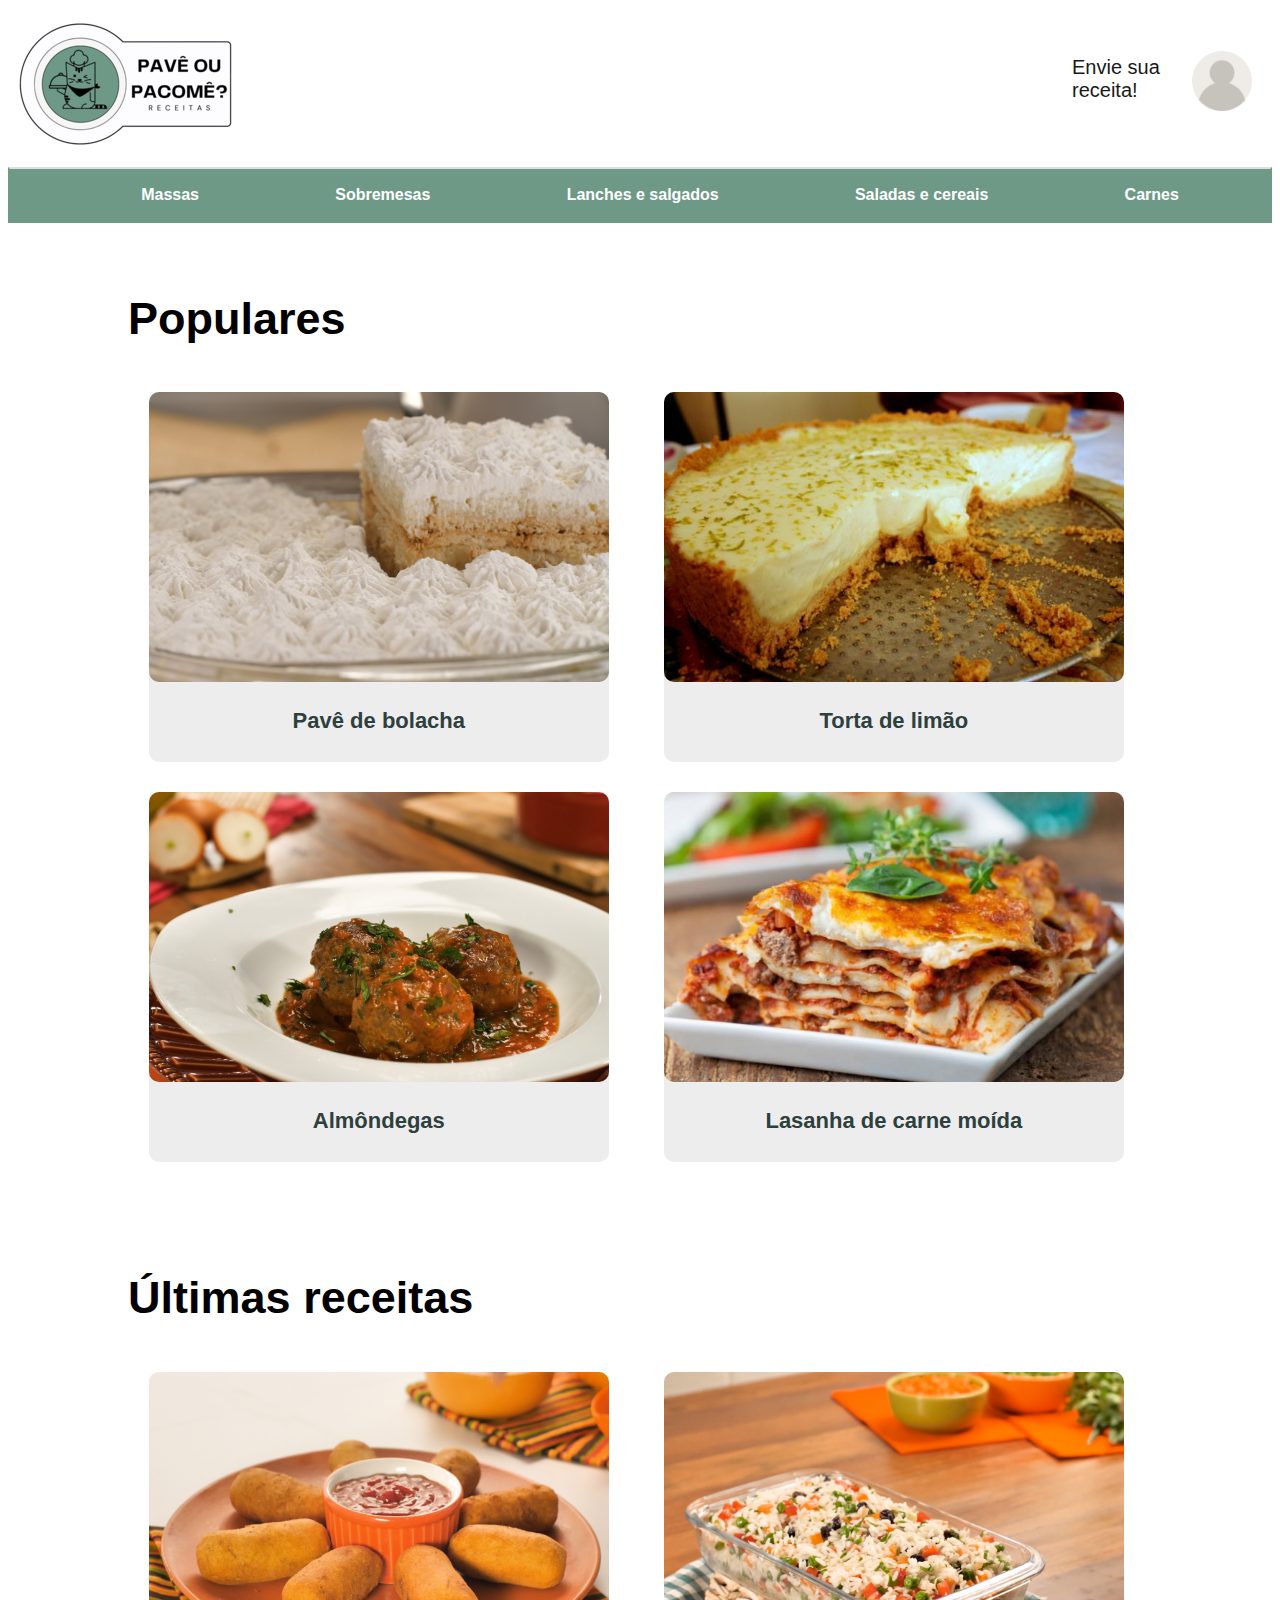
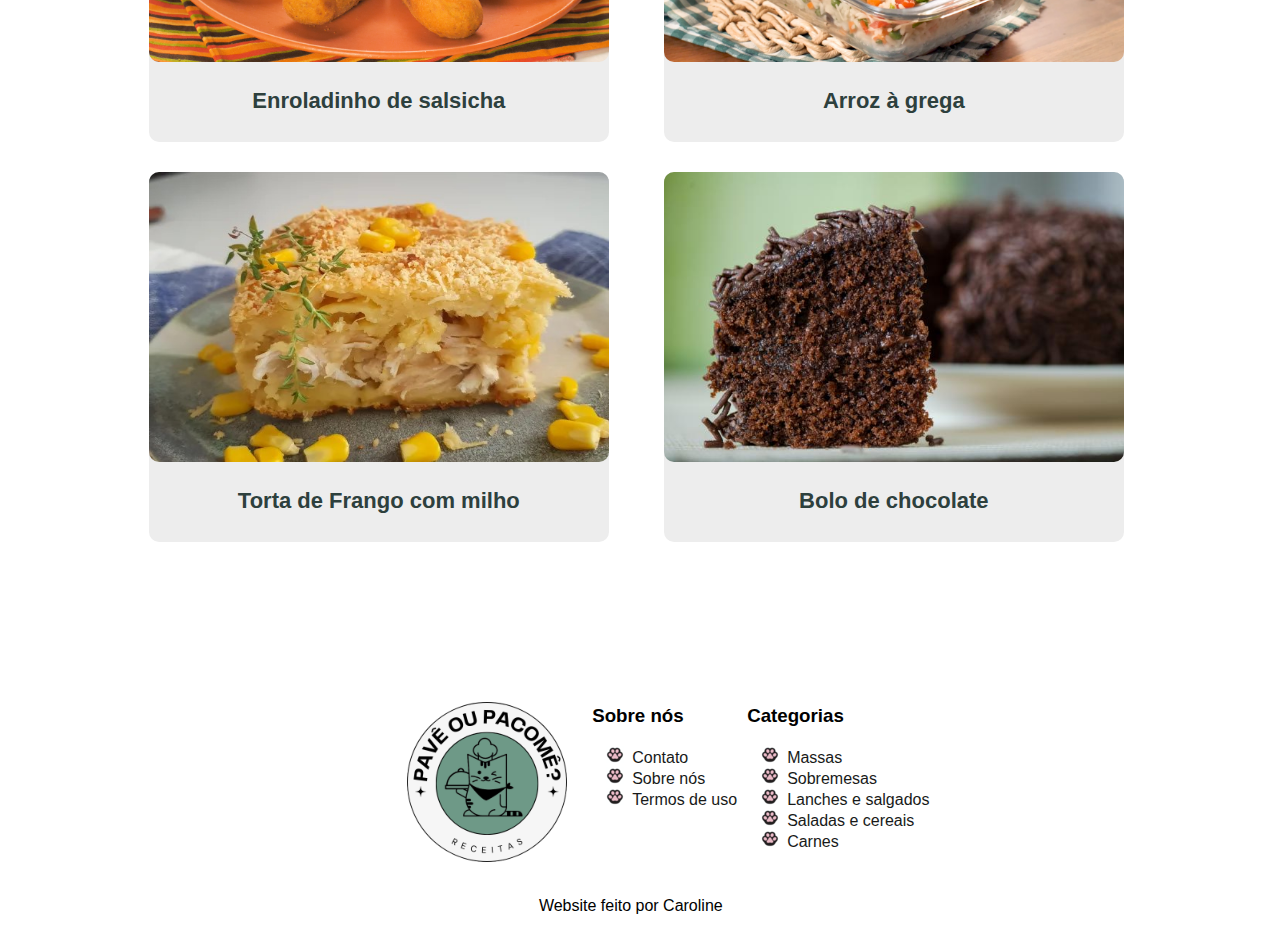
<file: index.html>
﻿<!DOCTYPE html>

<html lang="pt-br">
<head>
    <meta charset="utf-8" />
    <title>Pavê ou pacomê?</title>
	<link rel="stylesheet" href="css/principal.css">
</head>
<body>
   <header>
       <a href="index.html" ><img src="imagens/imgprinc.png" alt="Logo" id="menu"></a>
	   <p> <a href="login.html"><img src="imagens/conta.png" alt="Login" id="login"></a> </p>
	   <p id="envio"><a href="envio.html" >Envie sua receita!</a> </p>
       <nav class="clear">
	    <ul>
		  <li><a href="Massas/massas.html" class="n_links" >Massas</a> </li>
		  <li><a href="Sobremesas/sobremesas.html" class="n_links" >Sobremesas</a> </li>
		  <li><a href="lanesel/les.html" class="n_links" >Lanches e salgados</a> </li>
		  <li><a href="salecel/sec.html" class="n_links" >Saladas e cereais</a> </li>
		  <li><a href="Carnes/carnes.html" class="n_links" >Carnes</a></li>
		</ul>
	   </nav>
   </header>
   <main>
	   <h2>Populares</h2>
	   <section class="amostra">
		  <a href="Sobremesas/pave.html" class="a_cont" >
			<article> 
				<img src="imagens/pave.jpg" alt="Pavê" class="content" >	
				<p class="name" >Pavê de bolacha</p>
			</article>
		  </a>

		  <a href="Sobremesas/torta.html" class="a_cont" >
			<article> 
				<img src="imagens/limão.jpg" alt="Torta de limão" class="content" >	
				<p class="name" >Torta de limão</p>
			</article>
		  </a>

		  <a href="Carnes/almondegas.html" class="a_cont" >
			<article> 
				<img src="imagens/almondegas.jpg" alt="Almondegas" class="content" >
				<p class="name" >Almôndegas</p>
			</article>
		  </a>

		  <a href="Massas/lasanha.html" class="a_cont" >
			<article> 
				<img src="imagens/lasanha.jpg" alt="Lasanha" class="content" >	
				<p class="name" >Lasanha de carne moída</p>
			</article>
		  </a>
	   </section>
	   
	   <h2>Últimas receitas</h2>
	   <section class="amostra">
		  <a href="lanesel/enroladinho.html" class="a_cont" >
			<article> 
				<img src="imagens/enroladinho.jpg" alt="Enroladinho de salsicha" class="content" >			
				<p class="name" >Enroladinho de salsicha</p>
			</article>
		  </a>

		  <a href="salecel/arroz.html" class="a_cont" >
			<article> 
				<img src="imagens/arroz.jpg" alt="Arroz à grega" class="content" >		
				<p class="name" >Arroz à grega</p>
			</article>
		  </a>

		  <a href="Carnes/milho.html" class="a_cont" >
			<article> 
				<img src="imagens/torta.jpg" alt="Torta de Frango com milho" class="content" >	
				<p class="name" >Torta de Frango com milho</p>
			</article>
		  </a>

		  <a href="Sobremesas/bolo.html" class="a_cont" >
			<article> 
				<img src="imagens/bolo.jpg" alt="Bolo de chocolate" class="content" >	
				<p class="name" >Bolo de chocolate</p>
			</article>
		  </a>
	   </section>
   </main>
   
   <footer>
	   <section class="clear" >
       <img src="imagens/Logo.png" alt="Logo" id="rodape" >
	   </section>
	   
	   <section class="colunas" >
	      <h3>Sobre nós</h3>
		  <ul>
		    <li><a href="index.html">Contato</a></li>
			<li><a href="index.html">Sobre nós</a></li>
			<li><a href="index.html">Termos de uso</a></li>
		  <ul>
	   </section>
	   
	   <section class="colunas" >
	      <h3>Categorias</h3>
		  <ul>
			<li><a href="Massas/massas.html">Massas</a></li>
			<li><a href="Sobremesas/sobremesas.html">Sobremesas</a> </li>
			<li><a href="lanesel/les.html">Lanches e salgados</a></li>
			<li><a href="salecel/sec.html">Saladas e cereais</a> </li>
			<li><a href="Carnes/carnes.html">Carnes</a> </li>
		  <ul>
	   </section>
           <p id="creditos" >Website feito por Caroline</p>
   </footer>

</body>
</html>
</file>
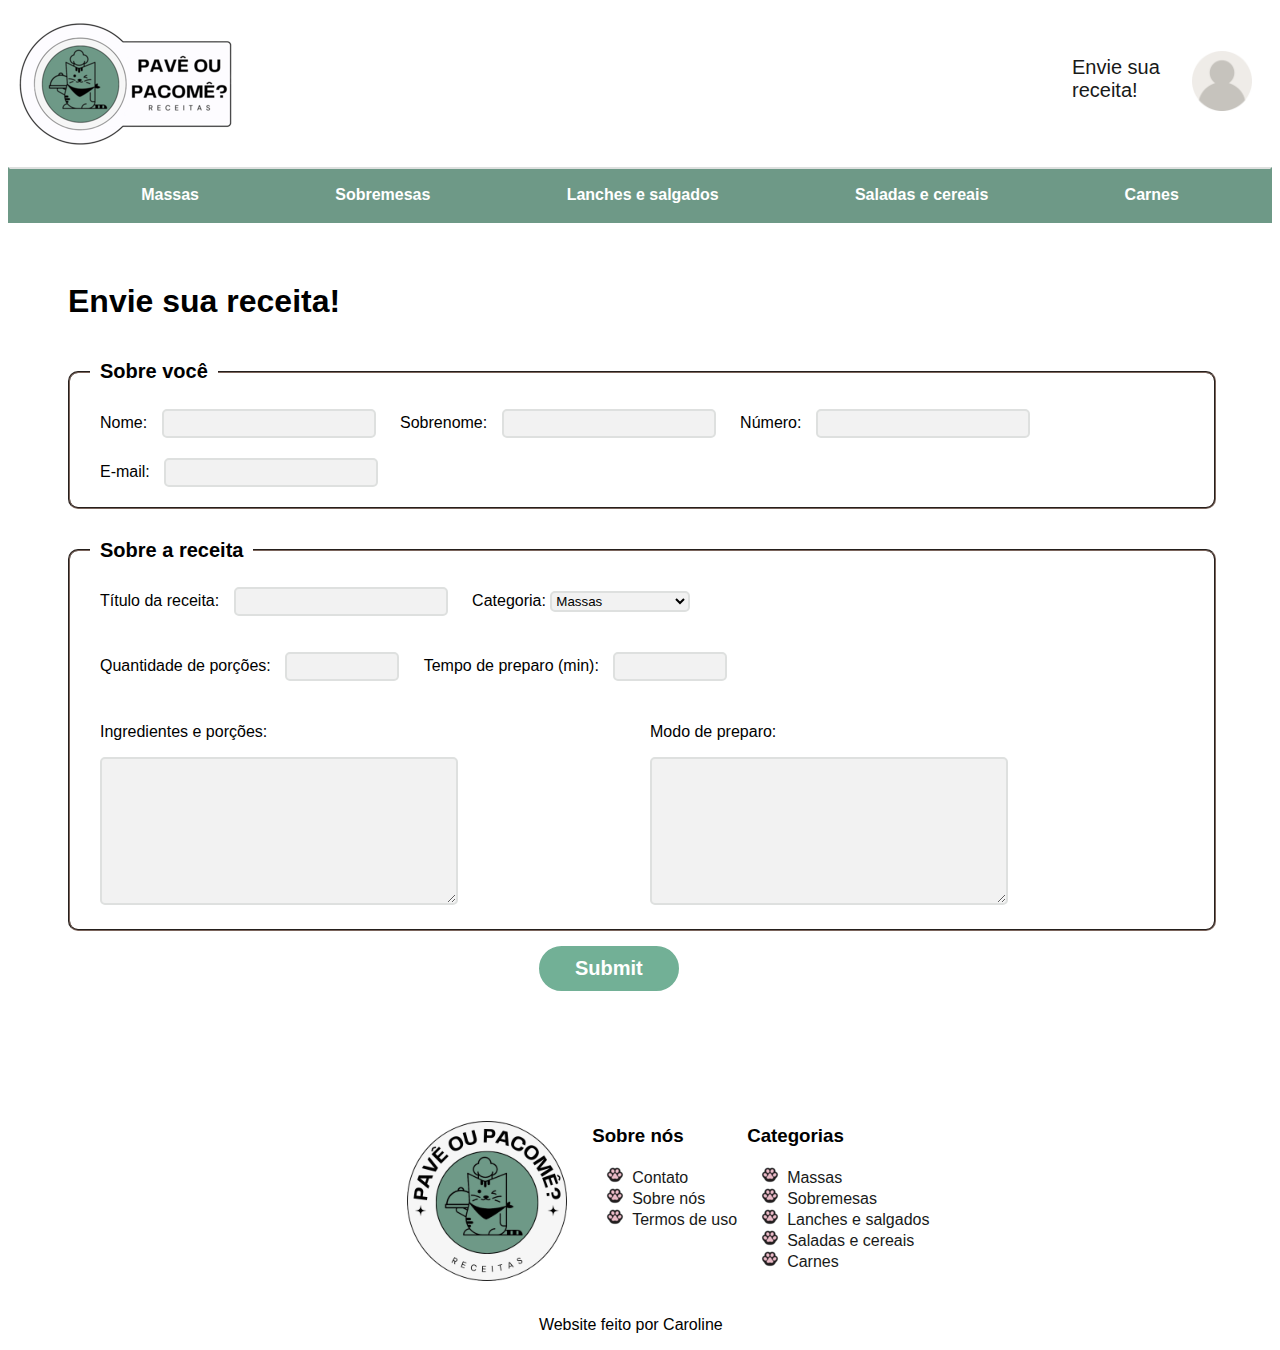
<file: envio.html>
<!DOCTYPE html>

<html lang="pt-br">
<head>
    <meta charset="utf-8" />
    <title>Pavê ou pacomê?</title>	
	<link rel="stylesheet" href="css/envios.css">
</head>
<body>
   <header>
       <a href="index.html" ><img src="imagens/imgprinc.png" alt="Logo" id="menu"></a>
	   <p> <a href="login.html"><img src="imagens/conta.png" alt="Login" id="login"></a> </p>
	   <p id="envio"><a href="envio.html" >Envie sua receita!</a> </p>
       <nav class="clear">
	    <ul>
		  <li><a href="Massas/massas.html" class="n_links" >Massas</a> </li>
		  <li><a href="Sobremesas/sobremesas.html" class="n_links" >Sobremesas</a> </li>
		  <li><a href="lanesel/les.html" class="n_links" >Lanches e salgados</a> </li>
		  <li><a href="salecel/sec.html" class="n_links" >Saladas e cereais</a> </li>
		  <li><a href="Carnes/carnes.html" class="n_links" >Carnes</a></li>
		</ul>
	   </nav>
   </header>
   
   <main>
    <h1>Envie sua receita!</h1>
    
	<form action="index.html">
	
	<fieldset>
	<legend>Sobre você</legend>
		<label for="nome">Nome:</label>
		<input type="text" name="nome" id="nome" maxlenght="20" required pattern="[aA-zZ\s]+$">
	
		<label for="sobrenome">Sobrenome:</label>
		<input type="text" name="sobrenome" id="sobrenome" maxlenght="50" required pattern="[aA-zZ\s]+$">
	
		<label for="numero">Número:</label>
		<input type="text" name="numero" id="numero" required pattern="[0-9]+$">
		<br>
		<label for="email">E-mail:</label>
		<input type="text" name="email" id="email" required pattern="[a-z0-9._%+-]+@[a-z0-9.-]+\.[a-z]{2,4}$" >
	</fieldset>
	
	<fieldset>
	<legend>Sobre a receita</legend>
		<label for="tit">Título da receita:</label>
		<input type="text" name="titulo" id="tit" required pattern="[aA-zZ\s]+$">
		
		<label for="">Categoria:</label>
		<select name="categoria" id="cat">
			<option>Massas</option>
			<option>Sobremesas</option>
			<option>Lanches e salgados</option>
			<option>Saladas e cereais</option>
			<option>Carnes</option>
		</select>

		<p>
		<label for="porc">Quantidade de porções:</label>
		<input type="text" name="porcoes" id="porc" class="numbers" required pattern="[0-9]+$">
	
		<label for="tempo">Tempo de preparo (min):</label>
		<input type="text" name="tempo" id="tempo" class="numbers" required pattern="[0-9]+$">
		</p>
		<div class="t_area" >
			<p>
			<label for="ip">Ingredientes e porções:</label>
			</p>
			<textarea name="ip" id="ip" required></textarea>
		</div>
		<div class="t_area" >
			<p>
			<label for="md">Modo de preparo:</label>
			</p>
			<textarea name="modo de preparo" id="md" required></textarea>
		</div>
	
	</fieldset>
	
	<input type="submit" id="submit" >
	</form>
   </main>
   
   
   <footer>
	   <section class="clear" >
       <img src="imagens/Logo.png" alt="Logo" id="rodape" >
	   </section>
	   
	   <section class="colunas" >
	      <h3>Sobre nós</h3>
		  <ul>
		    <li><a href="index.html">Contato</a></li>
			<li><a href="index.html">Sobre nós</a></li>
			<li><a href="index.html">Termos de uso</a></li>
		  <ul>
	   </section>
	   
	   <section class="colunas" >
	      <h3>Categorias</h3>
		  <ul>
			<li><a href="Massas/massas.html">Massas</a></li>
			<li><a href="Sobremesas/sobremesas.html">Sobremesas</a> </li>
			<li><a href="lanesel/les.html">Lanches e salgados</a></li>
			<li><a href="salecel/sec.html">Saladas e cereais</a> </li>
			<li><a href="Carnes/carnes.html">Carnes</a> </li>
		  <ul>
	   </section>
           <p id="creditos" >Website feito por Caroline</p>
   </footer>
   
</body>
</html>
</file>
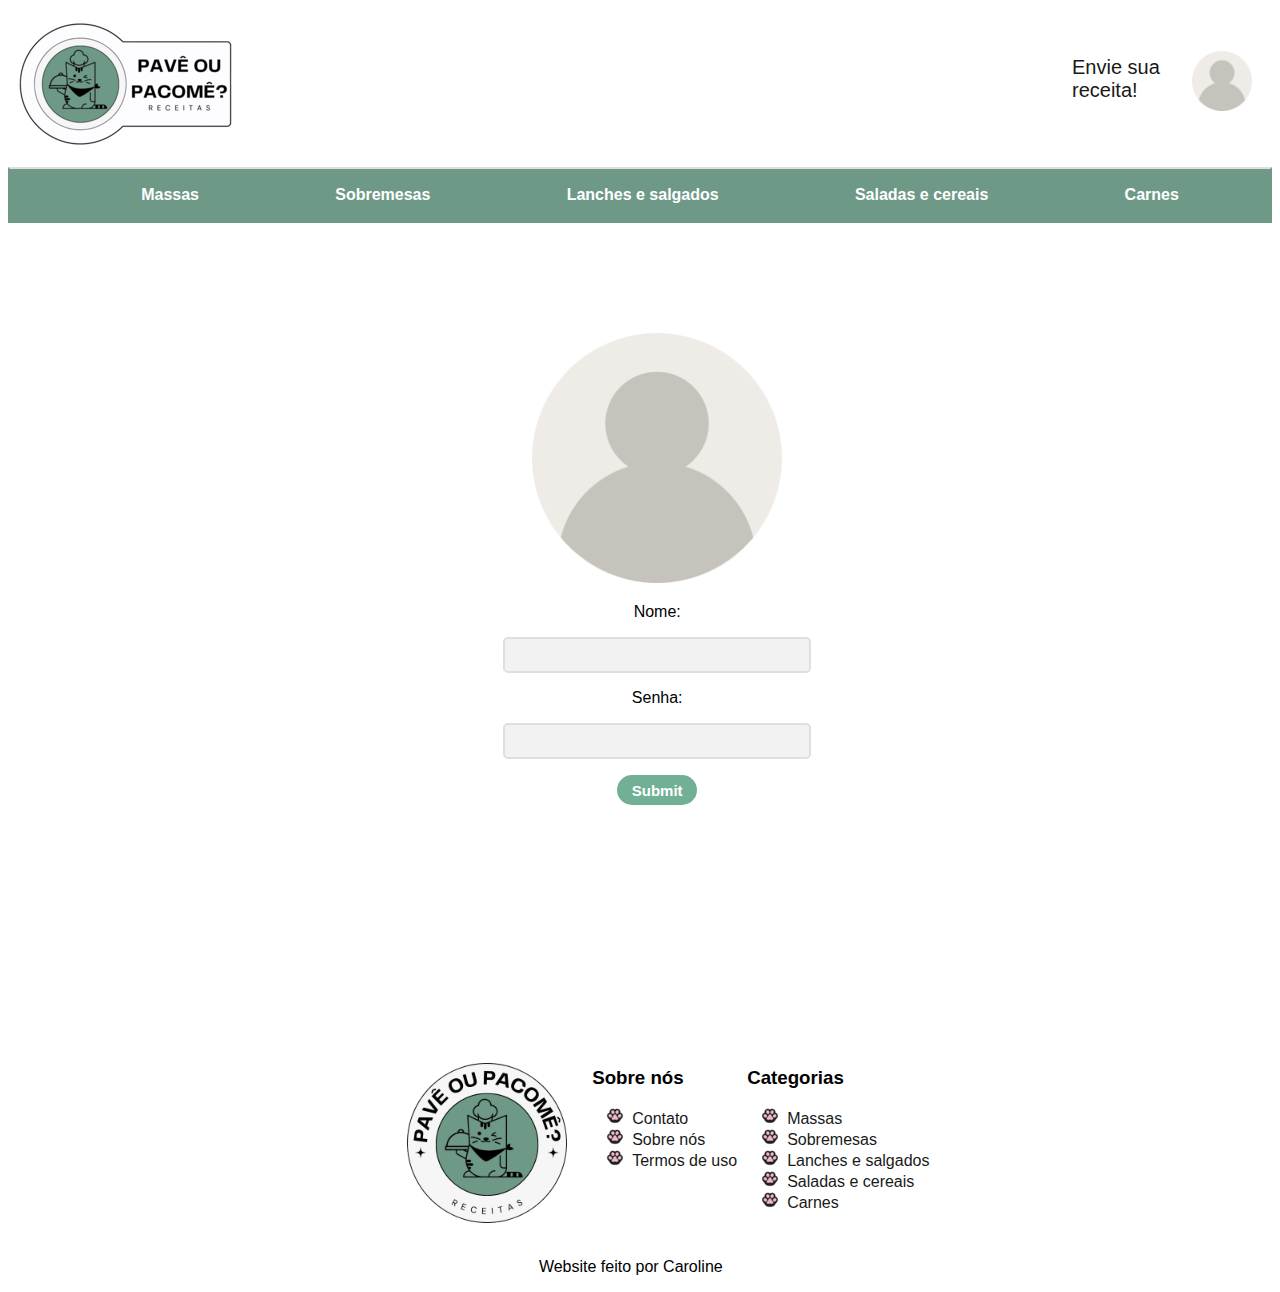
<file: login.html>
<!DOCTYPE html>

<html lang="pt-br">
<head>
    <meta charset="utf-8" />
    <title>Pavê ou pacomê?</title>	
	<link rel="stylesheet" href="css/login.css">
</head>
<body>
   <header>
       <a href="index.html" ><img src="imagens/imgprinc.png" alt="Logo" id="menu"></a>
	   <p> <a href="login.html"><img src="imagens/conta.png" alt="Login" id="login"></a> </p>
	   <p id="envio"><a href="envio.html" >Envie sua receita!</a> </p>
       <nav class="clear">
	    <ul>
		  <li><a href="Massas/massas.html" class="n_links" >Massas</a> </li>
		  <li><a href="Sobremesas/sobremesas.html" class="n_links" >Sobremesas</a> </li>
		  <li><a href="lanesel/les.html" class="n_links" >Lanches e salgados</a> </li>
		  <li><a href="salecel/sec.html" class="n_links" >Saladas e cereais</a> </li>
		  <li><a href="Carnes/carnes.html" class="n_links" >Carnes</a></li>
		</ul>
	   </nav>
   </header>
   
   <main>
   <section class="login" >
    <img src="imagens/conta.png" alt="conta" id="conta" >
    <form action="index.html">
	  <p><label for="nome">Nome:</label></p>
	  <input type="text" name="nome" id="nome" maxlenght="60" required pattern="[aA-zZ\s]+$">
	  
	  <p><label for="nome">Senha:</label></p>
	  <input type="password" name="nome" id="nome" maxlenght="60" required">
	  
	  <p><input type="submit" id="submit" ></p>
	</form>
   </section>
   </main>
   
   <footer>
	   <section class="clear" >
       <img src="imagens/Logo.png" alt="Logo" id="rodape" >
	   </section>
	   
	   <section class="colunas" >
	      <h3>Sobre nós</h3>
		  <ul>
		    <li><a href="index.html">Contato</a></li>
			<li><a href="index.html">Sobre nós</a></li>
			<li><a href="index.html">Termos de uso</a></li>
		  <ul>
	   </section>
	   
	   <section class="colunas" >
	      <h3>Categorias</h3>
		  <ul>
			<li><a href="Massas/massas.html">Massas</a></li>
			<li><a href="Sobremesas/sobremesas.html">Sobremesas</a> </li>
			<li><a href="lanesel/les.html">Lanches e salgados</a></li>
			<li><a href="salecel/sec.html">Saladas e cereais</a> </li>
			<li><a href="Carnes/carnes.html">Carnes</a> </li>
		  <ul>
	   </section>
           <p id="creditos" >Website feito por Caroline</p>
   </footer>
   
</body>
</html>
</file>
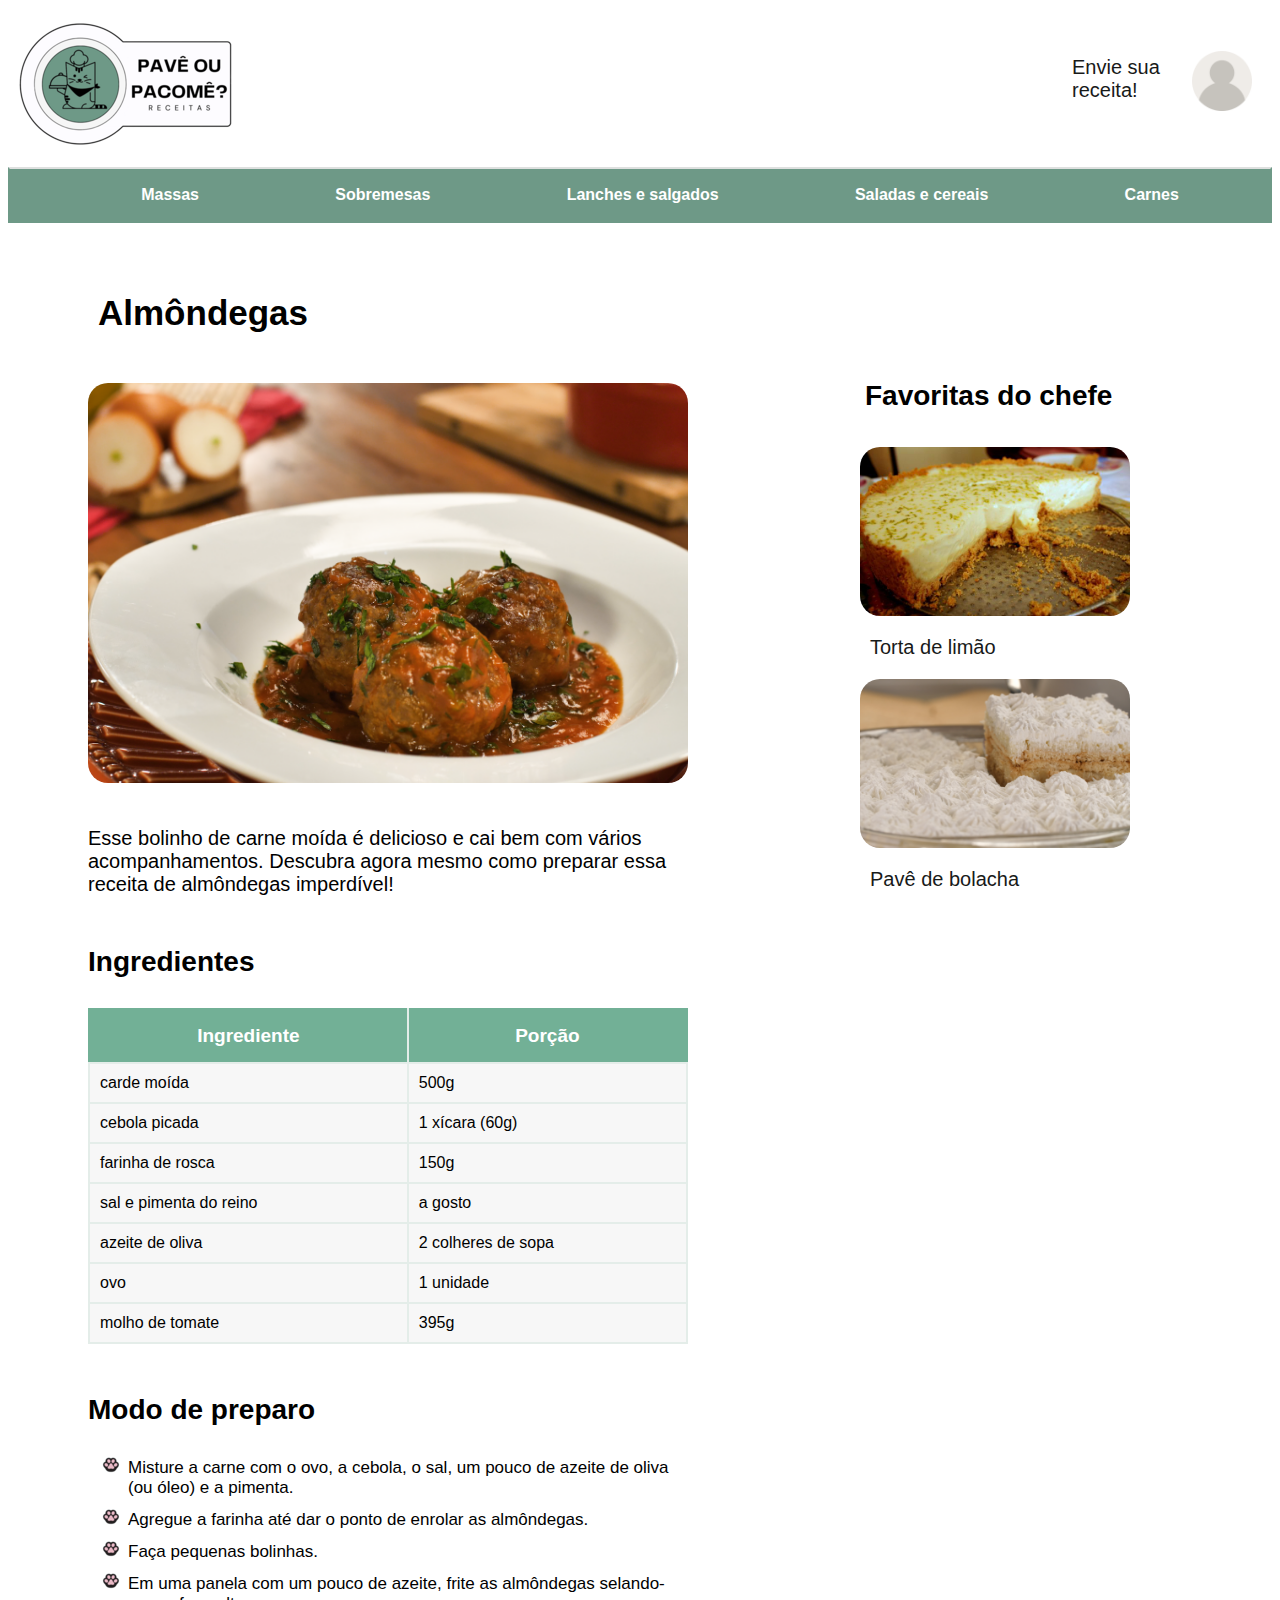
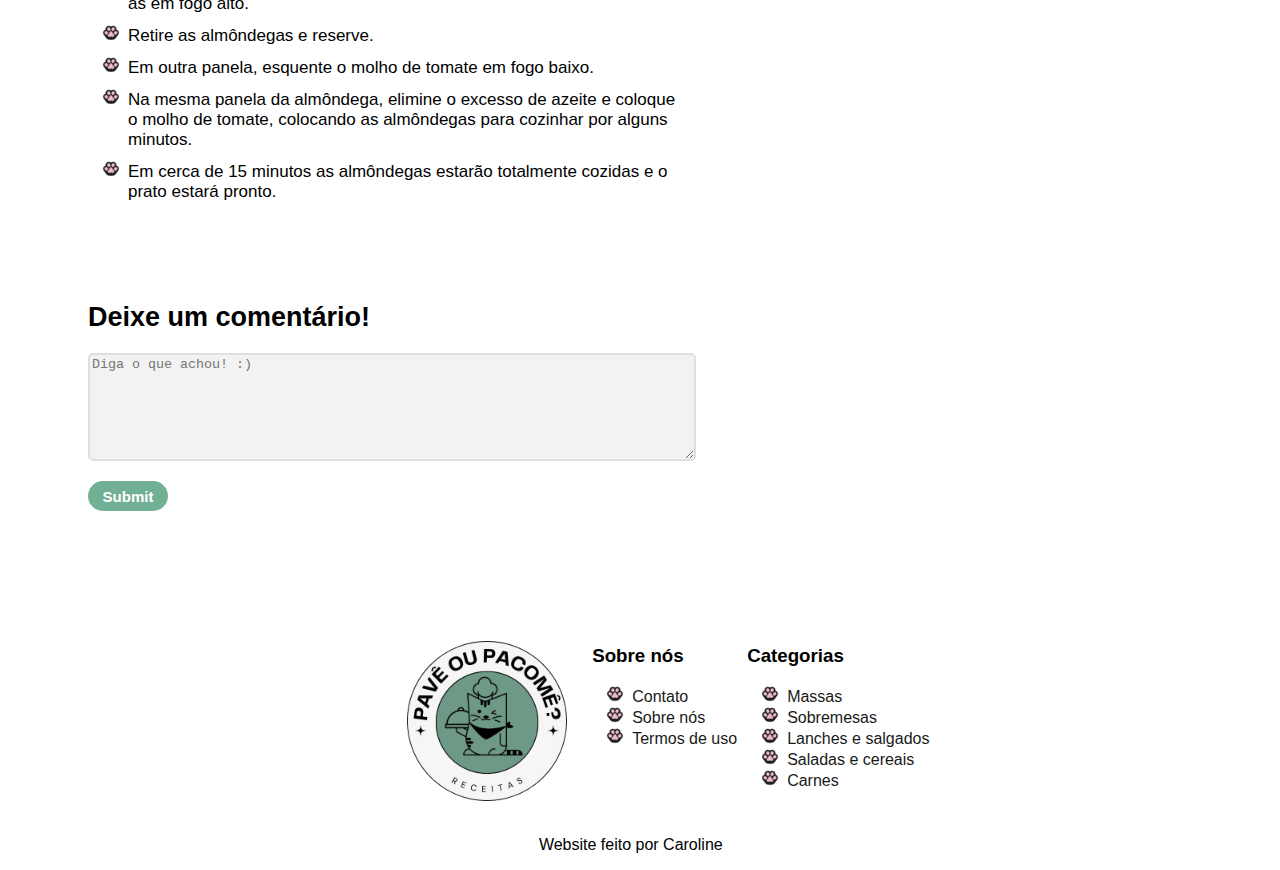
<file: Carnes/almondegas.html>
<!DOCTYPE html>

<html lang="pt-br">
<head>
    <meta charset="utf-8" />
    <title>Pavê ou pacomê?</title>	
	<link rel="stylesheet" href="../css/receita.css">
</head>
<body>
   <header>
       <a href="../index.html" > <img src="../imagens/imgprinc.png" alt="Logo" id="menu"></a>
	   <p> <a href="../login.html"><img src="../imagens/conta.png" alt="Login" id="login"></a> </p>
	   <p id="envio"><a href="../envio.html" >Envie sua receita!</a> </p>
       <nav class="clear">
	    <ul>
		  <li><a href="../Massas/massas.html" class="n_links" >Massas</a> </li>
		  <li><a href="../Sobremesas/sobremesas.html" class="n_links" >Sobremesas</a> </li>
		  <li><a href="../lanesel/les.html" class="n_links" >Lanches e salgados</a> </li>
		  <li><a href="../salecel/sec.html" class="n_links" >Saladas e cereais</a> </li>
		  <li><a href="../Carnes/carnes.html" class="n_links" >Carnes</a></li>
		</ul>
	   </nav>
   </header>
   
   <main>
       <section>
	      <h1>Almôndegas</h1>
		  <img src="../imagens/almondegas.jpg" alt="Almondegas" id="img_rec" >
		  <p id="desc" >Esse bolinho de carne moída é delicioso e cai bem com vários acompanhamentos. 
		  Descubra agora mesmo como preparar essa receita de almôndegas imperdível!</p>
	   </section>
	   
	   <section>
	      <h2>Ingredientes</h2>
	      <table>
          <tr>
            <th id="left" >Ingrediente</th>
	        <th id="right" >Porção</th>
          </tr>
          <tr>
            <td>carde moída</td>
	        <td>500g</td>
          </tr>
          <tr>
            <td>cebola picada</td>
	        <td>1 xícara (60g)</td>
          </tr>
          <tr>
            <td>farinha de rosca</td>
	        <td>150g</td>
          </tr>
		  <tr>
            <td>sal e pimenta do reino</td>
	        <td>a gosto</td>
          </tr>
		  <tr>
            <td>azeite de oliva</td>
	        <td>2 colheres de sopa</td>
          </tr>
		  <tr>
            <td>ovo</td>
	        <td>1 unidade</td>
          </tr>
		  <tr>
            <td>molho de tomate</td>
	        <td>395g</td>
          </tr>
          </table> 
	   </section>
	   
	   <section>
	      <h2>Modo de preparo</h2>
		  <ul id="inst" >
		    <li class="lista" >Misture a carne com o ovo, a cebola, o sal, um pouco de azeite de oliva (ou óleo) e a pimenta.</li>
			<li class="lista" >Agregue a farinha até dar o ponto de enrolar as almôndegas.</li>
			<li class="lista" >Faça pequenas bolinhas.</li>
			<li class="lista" >Em uma panela com um pouco de azeite, frite as almôndegas selando-as em fogo alto.</li>
			<li class="lista" >Retire as almôndegas e reserve.</li>
			<li class="lista" >Em outra panela, esquente o molho de tomate em fogo baixo.</li>
			<li class="lista" >Na mesma panela da almôndega, elimine o excesso de azeite e coloque o molho de tomate, colocando as almôndegas para cozinhar por alguns minutos.</li>
			<li class="lista" >Em cerca de 15 minutos as almôndegas estarão totalmente cozidas e o prato estará pronto.</li>
		  </ul>
	   </section>
	   
	   <section>
	      <h3 id="coment" >Deixe um comentário!</h3>
		  <form action="almondegas.html">
			<p>
			<textarea name="texto" id="texto" placeholder="Diga o que achou! :)"></textarea>
			</p>
			<input type="submit" >
			</form>
	   </section>
   </main>
   
   <aside>
       <section>
	   <h2 id="aside_h2" >Favoritas do chefe</h2>
		<a href="../Sobremesas/torta.html" class="a_aside" >
		  <article class="rec" >
		    <img src="../imagens/limão.jpg" alt="Torta de limão" class="imgaside" >
			<p class="asidetext" >Torta de limão</p>
		  </article>
		</a>
		  
		<a href="../Sobremesas/pave.html" class="a_aside" >
		  <article class="rec" >
		    <img src="../imagens/pave.jpg" alt="Pavê" class="imgaside" >
			<p class="asidetext" >Pavê de bolacha</p>
		  </article>
		</a>
	   </section>
   </aside>
   
   
   
   <footer>
	   <section class="clear" >
		<img src="../imagens/Logo.png" alt="Logo" id="rodape" >
	   </section>
	   
	   <section class="colunas" >
	      <h3>Sobre nós</h3>
		  <ul>
		    <li><a href="../index.html">Contato</a></li>
			<li><a href="../index.html">Sobre nós</a></li>
			<li><a href="../index.html">Termos de uso</a></li>
		  <ul>
	   </section>
	   
	   <section class="colunas" >
	      <h3>Categorias</h3>
		  <ul>
			<li><a href="../Massas/massas.html">Massas</a></li>
			<li><a href="../Sobremesas/sobremesas.html">Sobremesas</a> </li>
			<li><a href="../lanesel/les.html">Lanches e salgados</a></li>
			<li><a href="../salecel/sec.html">Saladas e cereais</a> </li>
			<li><a href="../Carnes/carnes.html">Carnes</a> </li>
		  <ul>
	   </section>
           <p id="creditos" >Website feito por Caroline</p>
   </footer>
   
</body>
</html>
</file>
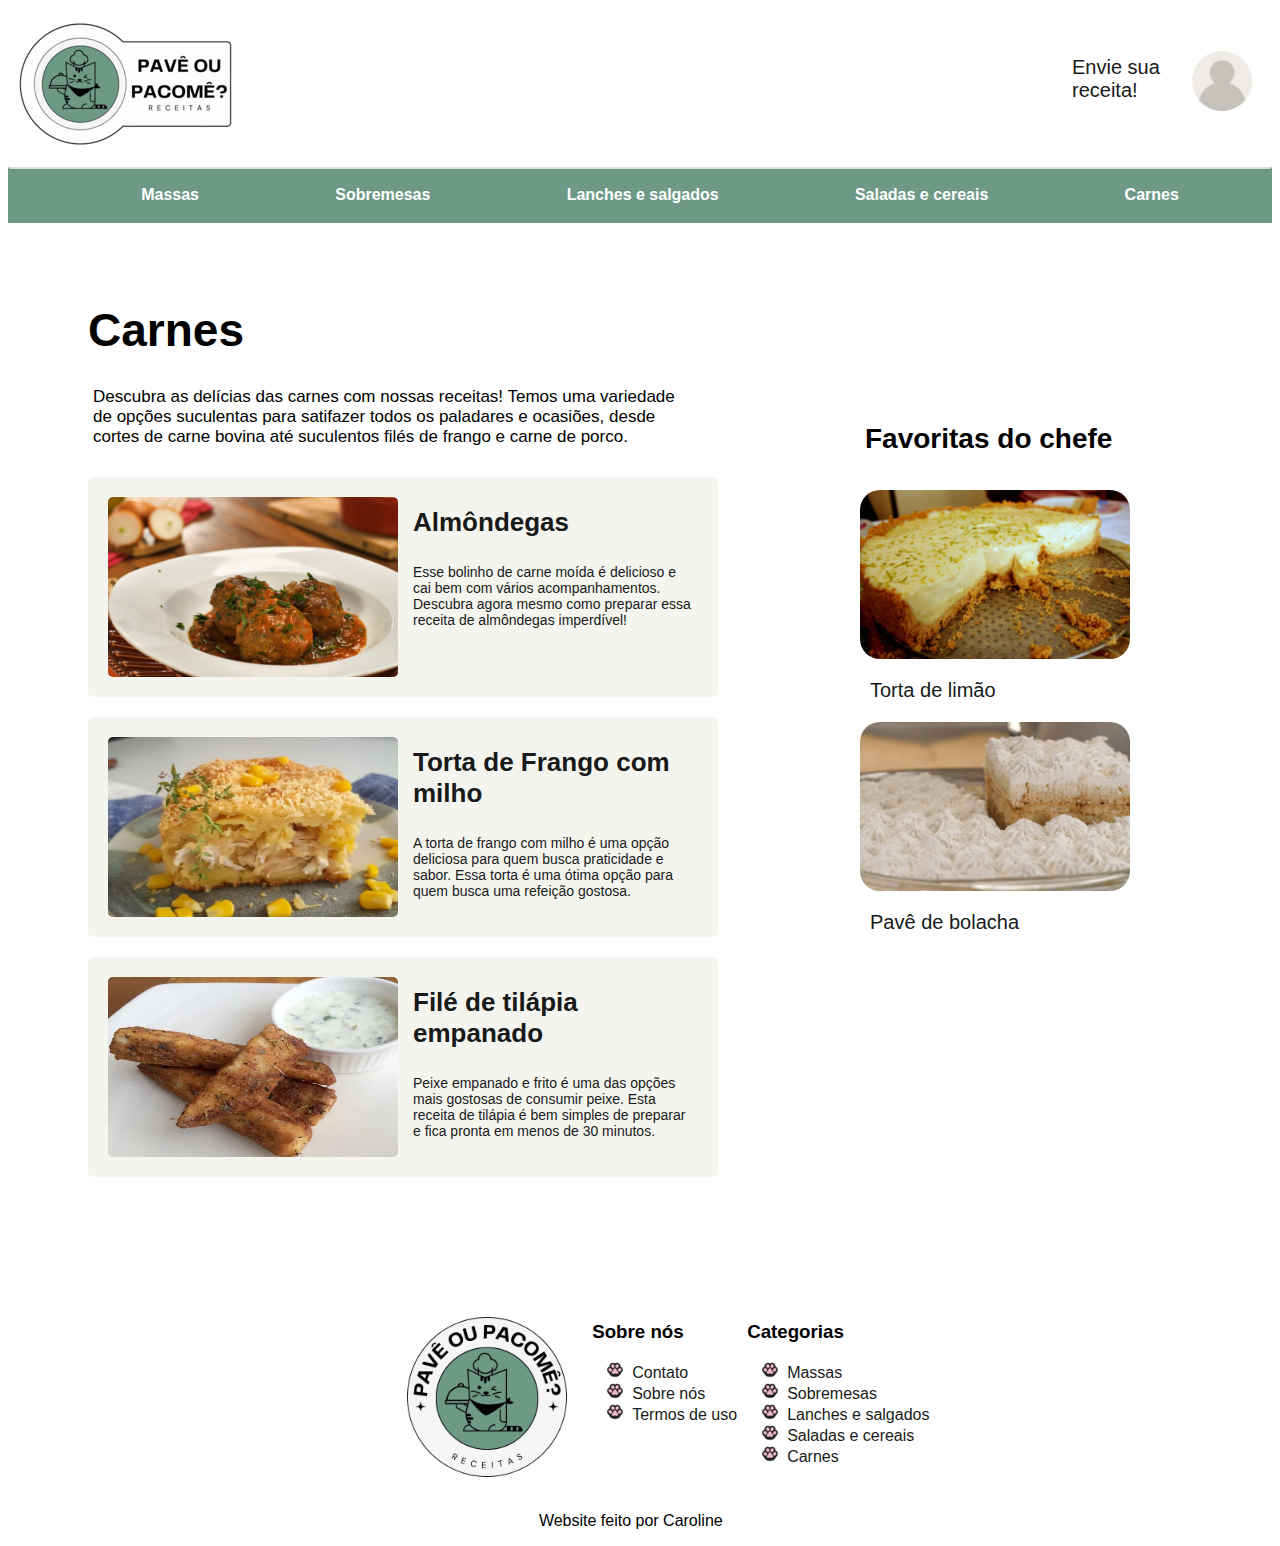
<file: Carnes/carnes.html>
<!DOCTYPE html>

<html lang="pt-br">
<head>
    <meta charset="utf-8" />
    <title>Pavê ou pacomê?</title>
	<link rel="stylesheet" href="../css/categorias.css">
</head>
<body>
   <header>
       <a href="../index.html" > <img src="../imagens/imgprinc.png" alt="Logo" id="menu"></a>
	   <p> <a href="../login.html"><img src="../imagens/conta.png" alt="Login" id="login"></a> </p>
	   <p id="envio"><a href="../envio.html" >Envie sua receita!</a> </p>
       <nav class="clear">
	    <ul>
		  <li><a href="../Massas/massas.html" class="n_links" >Massas</a> </li>
		  <li><a href="../Sobremesas/sobremesas.html" class="n_links" >Sobremesas</a> </li>
		  <li><a href="../lanesel/les.html" class="n_links" >Lanches e salgados</a> </li>
		  <li><a href="../salecel/sec.html" class="n_links" >Saladas e cereais</a> </li>
		  <li><a href="../Carnes/carnes.html" class="n_links" >Carnes</a></li>
		</ul>
	   </nav>
   </header>
   
   <main>
       <section>
	      <h1>Carnes</h1>
		  <p id="desc" >Descubra as delícias das carnes com nossas receitas! Temos uma variedade de opções suculentas
		  para satifazer todos os paladares e ocasiões, desde cortes de carne bovina até suculentos
		  filés de frango e carne de porco.</p>
	   </section>
	   <section>	 
		  <a href='almondegas.html' class="a_rec" >
			<article class="receita" > 
				<img src="../imagens/almondegas.jpg" alt="Almondegas" class="img_rec" >
				<div class="sobre" >
					<p class="nome" >Almôndegas</p>
					<p class="desc_rec" >Esse bolinho de carne moída é delicioso e cai bem com vários acompanhamentos. 
					Descubra agora mesmo como preparar essa receita de almôndegas imperdível!</p>
				</div>
			</article>
		  </a>
		  
		  <a href='milho.html' class="a_rec" >
			<article class="receita" > 
				<img src="../imagens/torta.jpg" alt="Torta de Frango com milho" class="img_rec" >
				<div class="sobre" >
					<p class="nome" >Torta de Frango com milho</p>
					<p class="desc_rec" >A torta de frango com milho é uma opção deliciosa para quem busca praticidade e sabor.
		  			Essa torta é uma ótima opção para quem busca uma refeição gostosa. </p>
				</div>
			</article>
		  </a>

		  <a href='tilapia.html' class="a_rec" >
			<article class="receita" > 
				<img src="../imagens/tilapia.jpg" alt="Tilápia" class="img_rec" >
				<div class="sobre" >
					<p class="nome" >Filé de tilápia empanado</p>
					<p class="desc_rec" >Peixe empanado e frito é uma das opções mais gostosas de consumir peixe.
		   			Esta receita de tilápia é bem simples de preparar e fica pronta em menos de 30 minutos.</p>
				</div>
			</article>
		  </a>
	   </section>
   </main>
   
   <aside>
       <section>
	   <h2 id="aside_h2" >Favoritas do chefe</h2>
		<a href="../Sobremesas/torta.html" class="a_aside" >
		  <article class="rec" >
		    <img src="../imagens/limão.jpg" alt="Torta de limão" class="imgaside" >
			<p class="asidetext" >Torta de limão</p>
		  </article>
		</a>
		  
		<a href="../Sobremesas/pave.html" class="a_aside" >
		  <article class="rec" >
		    <img src="../imagens/pave.jpg" alt="Pavê" class="imgaside" >
			<p class="asidetext" >Pavê de bolacha</p>
		  </article>
		</a>
	   </section>
   </aside>
   
   <footer>
	   <section class="clear" >
       <img src="../imagens/Logo.png" alt="Logo" id="rodape" >
	   </section>
	   
	   <section class="colunas" >
	      <h3>Sobre nós</h3>
		  <ul>
		    <li><a href="../index.html">Contato</a></li>
			<li><a href="../index.html">Sobre nós</a></li>
			<li><a href="../index.html">Termos de uso</a></li>
		  <ul>
	   </section>
	   
	   <section class="colunas" >
	      <h3>Categorias</h3>
		  <ul>
			<li><a href="../Massas/massas.html">Massas</a></li>
			<li><a href="../Sobremesas/sobremesas.html">Sobremesas</a> </li>
			<li><a href="../lanesel/les.html">Lanches e salgados</a></li>
			<li><a href="../salecel/sec.html">Saladas e cereais</a> </li>
			<li><a href="../Carnes/carnes.html">Carnes</a> </li>
		  <ul>
	   </section>
           <p id="creditos" >Website feito por Caroline</p>
   </footer>
 
</body>
</html>
</file>
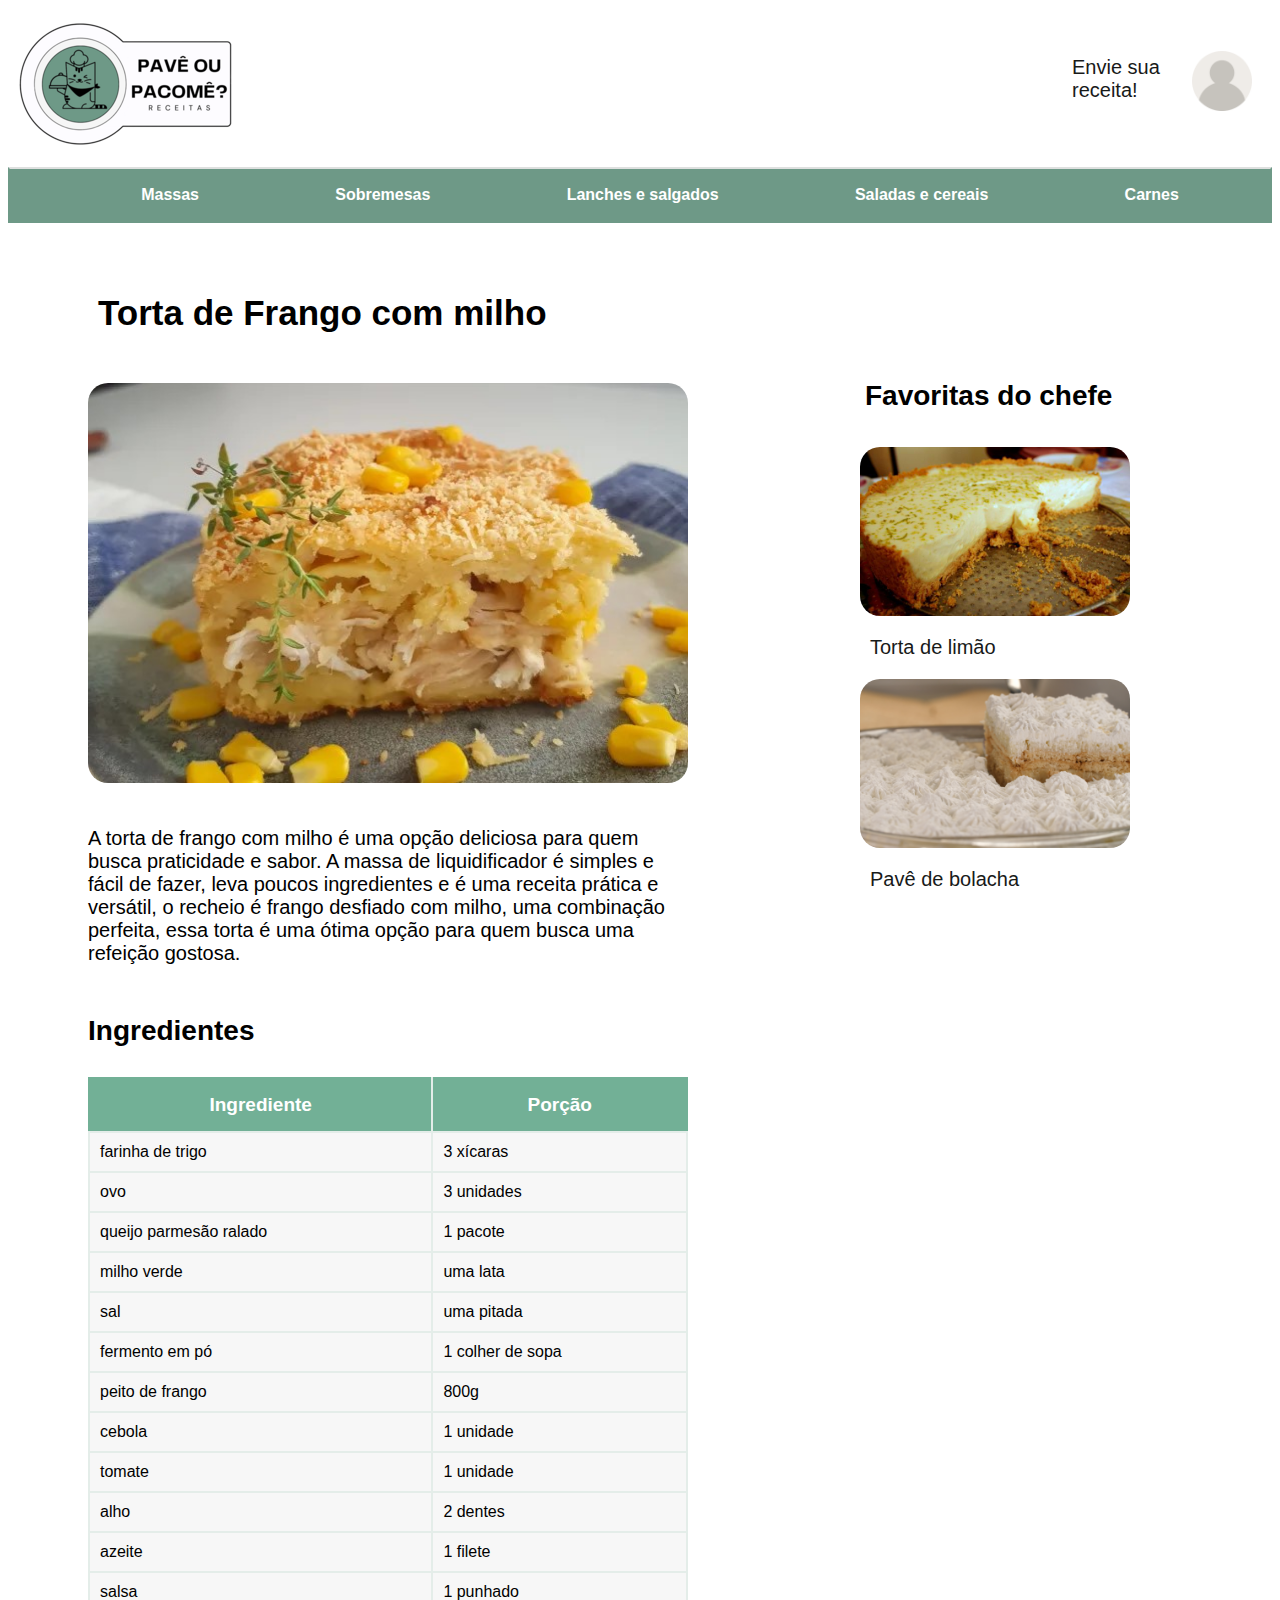
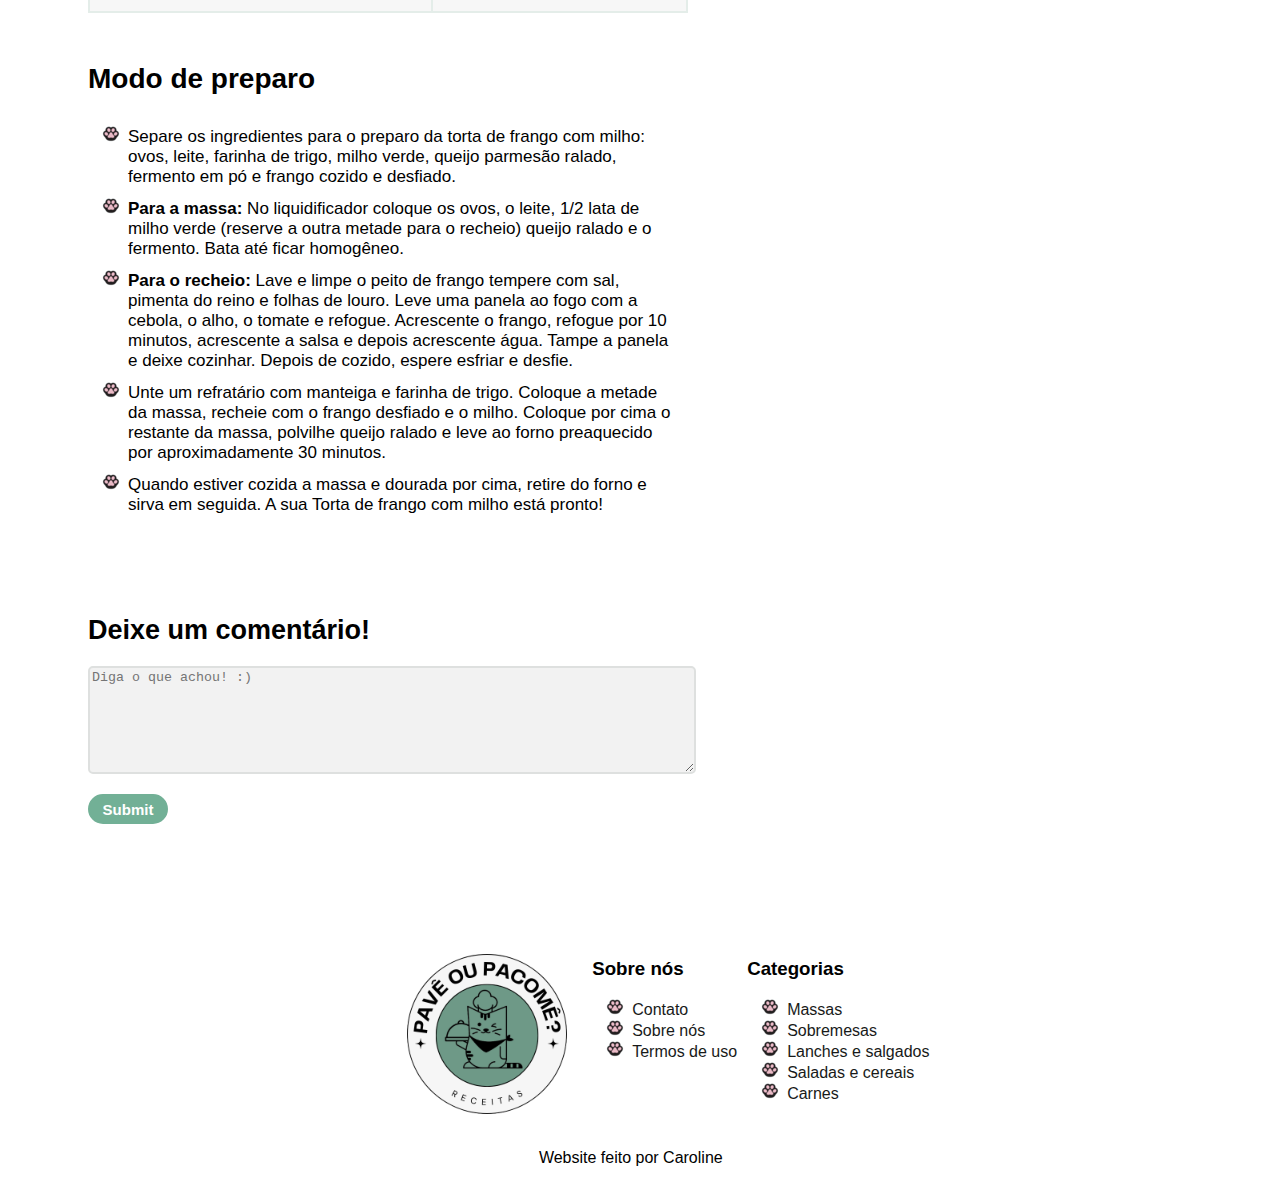
<file: Carnes/milho.html>
<!DOCTYPE html>

<html lang="pt-br">
<head>
    <meta charset="utf-8" />
    <title>Pavê ou pacomê?</title>
	<link rel="stylesheet" href="../css/receita.css">
</head>
<body>
   <header>
       <a href="../index.html" > <img src="../imagens/imgprinc.png" alt="Logo" id="menu"></a>
	   <p> <a href="../login.html"><img src="../imagens/conta.png" alt="Login" id="login"></a> </p>
	   <p id="envio"><a href="../envio.html" >Envie sua receita!</a> </p>
       <nav class="clear">
	    <ul>
		  <li><a href="../Massas/massas.html" class="n_links" >Massas</a> </li>
		  <li><a href="../Sobremesas/sobremesas.html" class="n_links" >Sobremesas</a> </li>
		  <li><a href="../lanesel/les.html" class="n_links" >Lanches e salgados</a> </li>
		  <li><a href="../salecel/sec.html" class="n_links" >Saladas e cereais</a> </li>
		  <li><a href="../Carnes/carnes.html" class="n_links" >Carnes</a></li>
		</ul>
	   </nav>
   </header>
   
   <main>
       <section>
	      <h1>Torta de Frango com milho</h1>
		  <img src="../imagens/torta.jpg" alt="Torta de Frango com milho" id="img_rec" >
		  <p id="desc" >A torta de frango com milho é uma opção deliciosa para quem busca praticidade e sabor.
		  A massa de liquidificador é simples e fácil de fazer, leva poucos ingredientes e é uma receita
		  prática e versátil, o recheio é frango desfiado com milho, uma combinação perfeita, essa torta
		  é uma ótima opção para quem busca uma refeição gostosa.</p>
	   </section>
	   
	   <section>
	      <h2>Ingredientes</h2>
	      <table>
          <tr>
            <th id="left" >Ingrediente</th>
	        <th id="right" >Porção</th>
          </tr>
          <tr>
            <td>farinha de trigo</td>
	        <td>3 xícaras</td>
          </tr>
          <tr>
            <td>ovo</td>
	        <td>3 unidades</td>
          </tr>
          <tr>
            <td>queijo parmesão ralado</td>
	        <td>1 pacote</td>
          </tr>
		  <tr>
            <td>milho verde</td>
	        <td>uma lata</td>
          </tr>
		  <tr>
            <td>sal</td>
	        <td>uma pitada</td>
          </tr>
		  <tr>
            <td>fermento em pó</td>
	        <td>1 colher de sopa</td>
          </tr>
		  <tr>
            <td>peito de frango</td>
	        <td>800g</td>
          </tr>
		  <tr>
            <td>cebola</td>
	        <td>1 unidade</td>
          </tr>
		  <tr>
            <td>tomate</td>
	        <td>1 unidade</td>
          </tr>
		  <tr>
            <td>alho</td>
	        <td>2 dentes</td>
          </tr>
		  <tr>
            <td>azeite</td>
	        <td>1 filete</td>
          </tr>
		  <tr>
            <td>salsa</td>
	        <td>1 punhado</td>
          </tr>
          </table> 
	   </section>
	   
	   <section>
	      <h2>Modo de preparo</h2>
		  <ul id="inst" >
		    <li class="lista" >Separe os ingredientes para o preparo da torta de frango com milho: ovos, leite, farinha
			de trigo, milho verde, queijo parmesão ralado, fermento em pó e frango cozido e desfiado.</li>
			<li class="lista" ><b>Para a massa:</b> No liquidificador coloque os ovos, o leite, 1/2 lata de milho verde
			(reserve a outra metade para o recheio) queijo ralado e o fermento. Bata até ficar homogêneo.</li>
			<li class="lista" ><b>Para o recheio:</b> Lave e limpe o peito de frango tempere com sal, pimenta do reino
			e folhas de louro. Leve uma panela ao fogo com a cebola, o alho, o tomate e refogue. Acrescente
			o frango, refogue por 10 minutos, acrescente a salsa e depois acrescente água. Tampe a panela e
			deixe cozinhar. Depois de cozido, espere esfriar e desfie.</li>
			<li class="lista" >Unte um refratário com manteiga e farinha de trigo. Coloque a metade da massa, recheie com o
			frango desfiado e o milho. Coloque por cima o restante da massa, polvilhe queijo ralado e leve ao
			forno preaquecido por aproximadamente 30 minutos.</li>
			<li class="lista" >Quando estiver cozida a massa e dourada por cima, retire do forno e sirva em seguida. A sua Torta
			de frango com milho está pronto!</li>
		  </ul>
	   </section>
	   
	   <section>
	      <h3 id="coment" >Deixe um comentário!</h3>
		  <form action="milho.html">
			<p>
			<textarea name="texto" id="texto" placeholder="Diga o que achou! :)"></textarea>
			</p>
			<input type="submit" >
			</form>
	   </section>
   </main>

   <aside>
       <section>
	   <h2 id="aside_h2" >Favoritas do chefe</h2>
		<a href="../Sobremesas/torta.html" class="a_aside" >
		  <article class="rec" >
		    <img src="../imagens/limão.jpg" alt="Torta de limão" class="imgaside" >
			<p class="asidetext" >Torta de limão</p>
		  </article>
		</a>
		  
		<a href="../Sobremesas/pave.html" class="a_aside" >
		  <article class="rec" >
		    <img src="../imagens/pave.jpg" alt="Pavê" class="imgaside" >
			<p class="asidetext" >Pavê de bolacha</p>
		  </article>
		</a>
	   </section>
   </aside>

   <footer>
	   <section class="clear" >
		<img src="../imagens/Logo.png" alt="Logo" id="rodape" >
	   </section>
	   
	   <section class="colunas" >
	      <h3>Sobre nós</h3>
		  <ul>
		    <li><a href="../index.html">Contato</a></li>
			<li><a href="../index.html">Sobre nós</a></li>
			<li><a href="../index.html">Termos de uso</a></li>
		  <ul>
	   </section>
	   
	   <section class="colunas" >
	      <h3>Categorias</h3>
		  <ul>
			<li><a href="../Massas/massas.html">Massas</a></li>
			<li><a href="../Sobremesas/sobremesas.html">Sobremesas</a> </li>
			<li><a href="../lanesel/les.html">Lanches e salgados</a></li>
			<li><a href="../salecel/sec.html">Saladas e cereais</a> </li>
			<li><a href="../Carnes/carnes.html">Carnes</a> </li>
		  <ul>
	   </section>
           <p id="creditos" >Website feito por Caroline</p>
   </footer>
   
</body>
</html>
</file>
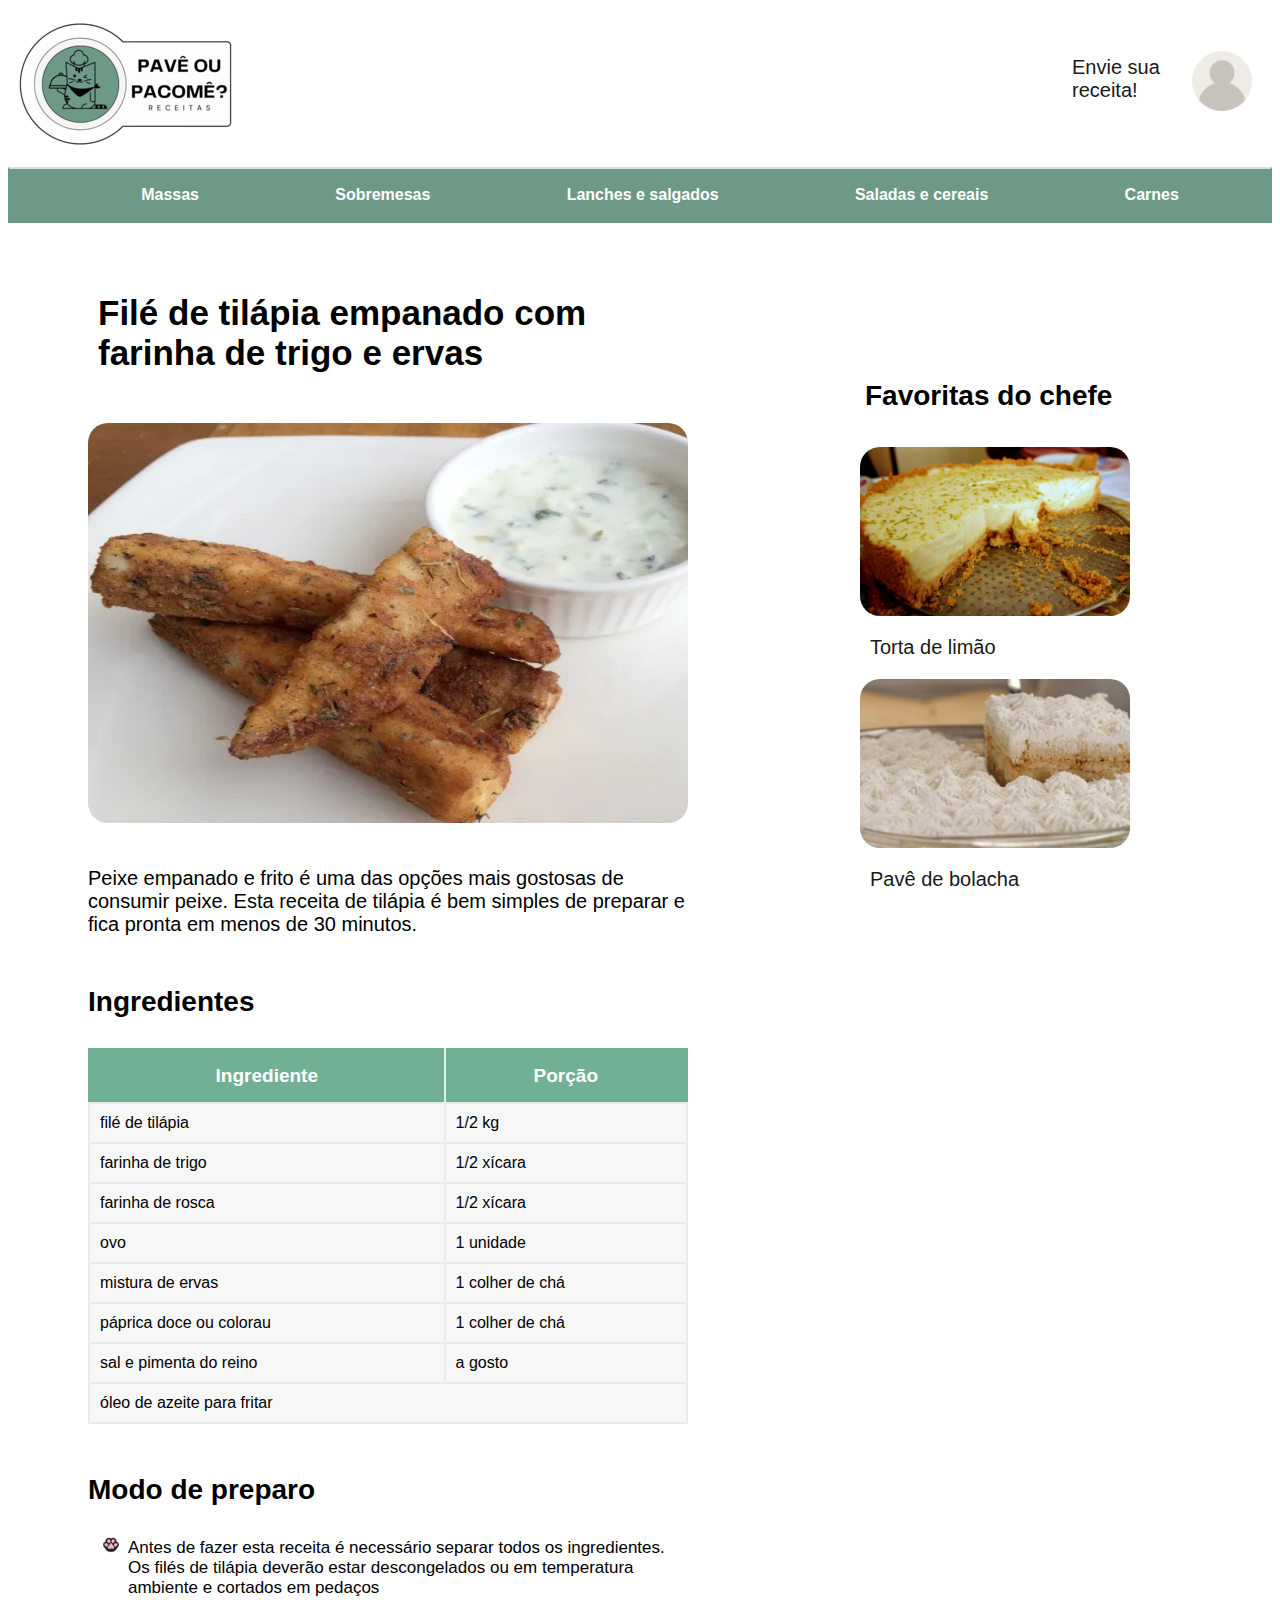
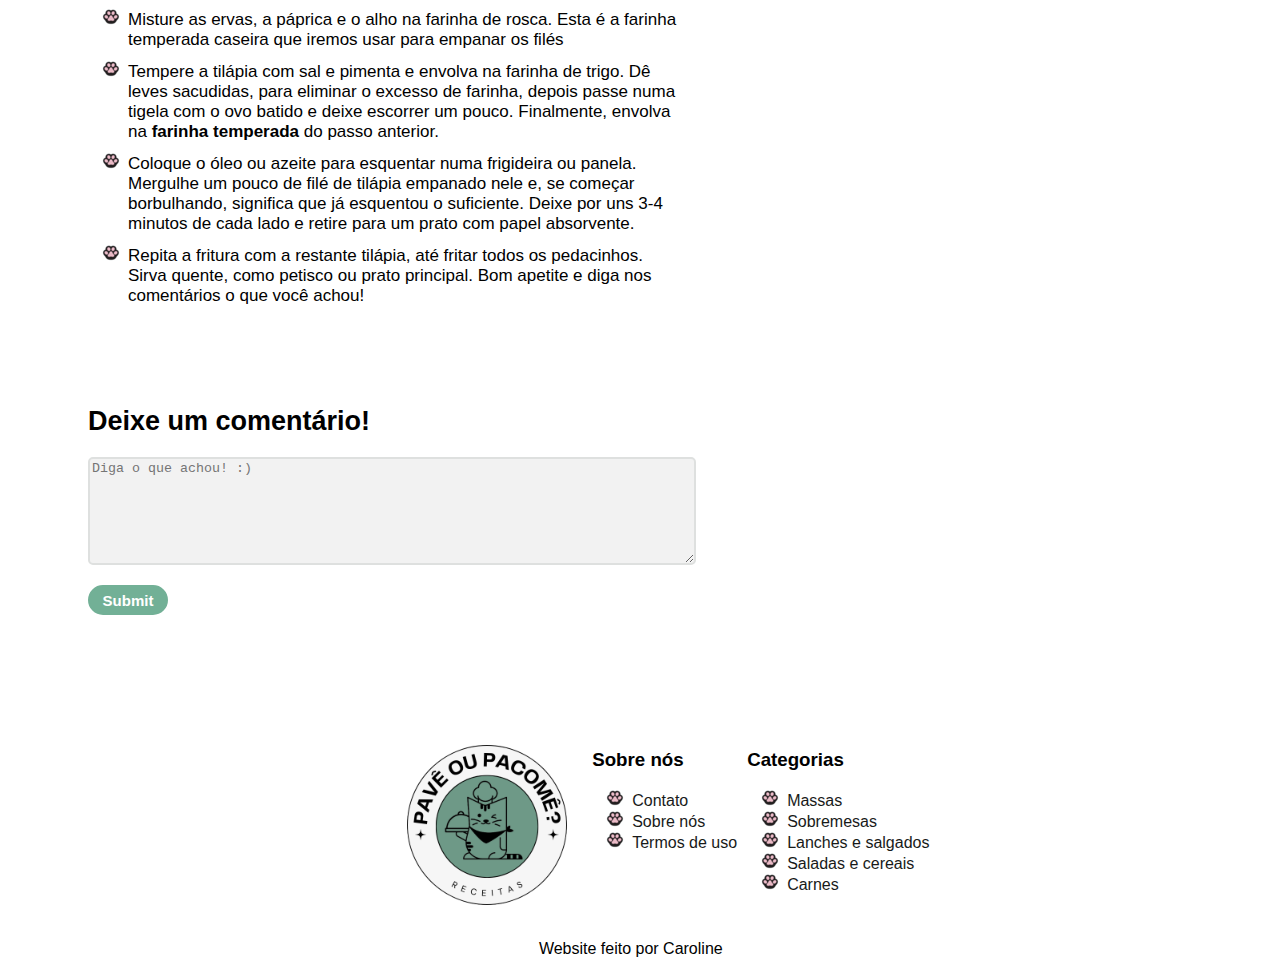
<file: Carnes/tilapia.html>
<!DOCTYPE html>

<html lang="pt-br">
<head>
    <meta charset="utf-8" />
    <title>Pavê ou pacomê?</title>
	<link rel="stylesheet" href="../css/receita.css">
</head>
<body>
   <header>
       <a href="../index.html" > <img src="../imagens/imgprinc.png" alt="Logo" id="menu"></a>
	   <p> <a href="../login.html"><img src="../imagens/conta.png" alt="Login" id="login"></a> </p>
	   <p id="envio"><a href="../envio.html" >Envie sua receita!</a> </p>
       <nav class="clear">
	    <ul>
		  <li><a href="../Massas/massas.html" class="n_links" >Massas</a> </li>
		  <li><a href="../Sobremesas/sobremesas.html" class="n_links" >Sobremesas</a> </li>
		  <li><a href="../lanesel/les.html" class="n_links" >Lanches e salgados</a> </li>
		  <li><a href="../salecel/sec.html" class="n_links" >Saladas e cereais</a> </li>
		  <li><a href="../Carnes/carnes.html" class="n_links" >Carnes</a></li>
		</ul>
	   </nav>
   </header>
   
   <main>
       <section>
	      <h1>Filé de tilápia empanado com farinha de trigo e ervas</h1>
		  <img src="../imagens/tilapia.jpg" alt="Tilápia" id="img_rec" >
		  <p id="desc" >Peixe empanado e frito é uma das opções mais gostosas de consumir peixe.
		   Esta receita de tilápia é bem simples de preparar e fica pronta em menos de 30 minutos.</p>
	   </section>
	   
	   <section>
	      <h2>Ingredientes</h2>
	      <table>
          <tr>
            <th id="left" >Ingrediente</th>
	        <th id="right" >Porção</th>
          </tr>
          <tr>
            <td>filé de tilápia</td>
	        <td>1/2 kg</td>
          </tr>
          <tr>
            <td>farinha de trigo</td>
	        <td>1/2 xícara</td>
          </tr>
          <tr>
            <td>farinha de rosca</td>
	        <td>1/2 xícara</td>
          </tr>
		  <tr>
            <td>ovo</td>
	        <td>1 unidade</td>
          </tr>
          <tr>
            <td>mistura de ervas</td>
	        <td>1 colher de chá</td>
          </tr>
          <tr>
            <td>páprica doce ou colorau</td>
	        <td>1 colher de chá</td>
          </tr>
          <tr>
            <td>sal e pimenta do reino</td>
	        <td>a gosto</td>
          </tr>
          <tr>
            <td colspan="2">óleo de azeite para fritar</td>
          </tr>
          </table> 
	   </section>
	   
	   <section>
	      <h2>Modo de preparo</h2>
		  <ul id="inst" >
		    <li class="lista" >Antes de fazer esta receita é necessário separar todos os ingredientes.
			Os filés de tilápia deverão estar descongelados ou em temperatura
			ambiente e cortados em pedaços</li>
			<li class="lista" >Misture as ervas, a páprica e o alho na farinha de rosca. Esta é a farinha
			temperada caseira que iremos usar para empanar os filés</li>
			<li class="lista" >Tempere a tilápia com sal e pimenta e envolva na farinha de trigo. Dê leves sacudidas, para eliminar o excesso de farinha, depois passe numa tigela com o ovo batido e deixe escorrer um pouco. Finalmente, envolva na <b>farinha temperada</b> do passo anterior.</li>
			<li class="lista" >Coloque o óleo ou azeite para esquentar numa frigideira ou panela. Mergulhe um pouco de filé de tilápia empanado nele e, se começar borbulhando, significa que já esquentou o suficiente. Deixe por uns 3-4 minutos de cada lado e retire para um prato com papel absorvente.</li>
			<li class="lista" >Repita a fritura com a restante tilápia, até fritar todos os pedacinhos. Sirva quente, como petisco ou prato principal. Bom apetite e diga nos comentários o que você achou!</li>
		  </ul>
	   </section>
	   
	   <section>
	      <h3 id="coment" >Deixe um comentário!</h3>
		  <form action="tilapia.html">
			<p>
			<textarea name="texto" id="texto" placeholder="Diga o que achou! :)"></textarea>
			</p>
			<input type="submit" >
			</form>
	   </section>
   </main>
   
   <aside>
       <section>
	   <h2 id="aside_h2" >Favoritas do chefe</h2>
		<a href="../Sobremesas/torta.html" class="a_aside" >
		  <article class="rec" >
		    <img src="../imagens/limão.jpg" alt="Torta de limão" class="imgaside" >
			<p class="asidetext" >Torta de limão</p>
		  </article>
		</a>
		  
		<a href="../Sobremesas/pave.html" class="a_aside" >
		  <article class="rec" >
		    <img src="../imagens/pave.jpg" alt="Pavê" class="imgaside" >
			<p class="asidetext" >Pavê de bolacha</p>
		  </article>
		</a>
	   </section>
   </aside>
   
   <footer>
	   <section class="clear" >
		<img src="../imagens/Logo.png" alt="Logo" id="rodape" >
	   </section>
	   
	   <section class="colunas" >
	      <h3>Sobre nós</h3>
		  <ul>
		    <li><a href="../index.html">Contato</a></li>
			<li><a href="../index.html">Sobre nós</a></li>
			<li><a href="../index.html">Termos de uso</a></li>
		  <ul>
	   </section>
	   
	   <section class="colunas" >
	      <h3>Categorias</h3>
		  <ul>
			<li><a href="../Massas/massas.html">Massas</a></li>
			<li><a href="../Sobremesas/sobremesas.html">Sobremesas</a> </li>
			<li><a href="../lanesel/les.html">Lanches e salgados</a></li>
			<li><a href="../salecel/sec.html">Saladas e cereais</a> </li>
			<li><a href="../Carnes/carnes.html">Carnes</a> </li>
		  <ul>
	   </section>
           <p id="creditos" >Website feito por Caroline</p>
   </footer>
   
</body>
</html>
</file>
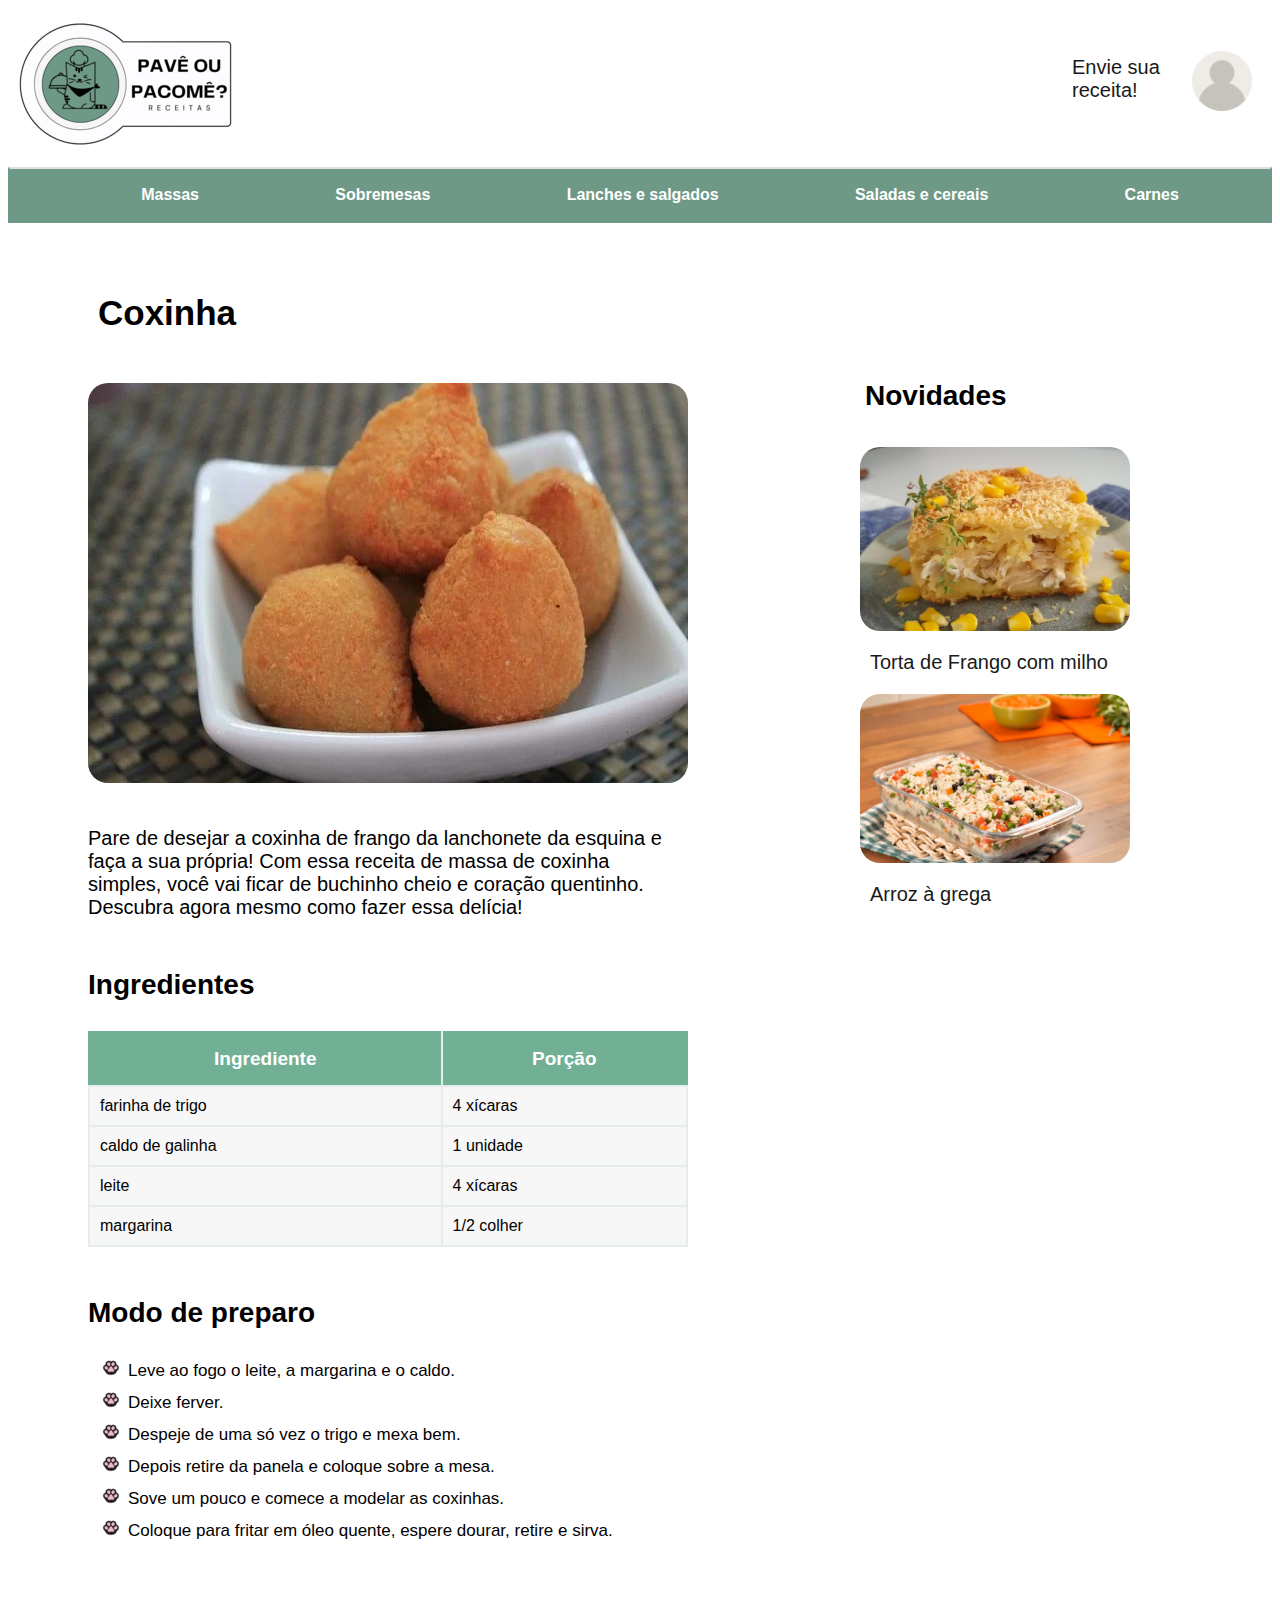
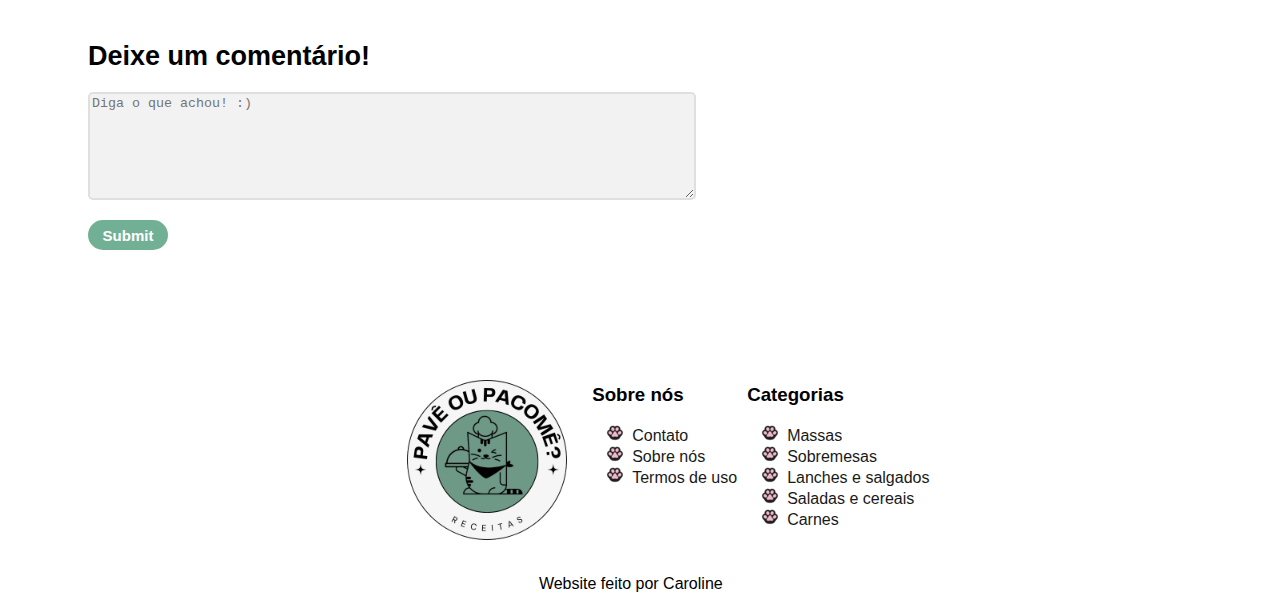
<file: lanesel/coxinha.html>
<!DOCTYPE html>

<html lang="pt-br">
<head>
    <meta charset="utf-8" />
    <title>Pavê ou pacomê?</title>
	<link rel="stylesheet" href="../css/receita.css">
</head>
<body>
   <header>
       <a href="../index.html" > <img src="../imagens/imgprinc.png" alt="Logo" id="menu"></a>
	   <p> <a href="../login.html"><img src="../imagens/conta.png" alt="Login" id="login"></a> </p>
	   <p id="envio"><a href="../envio.html" >Envie sua receita!</a> </p>
       <nav class="clear">
	    <ul>
		  <li><a href="../Massas/massas.html" class="n_links" >Massas</a> </li>
		  <li><a href="../Sobremesas/sobremesas.html" class="n_links" >Sobremesas</a> </li>
		  <li><a href="../lanesel/les.html" class="n_links" >Lanches e salgados</a> </li>
		  <li><a href="../salecel/sec.html" class="n_links" >Saladas e cereais</a> </li>
		  <li><a href="../Carnes/carnes.html" class="n_links" >Carnes</a></li>
		</ul>
	   </nav>
   </header>
   
   <main>
       <section>
	      <h1>Coxinha</h1>
		  <img src="../imagens/coxinha.jpg" alt="Coxinha" id="img_rec" >
		  <p id="desc" >Pare de desejar a coxinha de frango da lanchonete da esquina e faça a sua própria! Com essa receita
		  de massa de coxinha simples, você vai ficar de buchinho cheio e coração quentinho. Descubra agora mesmo como fazer essa delícia!</p>
	   </section>
	   
	   <section>
	      <h2>Ingredientes</h2>
	      <table>
          <tr>
            <th id="left" >Ingrediente</th>
	        <th id="right" >Porção</th>
          </tr>
          <tr>
            <td>farinha de trigo</td>
	        <td>4 xícaras</td>
          </tr>
          <tr>
            <td>caldo de galinha</td>
	        <td>1 unidade</td>
          </tr>
          <tr>
            <td>leite</td>
	        <td>4 xícaras</td>
          </tr>
		  <tr>
            <td>margarina</td>
	        <td>1/2 colher</td>
          </tr>
          </table> 
	   </section>
	   
	   <section>
	      <h2>Modo de preparo</h2>
		  <ul id="inst" >
		    <li class="lista" >Leve ao fogo o leite, a margarina e o caldo.</li>
			<li class="lista" >Deixe ferver.</li>
			<li class="lista" >Despeje de uma só vez o trigo e mexa bem.</li>
			<li class="lista" >Depois retire da panela e coloque sobre a mesa.</li>
			<li class="lista" >Sove um pouco e comece a modelar as coxinhas.</li>
			<li class="lista" >Coloque para fritar em óleo quente, espere dourar, retire e sirva.</li>
		  </ul>
	   </section>
	   
	   <section>
	      <h3 id="coment" >Deixe um comentário!</h3>
		  <form action="coxinha.html">
			<p>
			<textarea name="texto" id="texto" placeholder="Diga o que achou! :)"></textarea>
			</p>
			<input type="submit" >
			</form>
	   </section>
   </main>
   
   <aside>
       <section>
	   <h2 id="aside_h2" >Novidades</h2>
		<a href="../Carnes/milho.html" class="a_aside" >
		  <article class="rec" >
		    <img src="../imagens/torta.jpg" alt="Torta de Frango com milho" class="imgaside" >
			<p class="asidetext" >Torta de Frango com milho</p>
		  </article>
		</a>
		  
		<a href="../salecel/arroz.html" class="a_aside" >
		  <article class="rec" >
		    <img src="../imagens/arroz.jpg" alt="Arroz à grega" class="imgaside" >
			<p class="asidetext" >Arroz à grega</p>
		  </article>
		</a>
	   </section>
   </aside>
	   
   <footer>
	   <section class="clear" >
		<img src="../imagens/Logo.png" alt="Logo" id="rodape" >
	   </section>
	   
	   <section class="colunas" >
	      <h3>Sobre nós</h3>
		  <ul>
		    <li><a href="../index.html">Contato</a></li>
			<li><a href="../index.html">Sobre nós</a></li>
			<li><a href="../index.html">Termos de uso</a></li>
		  <ul>
	   </section>
	   
	   <section class="colunas" >
	      <h3>Categorias</h3>
		  <ul>
			<li><a href="../Massas/massas.html">Massas</a></li>
			<li><a href="../Sobremesas/sobremesas.html">Sobremesas</a> </li>
			<li><a href="../lanesel/les.html">Lanches e salgados</a></li>
			<li><a href="../salecel/sec.html">Saladas e cereais</a> </li>
			<li><a href="../Carnes/carnes.html">Carnes</a> </li>
		  <ul>
	   </section>
           <p id="creditos" >Website feito por Caroline</p>
   </footer>
   
</body>
</html>
</file>
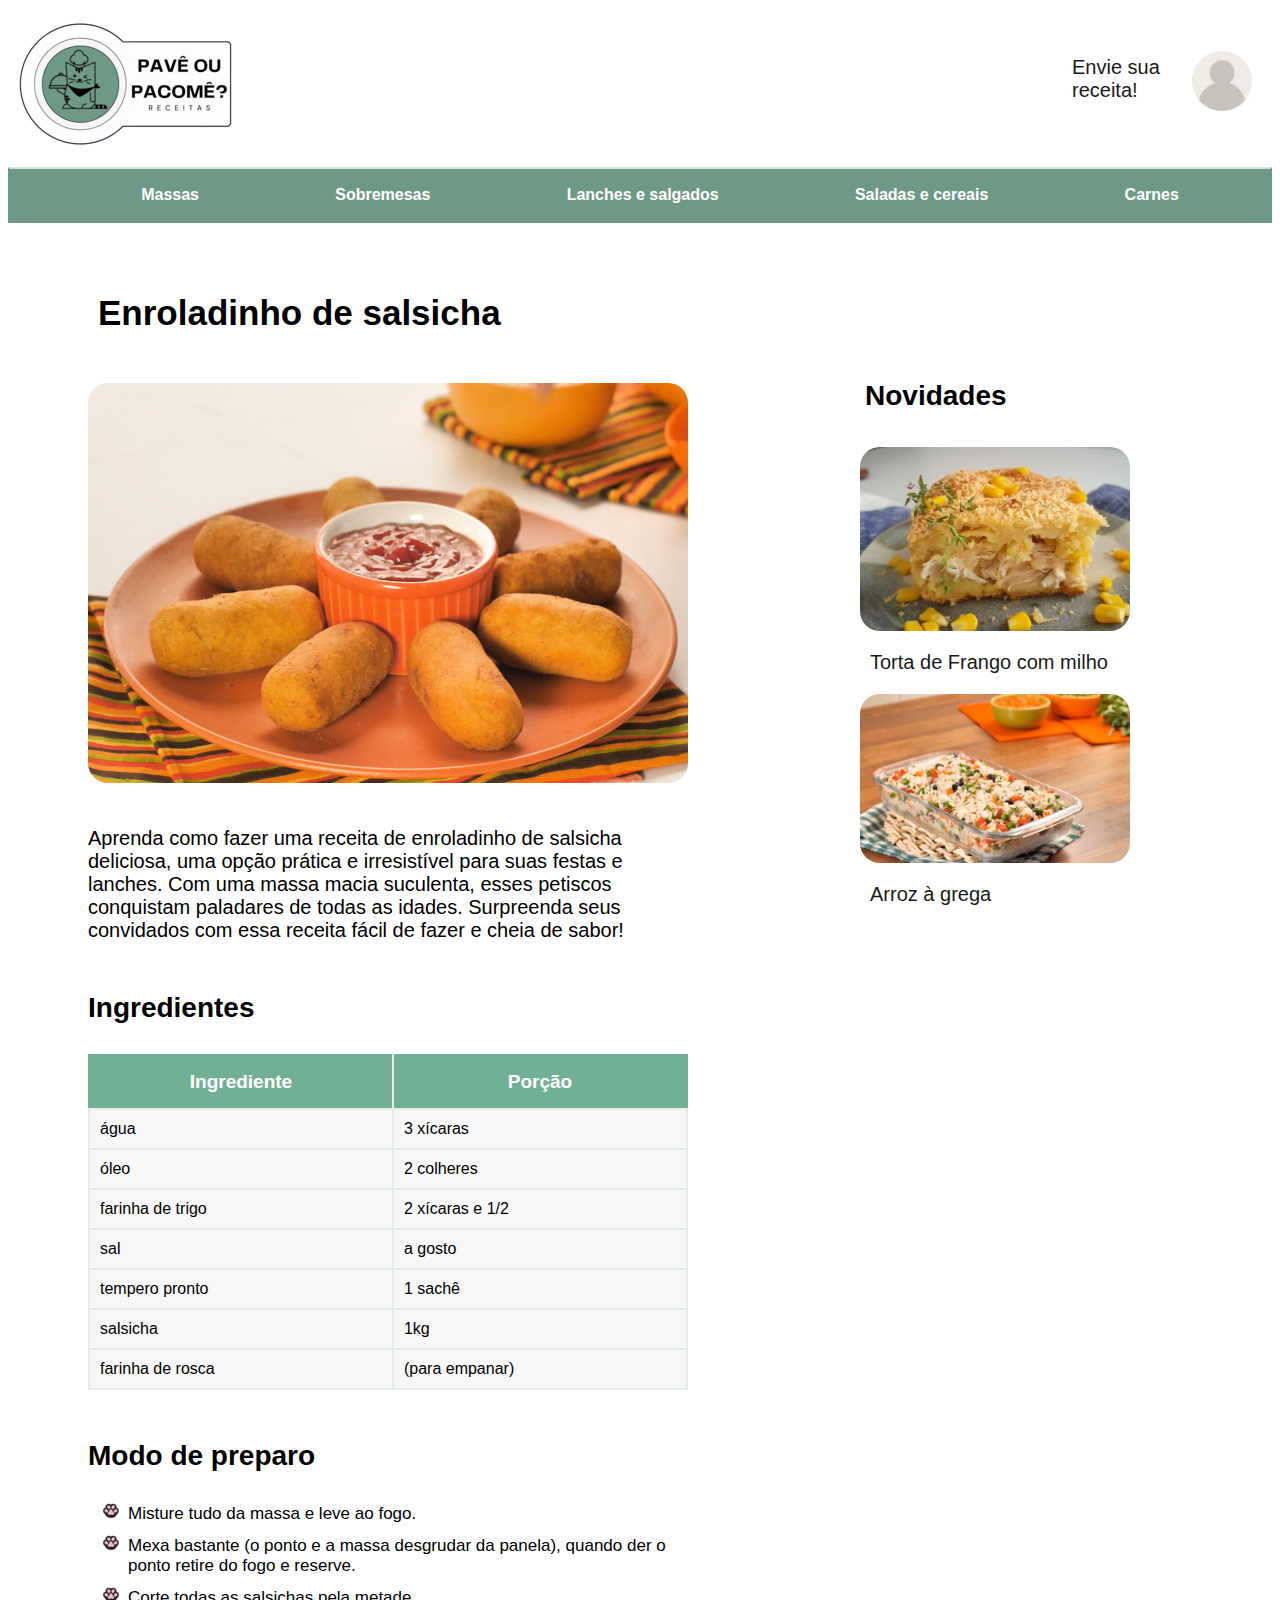
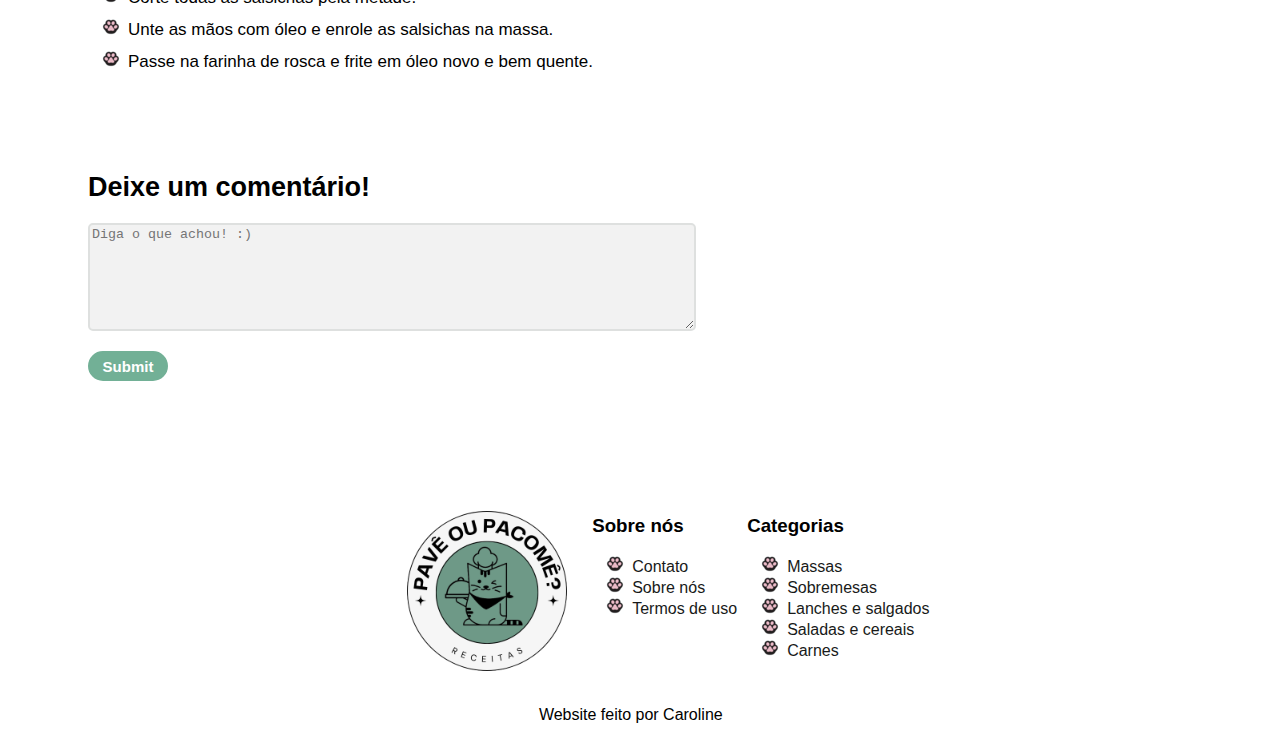
<file: lanesel/enroladinho.html>
<!DOCTYPE html>

<html lang="pt-br">
<head>
    <meta charset="utf-8" />
    <title>Pavê ou pacomê?</title>
	<link rel="stylesheet" href="../css/receita.css">
</head>
<body>
   <header>
       <a href="../index.html" > <img src="../imagens/imgprinc.png" alt="Logo" id="menu"></a>
	   <p> <a href="../login.html"><img src="../imagens/conta.png" alt="Login" id="login"></a> </p>
	   <p id="envio"><a href="../envio.html" >Envie sua receita!</a> </p>
       <nav class="clear">
	    <ul>
		  <li><a href="../Massas/massas.html" class="n_links" >Massas</a> </li>
		  <li><a href="../Sobremesas/sobremesas.html" class="n_links" >Sobremesas</a> </li>
		  <li><a href="../lanesel/les.html" class="n_links" >Lanches e salgados</a> </li>
		  <li><a href="../salecel/sec.html" class="n_links" >Saladas e cereais</a> </li>
		  <li><a href="../Carnes/carnes.html" class="n_links" >Carnes</a></li>
		</ul>
	   </nav>
   </header>
   
   <main>
       <section>
	      <h1>Enroladinho de salsicha</h1>
		  <img src="../imagens/enroladinho.jpg" alt="Enroladinho de salsicha" id="img_rec" >
		  <p id="desc" >Aprenda como fazer uma receita de enroladinho de salsicha deliciosa, uma opção prática e
		  irresistível para suas festas e lanches. Com uma massa macia suculenta, esses petiscos conquistam
		  paladares de todas as idades. Surpreenda seus convidados com essa receita fácil de fazer e cheia de sabor!</p>
	   </section>
	   
	   <section>
	      <h2>Ingredientes</h2>
	      <table>
          <tr>
            <th id="left" >Ingrediente</th>
	        <th id="right" >Porção</th>
          </tr>
          <tr>
            <td>água</td>
	        <td>3 xícaras</td>
          </tr>
          <tr>
            <td>óleo</td>
	        <td>2 colheres</td>
          </tr>
          <tr>
            <td>farinha de trigo</td>
	        <td>2 xícaras e 1/2</td>
          </tr>
		  <tr>
            <td>sal</td>
	        <td>a gosto</td>
          </tr>
		  <tr>
            <td>tempero pronto</td>
	        <td>1 sachê</td>
          </tr>
		  <tr>
            <td>salsicha</td>
	        <td>1kg</td>
          </tr>
		  <tr>
            <td>farinha de rosca</td>
	        <td>(para empanar)</td>
          </tr>
          </table> 
	   </section>
	   
	   <section>
	      <h2>Modo de preparo</h2>
		  <ul id="inst" >
		    <li class="lista" >Misture tudo da massa e leve ao fogo.</li>
			<li class="lista" >Mexa bastante (o ponto e a massa desgrudar da panela), quando der o ponto retire do fogo e reserve.</li>
			<li class="lista" >Corte todas as salsichas pela metade.</li>
			<li class="lista" >Unte as mãos com óleo e enrole as salsichas na massa.</li>
			<li class="lista" >Passe na farinha de rosca e frite em óleo novo e bem quente.</li>
		  </ul>
	   </section>
	   
	   <section>
	      <h3 id="coment" >Deixe um comentário!</h3>
		  <form action="enroladinho.html">
			<p>
			<textarea name="texto" id="texto" placeholder="Diga o que achou! :)"></textarea>
			</p>
			<input type="submit" >
			</form>
	   </section>
   </main>
   
   <aside>
       <section>
	   <h2 id="aside_h2" >Novidades</h2>
		<a href="../Carnes/milho.html" class="a_aside" >
		  <article class="rec" >
		    <img src="../imagens/torta.jpg" alt="Torta de Frango com milho" class="imgaside" >
			<p class="asidetext" >Torta de Frango com milho</p>
		  </article>
		</a>
		  
		<a href="../salecel/arroz.html" class="a_aside" >
		  <article class="rec" >
		    <img src="../imagens/arroz.jpg" alt="Arroz à grega" class="imgaside" >
			<p class="asidetext" >Arroz à grega</p>
		  </article>
		</a>
	   </section>
   </aside>
	   
   <footer>
	   <section class="clear" >
		<img src="../imagens/Logo.png" alt="Logo" id="rodape" >
	   </section>
	   
	   <section class="colunas" >
	      <h3>Sobre nós</h3>
		  <ul>
		    <li><a href="../index.html">Contato</a></li>
			<li><a href="../index.html">Sobre nós</a></li>
			<li><a href="../index.html">Termos de uso</a></li>
		  <ul>
	   </section>
	   
	   <section class="colunas" >
	      <h3>Categorias</h3>
		  <ul>
			<li><a href="../Massas/massas.html">Massas</a></li>
			<li><a href="../Sobremesas/sobremesas.html">Sobremesas</a> </li>
			<li><a href="../lanesel/les.html">Lanches e salgados</a></li>
			<li><a href="../salecel/sec.html">Saladas e cereais</a> </li>
			<li><a href="../Carnes/carnes.html">Carnes</a> </li>
		  <ul>
	   </section>
           <p id="creditos" >Website feito por Caroline</p>
   </footer>
   
</body>
</html>
</file>
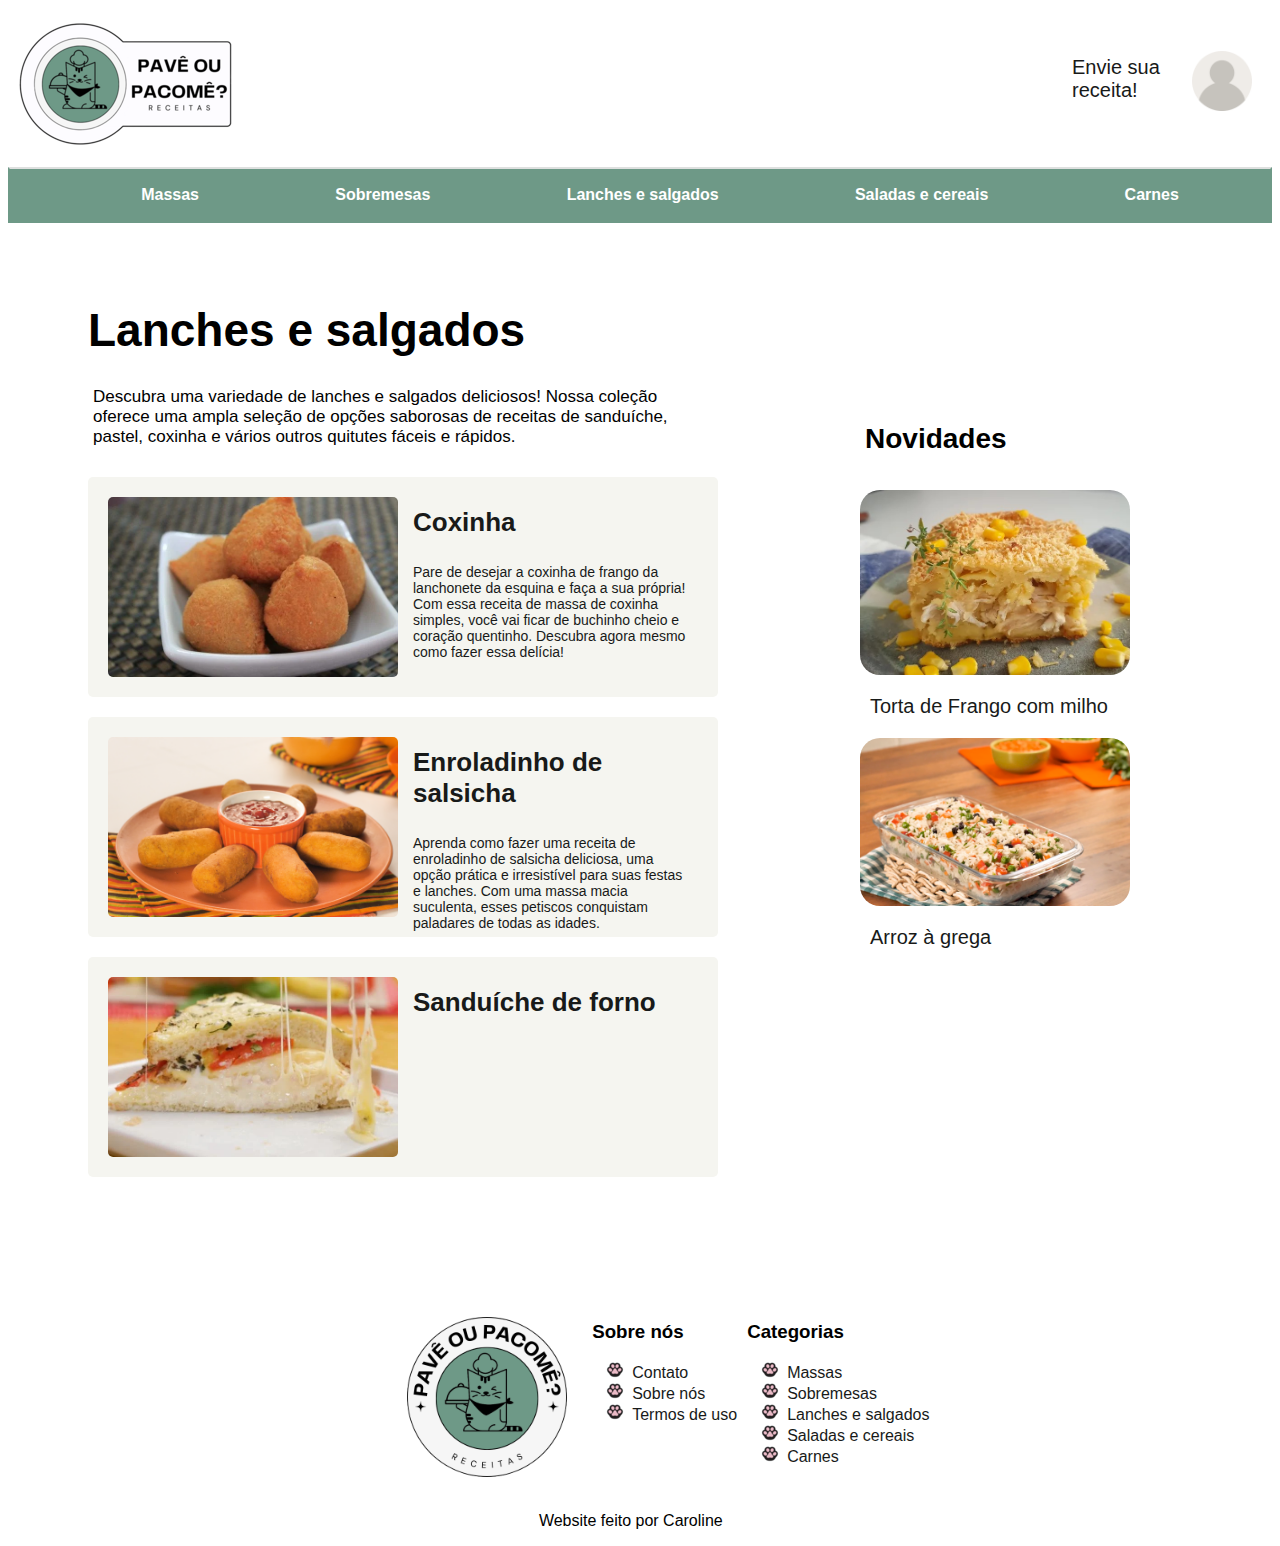
<file: lanesel/les.html>
<!DOCTYPE html>

<html lang="pt-br">
<head>
    <meta charset="utf-8" />
    <title>Pavê ou pacomê?</title>
	<link rel="stylesheet" href="../css/categorias.css">
</head>
<body>
   <header>
       <a href="../index.html" > <img src="../imagens/imgprinc.png" alt="Logo" id="menu"></a>
	   <p> <a href="../login.html"><img src="../imagens/conta.png" alt="Login" id="login"></a> </p>
	   <p id="envio"><a href="../envio.html" >Envie sua receita!</a> </p>
       <nav class="clear">
	    <ul>
		  <li><a href="../Massas/massas.html" class="n_links" >Massas</a> </li>
		  <li><a href="../Sobremesas/sobremesas.html" class="n_links" >Sobremesas</a> </li>
		  <li><a href="../lanesel/les.html" class="n_links" >Lanches e salgados</a> </li>
		  <li><a href="../salecel/sec.html" class="n_links" >Saladas e cereais</a> </li>
		  <li><a href="../Carnes/carnes.html" class="n_links" >Carnes</a></li>
		</ul>
	   </nav>
   </header>
   
   <main>
       <section>
	      <h1>Lanches e salgados</h1>
		  <p id="desc" >Descubra uma variedade de lanches e salgados deliciosos! Nossa
		  coleção oferece uma ampla seleção de opções saborosas de receitas de sanduíche,
		  pastel, coxinha e vários outros quitutes fáceis e rápidos.</p>
	   </section>
	   <section>	 
		  <a href="coxinha.html" class="a_rec" >
			<article class="receita" > 
				<img src="../imagens/coxinha.jpg" alt="Coxinha" class="img_rec" >
				<div class="sobre" >
					<p class="nome" >Coxinha</p>
					<p class="desc_rec" >Pare de desejar a coxinha de frango da lanchonete da esquina e faça a sua própria! Com
					essa receita de massa de coxinha simples, você vai ficar de buchinho cheio e coração quentinho. Descubra agora 
					mesmo como fazer essa delícia!</p>
				</div>
			</article>
		  </a>
		  
		  <a href="enroladinho.html" class="a_rec" >
			<article class="receita" > 
				<img src="../imagens/enroladinho.jpg" alt="Enroladinho de salsicha" class="img_rec" >
				<div class="sobre" >
					<p class="nome" >Enroladinho de salsicha</p>
					<p class="desc_rec" >Aprenda como fazer uma receita de enroladinho de salsicha deliciosa, uma opção prática e
		 			 irresistível para suas festas e lanches. Com uma massa macia suculenta, esses petiscos conquistam
		 			 paladares de todas as idades.</p>
				</div>
			</article>
		  </a>

		  <a href="sanduiche.html" class="a_rec" >
			<article class="receita" > 
				<img src="../imagens/sanduiche.jpg" alt="Sanduíche de forno" class="img_rec" >
				<div class="sobre" >
					<p class="nome" >Sanduíche de forno</p>
				</div>
			</article>
		  </a>
	   </section>

   </main>
   
   <aside>
       <section>
	   <h2 id="aside_h2" >Novidades</h2>
		<a href="../Carnes/milho.html" class="a_aside" >
		  <article class="rec" >
		    <img src="../imagens/torta.jpg" alt="Torta de Frango com milho" class="imgaside" >
			<p class="asidetext" >Torta de Frango com milho</p>
		  </article>
		</a>
		  
		<a href="../salecel/arroz.html" class="a_aside" >
		  <article class="rec" >
		    <img src="../imagens/arroz.jpg" alt="Arroz à grega" class="imgaside" >
			<p class="asidetext" >Arroz à grega</p>
		  </article>
		</a>
	   </section>
   </aside>
   
   <footer>
	   <section class="clear" >
       <img src="../imagens/Logo.png" alt="Logo" id="rodape" >
	   </section>
	   
	   <section class="colunas" >
	      <h3>Sobre nós</h3>
		  <ul>
		    <li><a href="../index.html">Contato</a></li>
			<li><a href="../index.html">Sobre nós</a></li>
			<li><a href="../index.html">Termos de uso</a></li>
		  <ul>
	   </section>
	   
	   <section class="colunas" >
	      <h3>Categorias</h3>
		  <ul>
			<li><a href="../Massas/massas.html">Massas</a></li>
			<li><a href="../Sobremesas/sobremesas.html">Sobremesas</a> </li>
			<li><a href="../lanesel/les.html">Lanches e salgados</a></li>
			<li><a href="../salecel/sec.html">Saladas e cereais</a> </li>
			<li><a href="../Carnes/carnes.html">Carnes</a> </li>
		  <ul>
	   </section>
           <p id="creditos" >Website feito por Caroline</p>
   </footer>
   
</body>
</html>
</file>
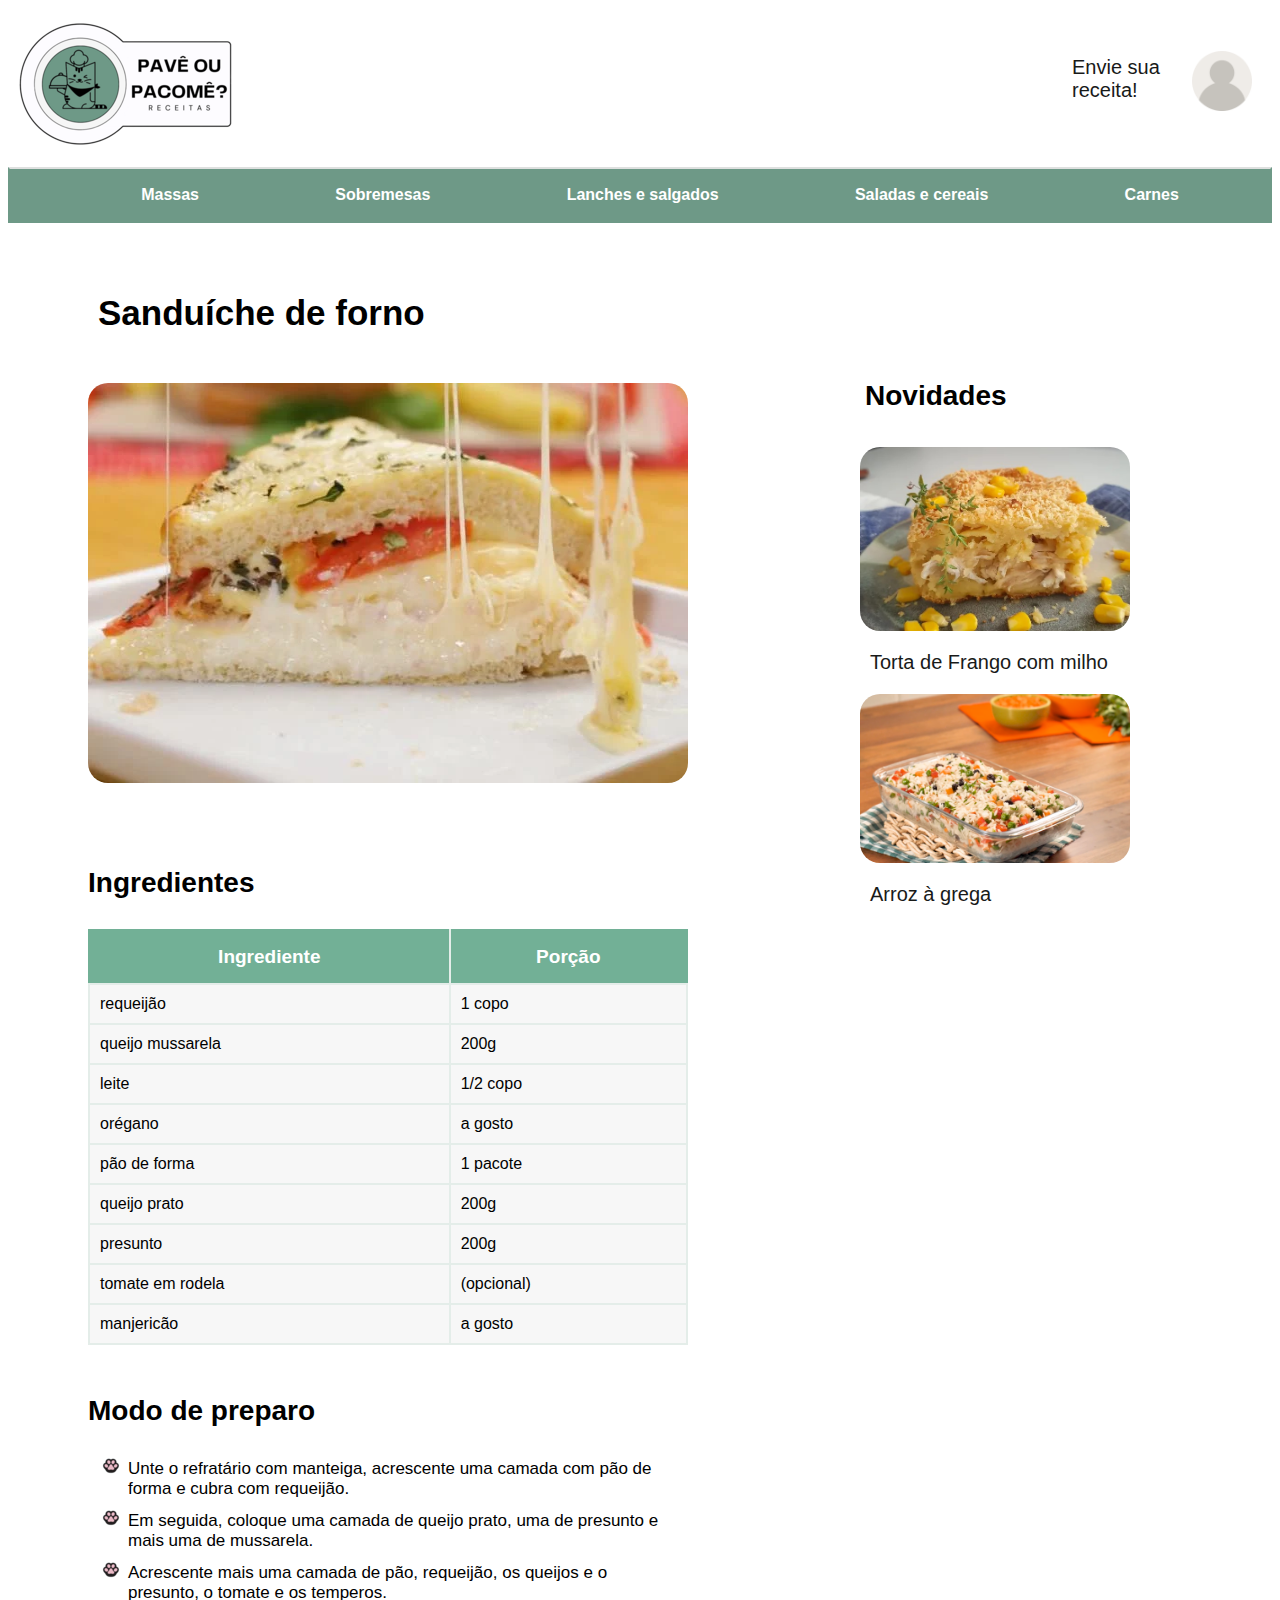
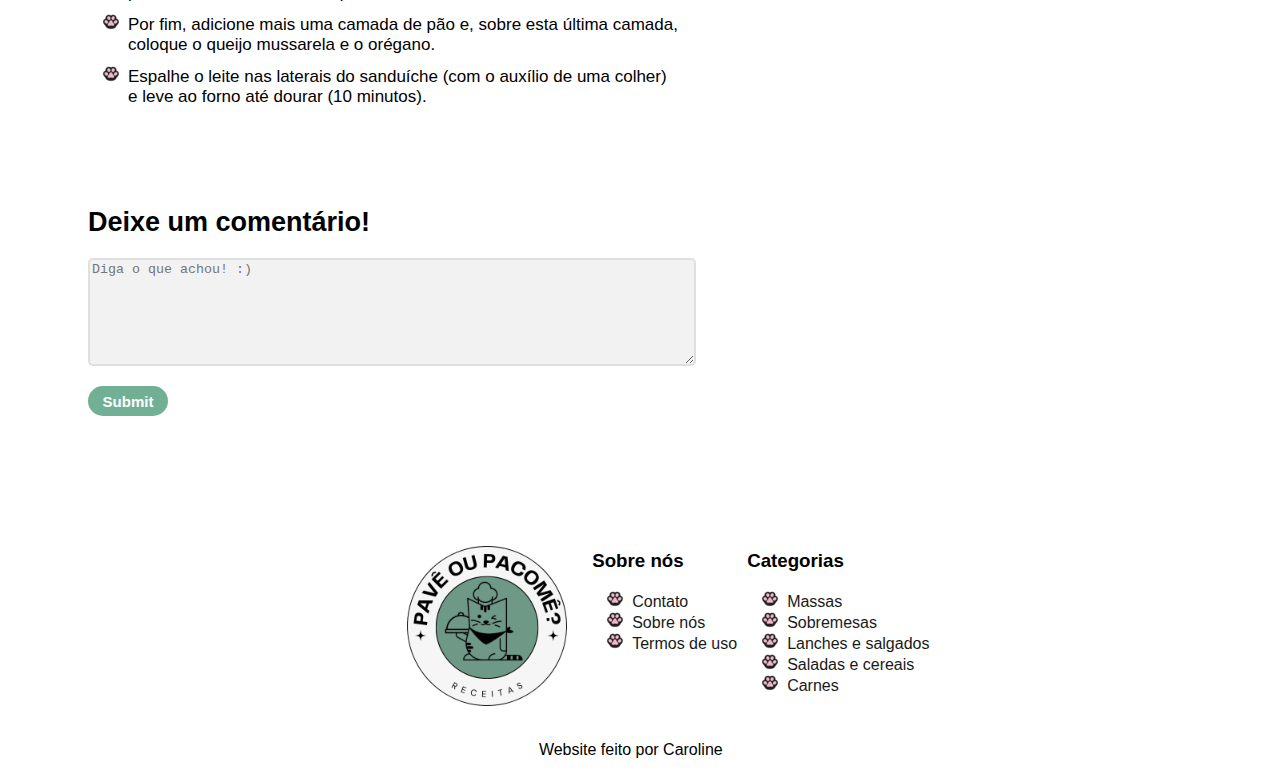
<file: lanesel/sanduiche.html>
<!DOCTYPE html>

<html lang="pt-br">
<head>
    <meta charset="utf-8" />
    <title>Pavê ou pacomê?</title>
	<link rel="stylesheet" href="../css/receita.css">
</head>
<body>
   <header>
       <a href="../index.html" > <img src="../imagens/imgprinc.png" alt="Logo" id="menu"></a>
	   <p> <a href="../login.html"><img src="../imagens/conta.png" alt="Login" id="login"></a> </p>
	   <p id="envio"><a href="../envio.html" >Envie sua receita!</a> </p>
       <nav class="clear">
	    <ul>
		  <li><a href="../Massas/massas.html" class="n_links" >Massas</a> </li>
		  <li><a href="../Sobremesas/sobremesas.html" class="n_links" >Sobremesas</a> </li>
		  <li><a href="../lanesel/les.html" class="n_links" >Lanches e salgados</a> </li>
		  <li><a href="../salecel/sec.html" class="n_links" >Saladas e cereais</a> </li>
		  <li><a href="../Carnes/carnes.html" class="n_links" >Carnes</a></li>
		</ul>
	   </nav>
   </header>
   
   <main>
       <section>
	      <h1>Sanduíche de forno</h1>
		  <img src="../imagens/sanduiche.jpg" alt="Sanduíche de forno" id="img_rec" >
	   </section>
	   
	   <section>
	      <h2>Ingredientes</h2>
	      <table>
          <tr>
            <th id="left" >Ingrediente</th>
	        <th id="right" >Porção</th>
          </tr>
          <tr>
            <td>requeijão</td>
	        <td>1 copo</td>
          </tr>
          <tr>
            <td>queijo mussarela</td>
	        <td>200g</td>
          </tr>
          <tr>
            <td>leite</td>
	        <td>1/2 copo</td>
          </tr>
		  <tr>
            <td>orégano</td>
	        <td>a gosto</td>
          </tr>
		  <tr>
            <td>pão de forma</td>
	        <td>1 pacote</td>
          </tr>
		  <tr>
            <td>queijo prato</td>
	        <td>200g</td>
          </tr>
		  <tr>
            <td>presunto</td>
	        <td>200g</td>
          </tr>
		  <tr>
            <td>tomate em rodela</td>
	        <td>(opcional)</td>
          </tr>
		  <tr>
            <td>manjericão</td>
	        <td>a gosto</td>
          </tr>
          </table> 
	   </section>
	   
	   <section>
	      <h2>Modo de preparo</h2>
		  <ul id="inst" >
		    <li class="lista" >Unte o refratário com manteiga, acrescente uma camada com pão de forma e cubra com requeijão.</li>
			<li class="lista" >Em seguida, coloque uma camada de queijo prato, uma de presunto e mais uma de mussarela.</li>
			<li class="lista" >Acrescente mais uma camada de pão, requeijão, os queijos e o presunto, o tomate e os temperos.</li>
			<li class="lista" >Por fim, adicione mais uma camada de pão e, sobre esta última camada, coloque o queijo mussarela e o orégano.</li>
			<li class="lista" >Espalhe o leite nas laterais do sanduíche (com o auxílio de uma colher) e leve ao forno até dourar (10 minutos).</li>
		  </ul>
	   </section>
	   
	   <section>
	      <h3 id="coment" >Deixe um comentário!</h3>
		  <form action="sanduiche.html">
			<p>
			<textarea name="texto" id="texto" placeholder="Diga o que achou! :)"></textarea>
			</p>
			<input type="submit" >
			</form>
	   </section>
   </main>
   
   <aside>
       <section>
	   <h2 id="aside_h2" >Novidades</h2>
		<a href="../Carnes/milho.html" class="a_aside" >
		  <article class="rec" >
		    <img src="../imagens/torta.jpg" alt="Torta de Frango com milho" class="imgaside" >
			<p class="asidetext" >Torta de Frango com milho</p>
		  </article>
		</a>
		  
		<a href="../salecel/arroz.html" class="a_aside" >
		  <article class="rec" >
		    <img src="../imagens/arroz.jpg" alt="Arroz à grega" class="imgaside" >
			<p class="asidetext" >Arroz à grega</p>
		  </article>
		</a>
	   </section>
   </aside>
   
   <footer>
	   <section class="clear" >
		<img src="../imagens/Logo.png" alt="Logo" id="rodape" >
	   </section>
	   
	   <section class="colunas" >
	      <h3>Sobre nós</h3>
		  <ul>
		    <li><a href="../index.html">Contato</a></li>
			<li><a href="../index.html">Sobre nós</a></li>
			<li><a href="../index.html">Termos de uso</a></li>
		  <ul>
	   </section>
	   
	   <section class="colunas" >
	      <h3>Categorias</h3>
		  <ul>
			<li><a href="../Massas/massas.html">Massas</a></li>
			<li><a href="../Sobremesas/sobremesas.html">Sobremesas</a> </li>
			<li><a href="../lanesel/les.html">Lanches e salgados</a></li>
			<li><a href="../salecel/sec.html">Saladas e cereais</a> </li>
			<li><a href="../Carnes/carnes.html">Carnes</a> </li>
		  <ul>
	   </section>
           <p id="creditos" >Website feito por Caroline</p>
   </footer>
   
</body>
</html>
</file>
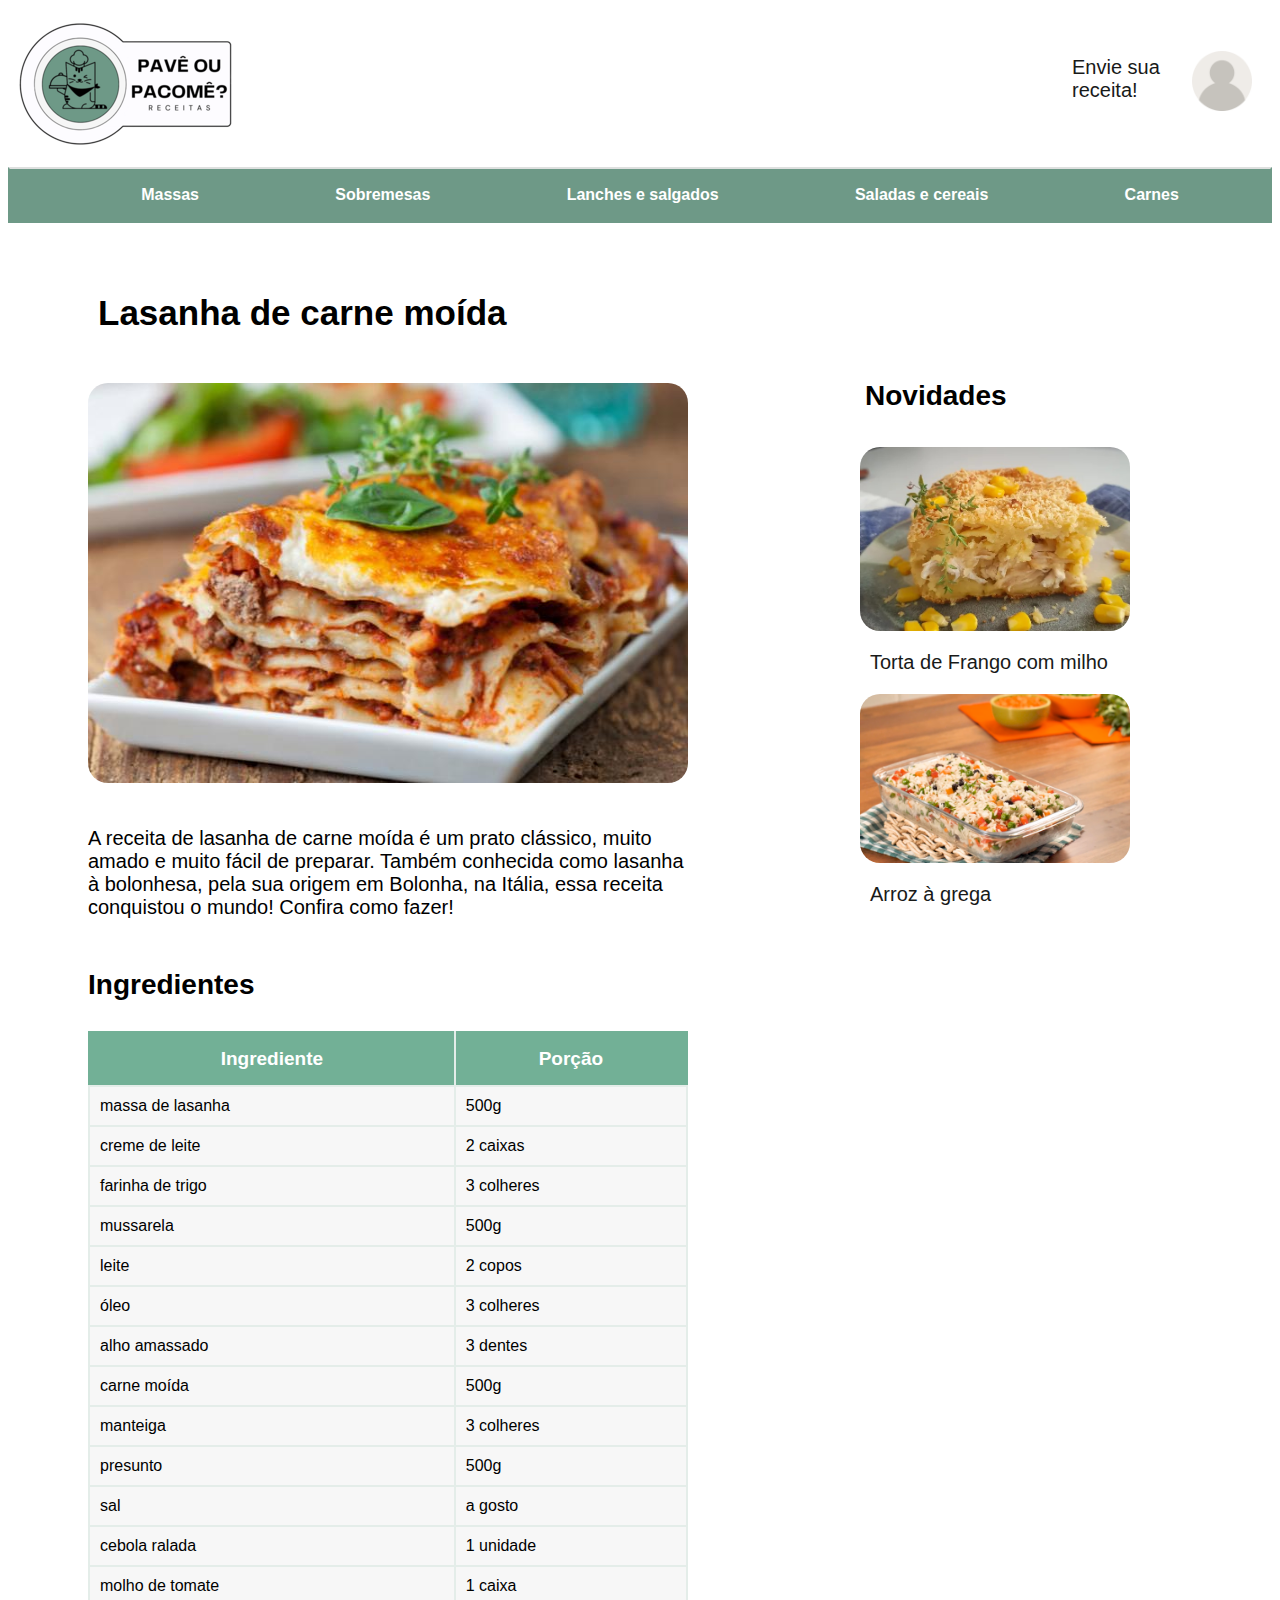
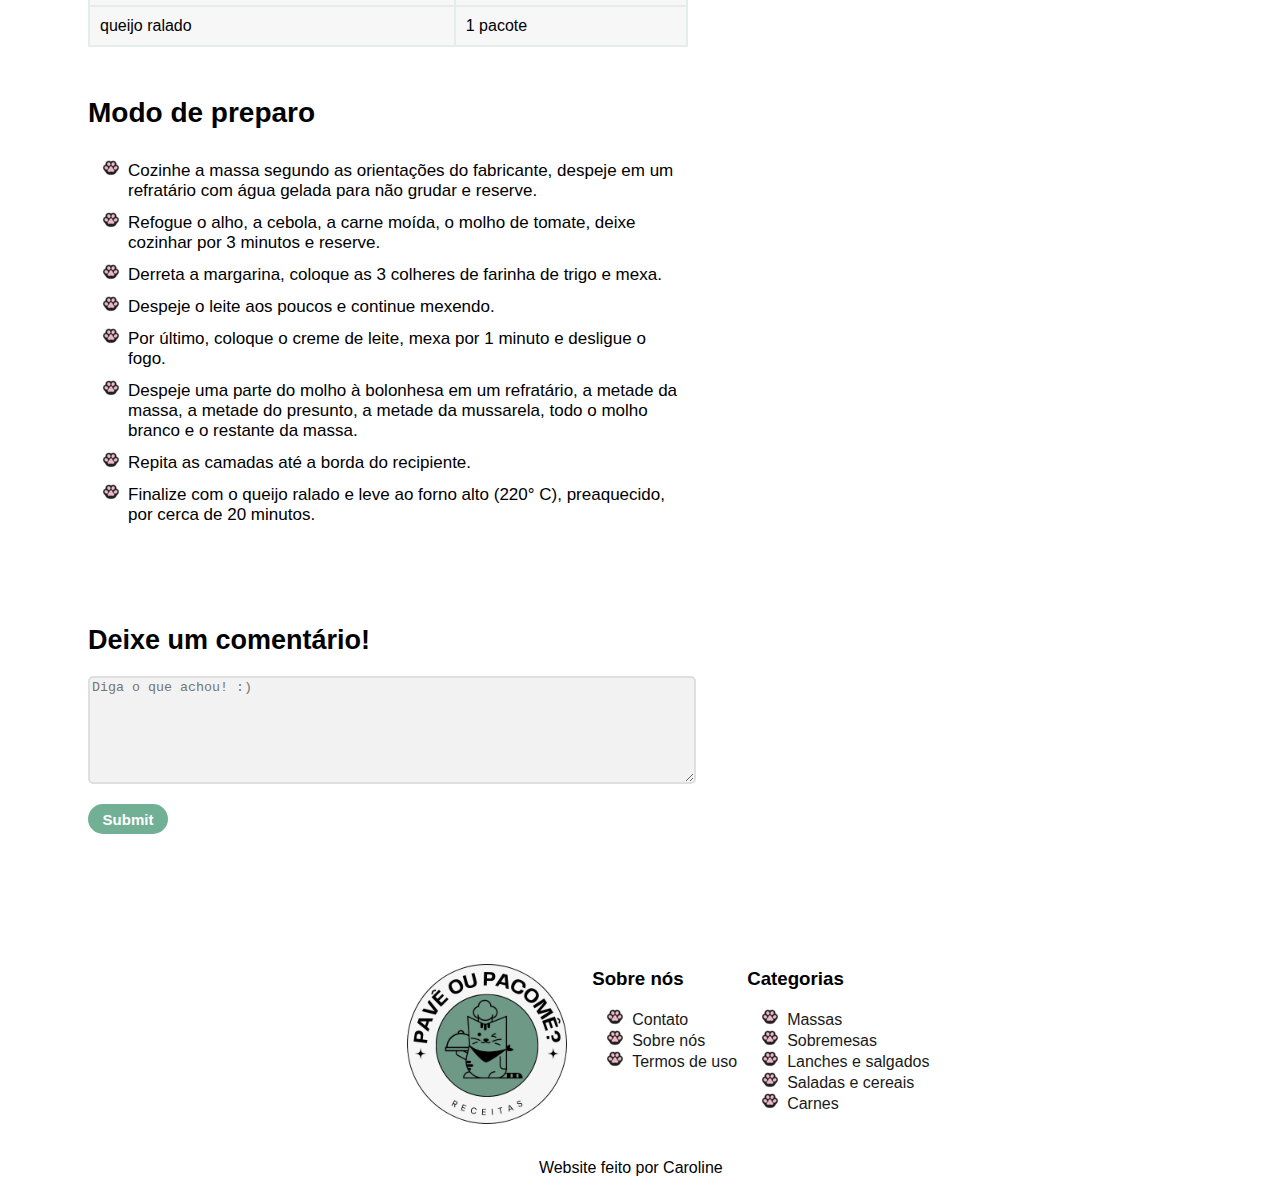
<file: Massas/lasanha.html>
<!DOCTYPE html>

<html lang="pt-br">
<head>
    <meta charset="utf-8" />
    <title>Pavê ou pacomê?</title>
	<link rel="stylesheet" href="../css/receita.css">
</head>
<body>
   <header>
       <a href="../index.html" > <img src="../imagens/imgprinc.png" alt="Logo" id="menu"></a>
	   <p> <a href="../login.html"><img src="../imagens/conta.png" alt="Login" id="login"></a> </p>
	   <p id="envio"><a href="../envio.html" >Envie sua receita!</a> </p>
       <nav class="clear">
	    <ul>
		  <li><a href="../Massas/massas.html" class="n_links" >Massas</a> </li>
		  <li><a href="../Sobremesas/sobremesas.html" class="n_links" >Sobremesas</a> </li>
		  <li><a href="../lanesel/les.html" class="n_links" >Lanches e salgados</a> </li>
		  <li><a href="../salecel/sec.html" class="n_links" >Saladas e cereais</a> </li>
		  <li><a href="../Carnes/carnes.html" class="n_links" >Carnes</a></li>
		</ul>
	   </nav>
   </header>
   
   <main>
       <section>
	      <h1>Lasanha de carne moída</h1>
		  <img src="../imagens/lasanha.jpg" alt="Lasanha" id="img_rec" >
		  <p id="desc" >A receita de lasanha de carne moída é um prato clássico, muito amado e muito fácil de preparar.
		  Também conhecida como lasanha à bolonhesa, pela sua origem em Bolonha, na Itália, essa receita conquistou o mundo! Confira como fazer!</p>
	   </section>
	   
	   <section>
	      <h2>Ingredientes</h2>
	      <table>
          <tr>
            <th id="left" >Ingrediente</th>
	        <th id="right" >Porção</th>
          </tr>
          <tr>
            <td>massa de lasanha</td>
	        <td>500g</td>
          </tr>
          <tr>
            <td>creme de leite</td>
	        <td>2 caixas</td>
          </tr>
          <tr>
            <td>farinha de trigo</td>
	        <td>3 colheres</td>
          </tr>
		  <tr>
            <td>mussarela</td>
	        <td>500g</td>
          </tr>
		  <tr>
            <td>leite</td>
	        <td>2 copos</td>
          </tr>
		  <tr>
            <td>óleo</td>
	        <td>3 colheres</td>
          </tr>
		  <tr>
            <td>alho amassado</td>
	        <td>3 dentes</td>
          </tr>
		  <tr>
            <td>carne moída</td>
	        <td>500g</td>
          </tr>
		  <tr>
            <td>manteiga</td>
	        <td>3 colheres</td>
          </tr>
		  <tr>
            <td>presunto</td>
	        <td>500g</td>
          </tr>
		  <tr>
            <td>sal</td>
	        <td>a gosto</td>
          </tr>
		  <tr>
            <td>cebola ralada</td>
	        <td>1 unidade</td>
          </tr>
		  <tr>
            <td>molho de tomate</td>
	        <td>1 caixa</td>
          </tr>
		  <tr>
            <td>queijo ralado</td>
	        <td>1 pacote</td>
          </tr>
        </table> 
	   </section>
	   
	   <section>
	      <h2>Modo de preparo</h2>
		  <ul id="inst" >
		    <li class="lista" >Cozinhe a massa segundo as orientações do fabricante, despeje em um refratário com água gelada para não grudar e reserve.</li>
			<li class="lista" >Refogue o alho, a cebola, a carne moída, o molho de tomate, deixe cozinhar por 3 minutos e reserve.</li>
			<li class="lista" >Derreta a margarina, coloque as 3 colheres de farinha de trigo e mexa.</li>
			<li class="lista" >Despeje o leite aos poucos e continue mexendo.</li>
			<li class="lista" >Por último, coloque o creme de leite, mexa por 1 minuto e desligue o fogo.</li>
			<li class="lista" >Despeje uma parte do molho à bolonhesa em um refratário, a metade da massa, a metade do presunto, a metade da mussarela, todo o molho branco e o restante da massa.</li>
			<li class="lista" >Repita as camadas até a borda do recipiente.</li>
			<li class="lista" >Finalize com o queijo ralado e leve ao forno alto (220° C), preaquecido, por cerca de 20 minutos.</li>
		  </ul>
	   </section>
	   
	   <section>
	      <h3 id="coment" >Deixe um comentário!</h3>
		  <form action="lasanha.html">
			<p>
			<textarea name="texto" id="texto" placeholder="Diga o que achou! :)"></textarea>
			</p>
			<input type="submit" >
			</form>
	   </section>
   </main>
   
   <aside>
       <section>
	   <h2 id="aside_h2" >Novidades</h2>
		<a href="../Carnes/milho.html" class="a_aside" >
		  <article class="rec" >
		    <img src="../imagens/torta.jpg" alt="Torta de Frango com milho" class="imgaside" >
			<p class="asidetext" >Torta de Frango com milho</p>
		  </article>
		</a>
		  
		<a href="../salecel/arroz.html" class="a_aside" >
		  <article class="rec" >
		    <img src="../imagens/arroz.jpg" alt="Arroz à grega" class="imgaside" >
			<p class="asidetext" >Arroz à grega</p>
		  </article>
		</a>
	   </section>
   </aside>
	   
   <footer>
	   <section class="clear" >
		<img src="../imagens/Logo.png" alt="Logo" id="rodape" >
	   </section>
	   
	   <section class="colunas" >
	      <h3>Sobre nós</h3>
		  <ul>
		    <li><a href="../index.html">Contato</a></li>
			<li><a href="../index.html">Sobre nós</a></li>
			<li><a href="../index.html">Termos de uso</a></li>
		  <ul>
	   </section>
	   
	   <section class="colunas" >
	      <h3>Categorias</h3>
		  <ul>
			<li><a href="../Massas/massas.html">Massas</a></li>
			<li><a href="../Sobremesas/sobremesas.html">Sobremesas</a> </li>
			<li><a href="../lanesel/les.html">Lanches e salgados</a></li>
			<li><a href="../salecel/sec.html">Saladas e cereais</a> </li>
			<li><a href="../Carnes/carnes.html">Carnes</a> </li>
		  <ul>
	   </section>
           <p id="creditos" >Website feito por Caroline</p>
   </footer>
   
</body>
</html>
</file>
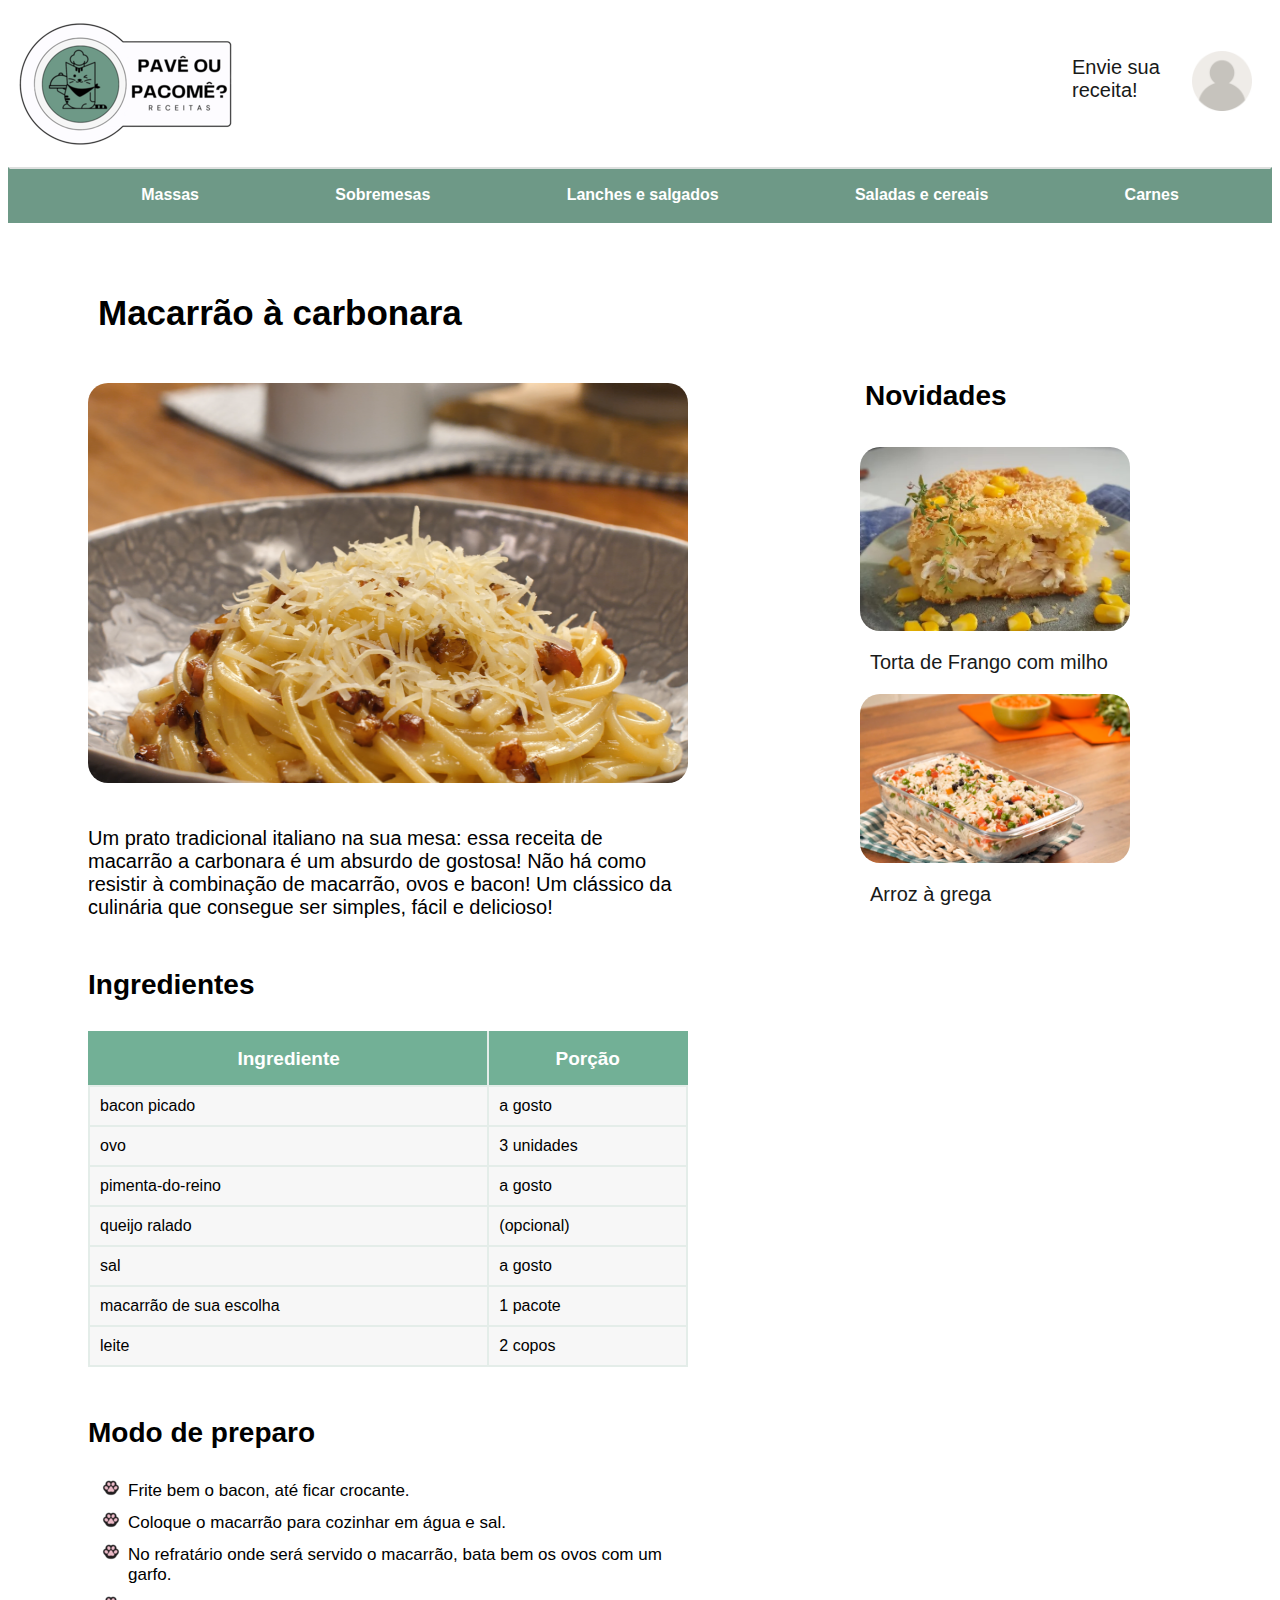
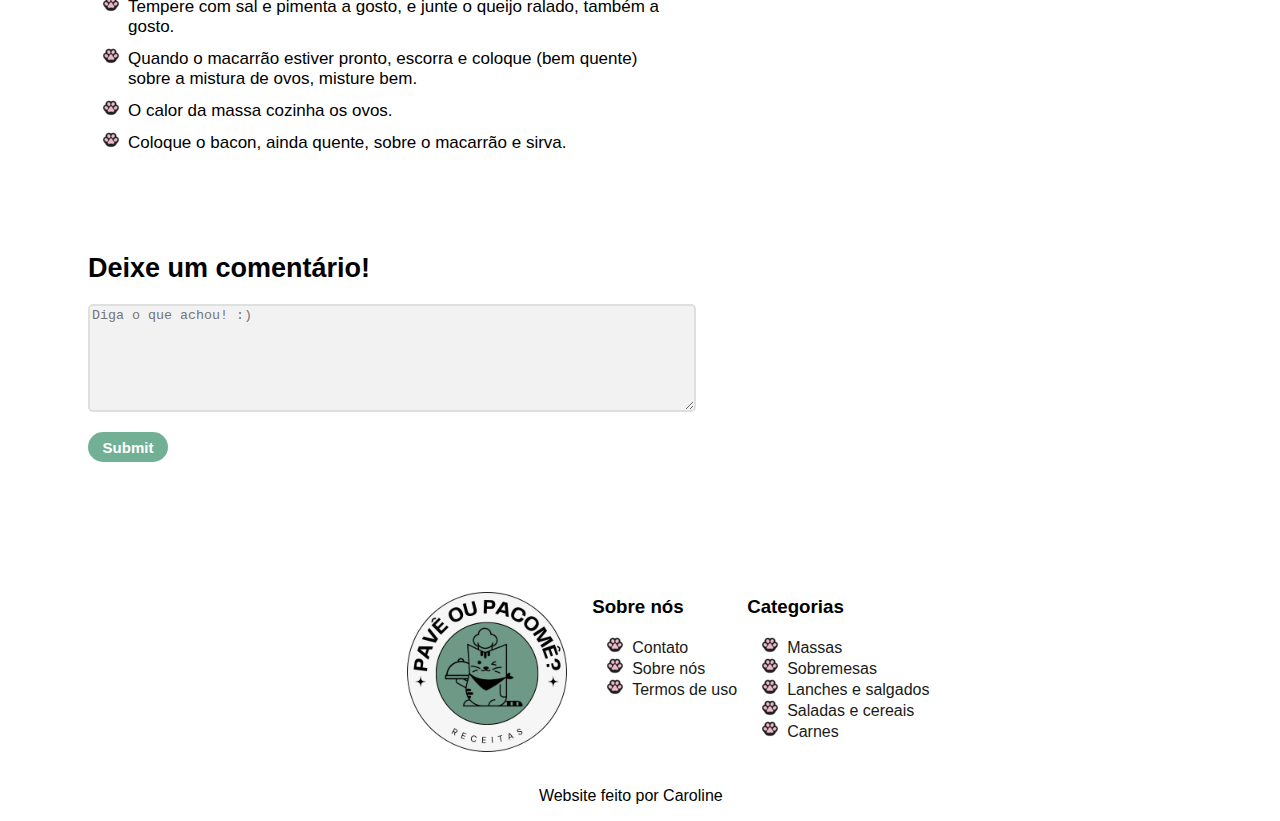
<file: Massas/macarrão.html>
<!DOCTYPE html>

<html lang="pt-br">
<head>
    <meta charset="utf-8" />
    <title>Pavê ou pacomê?</title>
	<link rel="stylesheet" href="../css/receita.css">
</head>
<body>
   <header>
       <a href="../index.html" > <img src="../imagens/imgprinc.png" alt="Logo" id="menu"></a>
	   <p> <a href="../login.html"><img src="../imagens/conta.png" alt="Login" id="login"></a> </p>
	   <p id="envio"><a href="../envio.html" >Envie sua receita!</a> </p>
       <nav class="clear">
	    <ul>
		  <li><a href="../Massas/massas.html" class="n_links" >Massas</a> </li>
		  <li><a href="../Sobremesas/sobremesas.html" class="n_links" >Sobremesas</a> </li>
		  <li><a href="../lanesel/les.html" class="n_links" >Lanches e salgados</a> </li>
		  <li><a href="../salecel/sec.html" class="n_links" >Saladas e cereais</a> </li>
		  <li><a href="../Carnes/carnes.html" class="n_links" >Carnes</a></li>
		</ul>
	   </nav>
   </header>
   
   <main>
       <section>
	      <h1>Macarrão à carbonara</h1>
		  <img src="../imagens/macarrao.jpg" alt="Macarrão à carbonara" id="img_rec" >
		  <p id="desc" >Um prato tradicional italiano na sua mesa: essa receita de macarrão a carbonara é um absurdo
		  de gostosa! Não há como resistir à combinação de macarrão, ovos e bacon! Um clássico da culinária que consegue ser simples, fácil e delicioso!</p>
	   </section>
	   
	   <section>
	      <h2>Ingredientes</h2>
	      <table>
          <tr>
            <th id="left" >Ingrediente</th>
	        <th id="right" >Porção</th>
          </tr>
          <tr>
            <td>bacon picado</td>
	        <td>a gosto</td>
          </tr>
          <tr>
            <td>ovo</td>
	        <td>3 unidades</td>
          </tr>
          <tr>
            <td>pimenta-do-reino</td>
	        <td>a gosto</td>
          </tr>
		  <tr>
            <td>queijo ralado</td>
	        <td>(opcional)</td>
          </tr>
		  <tr>
            <td>sal</td>
	        <td>a gosto</td>
          </tr>
		  <tr>
            <td>macarrão de sua escolha</td>
	        <td>1 pacote</td>
          </tr>
		  <tr>
            <td>leite</td>
	        <td>2 copos</td>
          </tr>
		  
          </table> 
	   </section>
	   
	   <section>
	      <h2>Modo de preparo</h2>
		  <ul id="inst">
		    <li class="lista" >Frite bem o bacon, até ficar crocante.</li>
			<li class="lista" >Coloque o macarrão para cozinhar em água e sal.</li>
			<li class="lista" >No refratário onde será servido o macarrão, bata bem os ovos com um garfo.</li>
			<li class="lista" >Tempere com sal e pimenta a gosto, e junte o queijo ralado, também a gosto.</li>
			<li class="lista" >Quando o macarrão estiver pronto, escorra e coloque (bem quente) sobre a mistura de ovos, misture bem.</li>
			<li class="lista" >O calor da massa cozinha os ovos.</li>
			<li class="lista" >Coloque o bacon, ainda quente, sobre o macarrão e sirva.</li>
		  </ul>
	   </section>
	   
	   <section>
	      <h3 id="coment" >Deixe um comentário!</h3>
		  <form action="macarrão.html">
			<p>
			<textarea name="texto" id="texto" placeholder="Diga o que achou! :)"></textarea>
			</p>
			<input type="submit" >
			</form>
	   </section>
   </main>
   
   <aside>
       <section>
	   <h2 id="aside_h2" >Novidades</h2>
		<a href="../Carnes/milho.html" class="a_aside" >
		  <article class="rec" >
		    <img src="../imagens/torta.jpg" alt="Torta de Frango com milho" class="imgaside" >
			<p class="asidetext" >Torta de Frango com milho</p>
		  </article>
		</a>
		  
		<a href="../salecel/arroz.html" class="a_aside" >
		  <article class="rec" >
		    <img src="../imagens/arroz.jpg" alt="Arroz à grega" class="imgaside" >
			<p class="asidetext" >Arroz à grega</p>
		  </article>
		</a>
	   </section>
   </aside>
	   
   <footer>
	   <section class="clear" >
		<img src="../imagens/Logo.png" alt="Logo" id="rodape" >
	   </section>
	   
	   <section class="colunas" >
	      <h3>Sobre nós</h3>
		  <ul>
		    <li><a href="../index.html">Contato</a></li>
			<li><a href="../index.html">Sobre nós</a></li>
			<li><a href="../index.html">Termos de uso</a></li>
		  <ul>
	   </section>
	   
	   <section class="colunas" >
	      <h3>Categorias</h3>
		  <ul>
			<li><a href="../Massas/massas.html">Massas</a></li>
			<li><a href="../Sobremesas/sobremesas.html">Sobremesas</a> </li>
			<li><a href="../lanesel/les.html">Lanches e salgados</a></li>
			<li><a href="../salecel/sec.html">Saladas e cereais</a> </li>
			<li><a href="../Carnes/carnes.html">Carnes</a> </li>
		  <ul>
	   </section>
           <p id="creditos" >Website feito por Caroline</p>
   </footer>
   
</body>
</html>
</file>
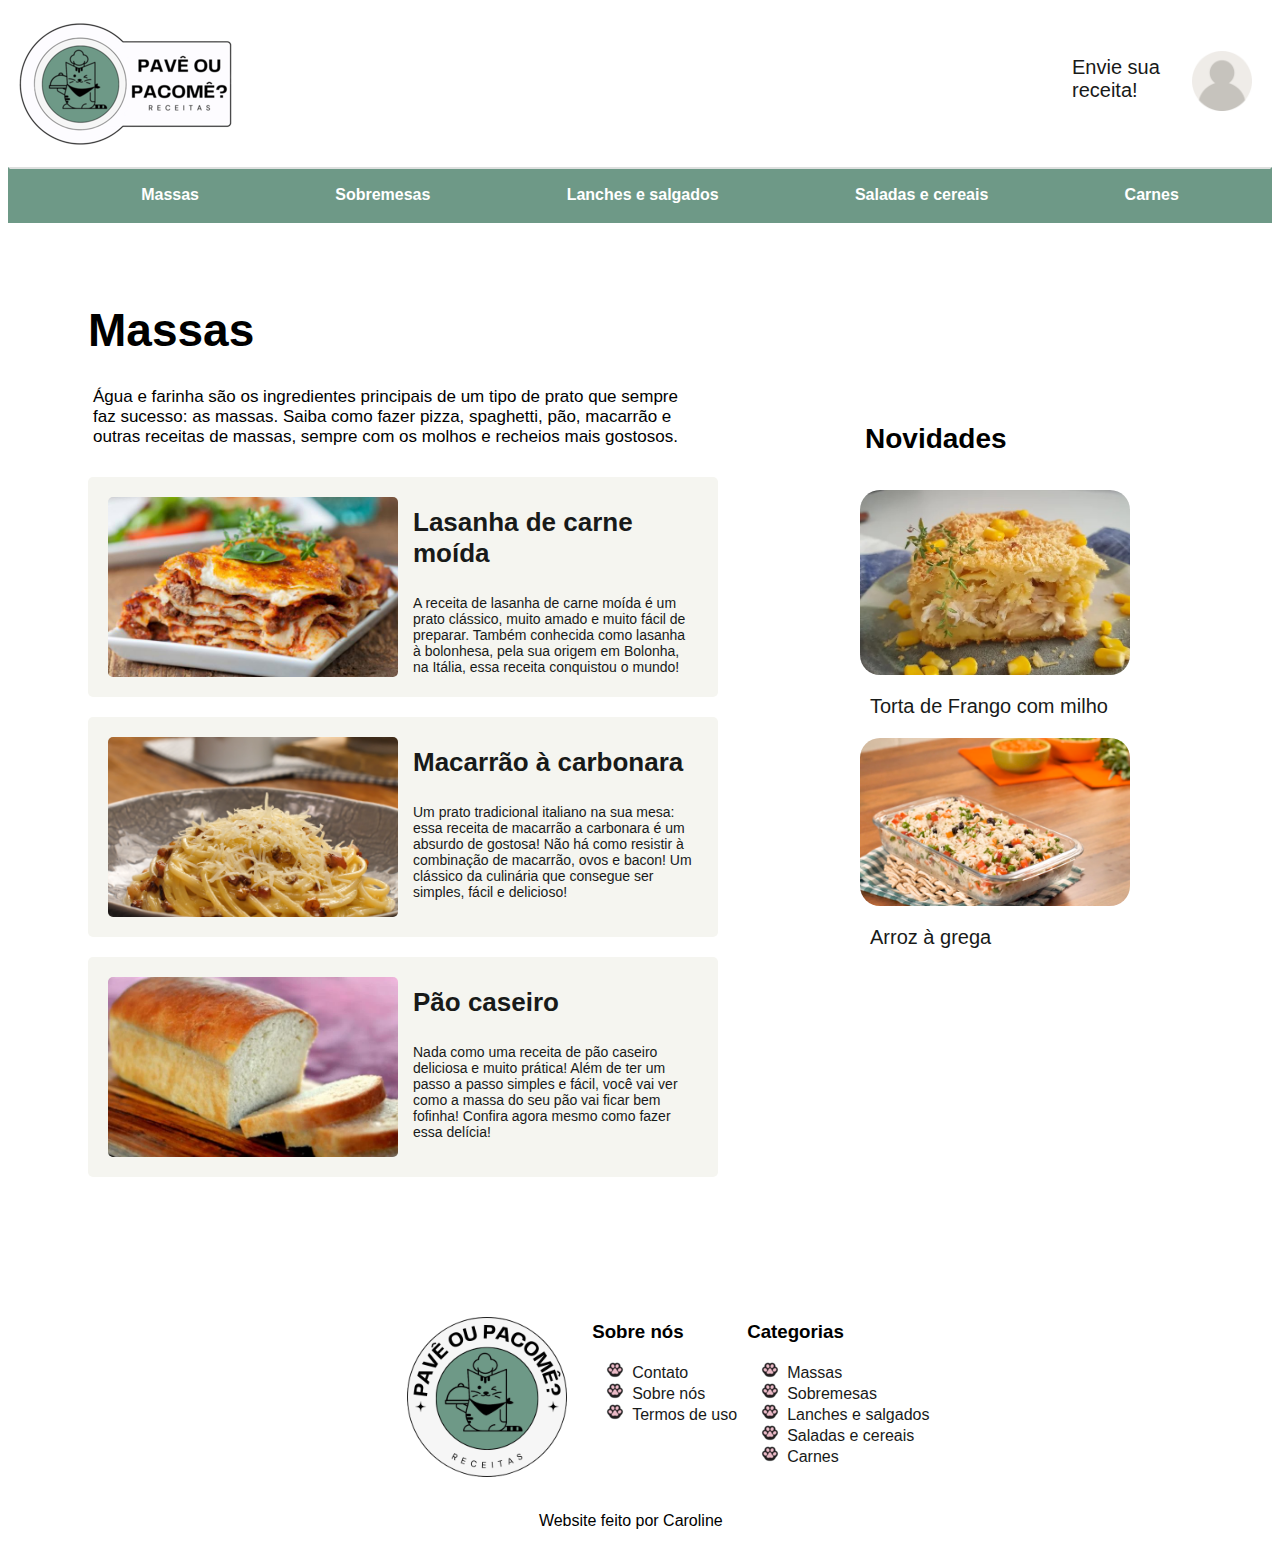
<file: Massas/massas.html>
<!DOCTYPE html>

<html lang="pt-br">
<head>
    <meta charset="utf-8" />
    <title>Pavê ou pacomê?</title>	
	<link rel="stylesheet" href="../css/categorias.css">
</head>
<body>
   <header>
       <a href="../index.html" > <img src="../imagens/imgprinc.png" alt="Logo" id="menu"></a>
	   <p> <a href="../login.html"><img src="../imagens/conta.png" alt="Login" id="login"></a> </p>
	   <p id="envio"><a href="../envio.html" >Envie sua receita!</a> </p>
       <nav class="clear">
	    <ul>
		  <li><a href="../Massas/massas.html" class="n_links" >Massas</a> </li>
		  <li><a href="../Sobremesas/sobremesas.html" class="n_links" >Sobremesas</a> </li>
		  <li><a href="../lanesel/les.html" class="n_links" >Lanches e salgados</a> </li>
		  <li><a href="../salecel/sec.html" class="n_links" >Saladas e cereais</a> </li>
		  <li><a href="../Carnes/carnes.html" class="n_links" >Carnes</a></li>
		</ul>
	   </nav>
   </header>
   
   <main>
       <section>
	      <h1>Massas</h1>
		  <p id="desc" >Água e farinha são os ingredientes principais de um tipo de prato que sempre
		  faz sucesso: as massas. Saiba como fazer pizza, spaghetti, pão, macarrão e outras receitas
		  de massas, sempre com os molhos e recheios mais gostosos.</p>
	      <article>
	   </section>
	   <section>
		  <a href="lasanha.html" class="a_rec" >
			<article class="receita" > 
				<img src="../imagens/lasanha.jpg" alt="Lasanha" class="img_rec" >
				<div class="sobre" >
					<p class="nome" >Lasanha de carne moída</p>
					<p class="desc_rec" >A receita de lasanha de carne moída é um prato clássico, muito amado e muito fácil de preparar.
		  			Também conhecida como lasanha à bolonhesa, pela sua origem em Bolonha, na Itália, essa receita conquistou o mundo!</p>
				</div>
			</article>
		  </a>
		  
		  <a href="macarrão.html" class="a_rec" >
			<article class="receita" > 
				<img src="../imagens/macarrao.jpg" alt="Macarrão à carbonara" class="img_rec" >
				<div class="sobre" >
					<p class="nome" >Macarrão à carbonara</p>
					<p class="desc_rec" >Um prato tradicional italiano na sua mesa: essa receita de macarrão a carbonara é um absurdo
		  			de gostosa! Não há como resistir à combinação de macarrão, ovos e bacon! Um clássico da culinária que consegue ser
					 simples, fácil e delicioso!</p>
				</div>
			</article>
		  </a>

		  <a href="pão.html" class="a_rec" >
			<article class="receita" > 
				<img src="../imagens/pao.jpg" alt="Pão" class="img_rec" >
				<div class="sobre" >
					<p class="nome" >Pão caseiro</p>
					<p class="desc_rec" >Nada como uma receita de pão caseiro deliciosa e muito prática! Além de ter um passo a passo simples
		 			 e fácil, você vai ver como a massa do seu pão vai ficar bem fofinha! Confira agora mesmo como fazer essa delícia!</p>
				</div>
			</article>
	 	  </a>
	   </section>
   </main>
   
   <aside>
       <section>
	   <h2 id="aside_h2" >Novidades</h2>
		<a href="../Carnes/milho.html" class="a_aside" >
		  <article class="rec" >
		    <img src="../imagens/torta.jpg" alt="Torta de Frango com milho" class="imgaside" >
			<p class="asidetext" >Torta de Frango com milho</p>
		  </article>
		</a>
		  
		<a href="../salecel/arroz.html" class="a_aside" >
		  <article class="rec" >
		    <img src="../imagens/arroz.jpg" alt="Arroz à grega" class="imgaside" >
			<p class="asidetext" >Arroz à grega</p>
		  </article>
		</a>
	   </section>
   </aside>
   
   <footer>
	   <section class="clear" >
       <img src="../imagens/Logo.png" alt="Logo" id="rodape" >
	   </section>
	   
	   <section class="colunas" >
	      <h3>Sobre nós</h3>
		  <ul>
		    <li><a href="../index.html">Contato</a></li>
			<li><a href="../index.html">Sobre nós</a></li>
			<li><a href="../index.html">Termos de uso</a></li>
		  <ul>
	   </section>
	   
	   <section class="colunas" >
	      <h3>Categorias</h3>
		  <ul>
			<li><a href="../Massas/massas.html">Massas</a></li>
			<li><a href="../Sobremesas/sobremesas.html">Sobremesas</a> </li>
			<li><a href="../lanesel/les.html">Lanches e salgados</a></li>
			<li><a href="../salecel/sec.html">Saladas e cereais</a> </li>
			<li><a href="../Carnes/carnes.html">Carnes</a> </li>
		  <ul>
	   </section>
           <p id="creditos" >Website feito por Caroline</p>
   </footer>
   
</body>
</html>
</file>
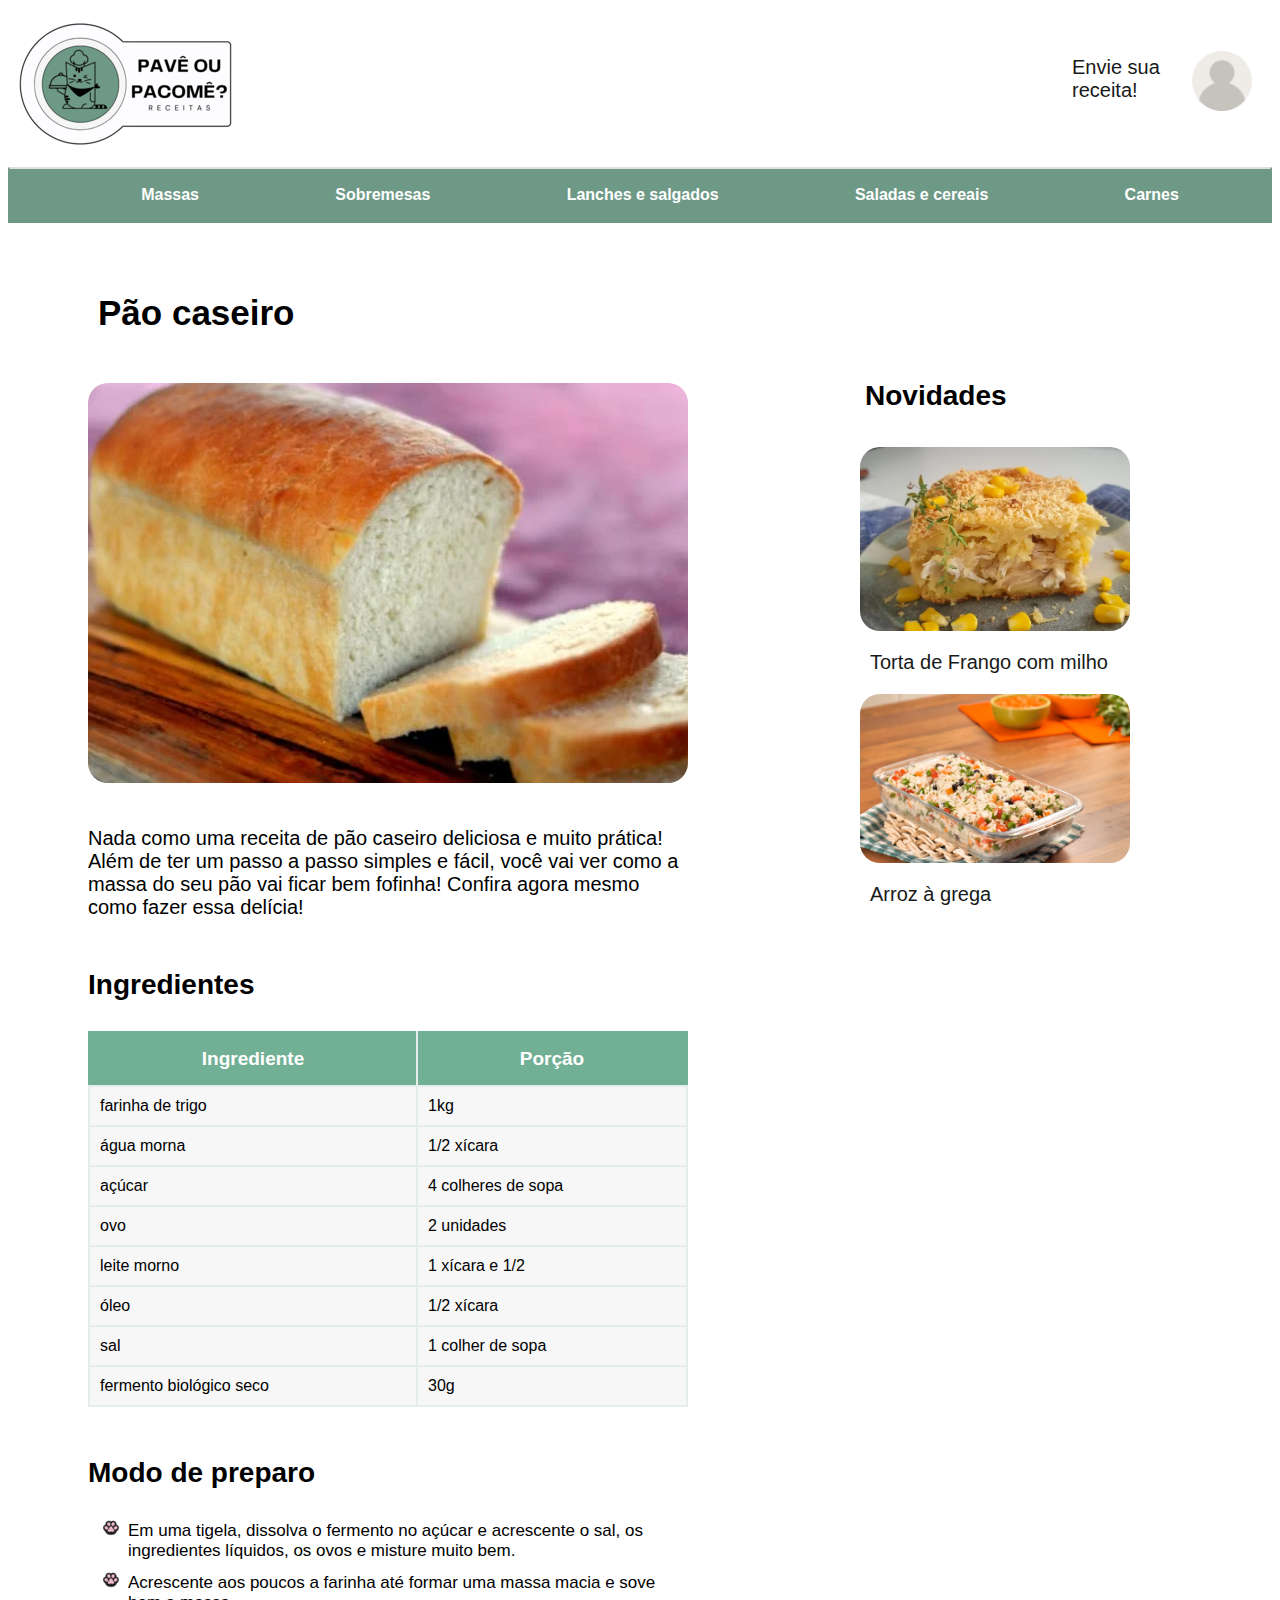
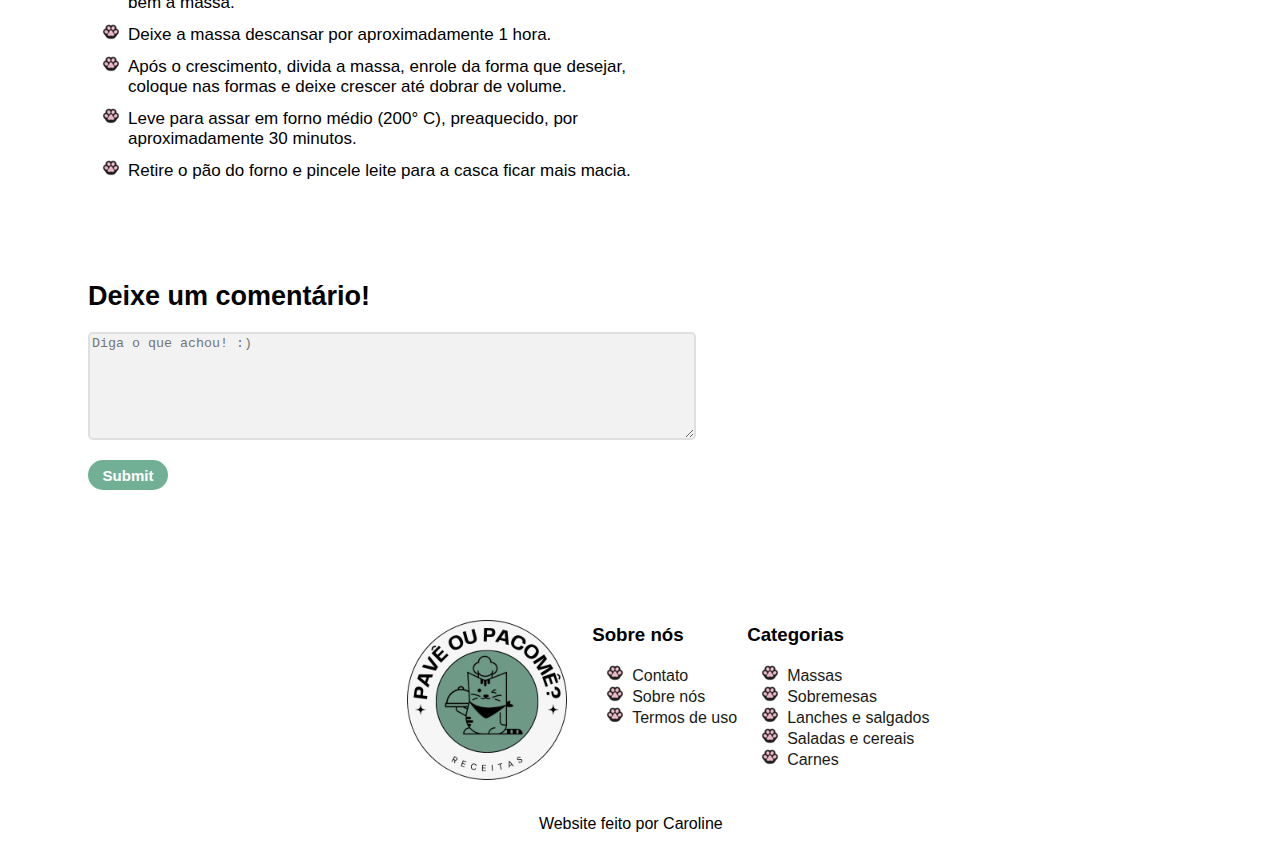
<file: Massas/pão.html>
<!DOCTYPE html>

<html lang="pt-br">
<head>
    <meta charset="utf-8" />
    <title>Pavê ou pacomê?</title>
	<link rel="stylesheet" href="../css/receita.css">
</head>
<body>
   <header>
       <a href="../index.html" > <img src="../imagens/imgprinc.png" alt="Logo" id="menu"></a>
	   <p> <a href="../login.html"><img src="../imagens/conta.png" alt="Login" id="login"></a> </p>
	   <p id="envio"><a href="../envio.html" >Envie sua receita!</a> </p>
       <nav class="clear">
	    <ul>
		  <li><a href="../Massas/massas.html" class="n_links" >Massas</a> </li>
		  <li><a href="../Sobremesas/sobremesas.html" class="n_links" >Sobremesas</a> </li>
		  <li><a href="../lanesel/les.html" class="n_links" >Lanches e salgados</a> </li>
		  <li><a href="../salecel/sec.html" class="n_links" >Saladas e cereais</a> </li>
		  <li><a href="../Carnes/carnes.html" class="n_links" >Carnes</a></li>
		</ul>
	   </nav>
   </header>
   
   <main>
       <section>
	      <h1>Pão caseiro</h1>
		  <img src="../imagens/pao.jpg" alt="Pão" id="img_rec" >
		  <p id="desc" >Nada como uma receita de pão caseiro deliciosa e muito prática! Além de ter um passo a passo simples
		  e fácil, você vai ver como a massa do seu pão vai ficar bem fofinha! Confira agora mesmo como fazer essa delícia!</p>
	   </section>
	   
	   <section>
	      <h2>Ingredientes</h2>
	      <table>
          <tr>
            <th id="left" >Ingrediente</th>
	        <th id="right" >Porção</th>
          </tr>
          <tr>
            <td>farinha de trigo</td>
	        <td>1kg</td>
          </tr>
          <tr>
            <td>água morna</td>
	        <td>1/2 xícara</td>
          </tr>
          <tr>
            <td>açúcar</td>
	        <td>4 colheres de sopa</td>
          </tr>
		  <tr>
            <td>ovo</td>
	        <td>2 unidades</td>
          </tr>
		  <tr>
            <td>leite morno</td>
	        <td>1 xícara e 1/2</td>
          </tr>
		  <tr>
            <td>óleo</td>
	        <td>1/2 xícara</td>
          </tr>
		  <tr>
            <td>sal</td>
	        <td>1 colher de sopa</td>
          </tr>
		  <tr>
            <td>fermento biológico seco</td>
	        <td>30g</td>
          </tr>
          </table> 
	   </section>
	   
	   <section>
	      <h2>Modo de preparo</h2>
		  <ul id="inst">
		    <li class="lista" >Em uma tigela, dissolva o fermento no açúcar e acrescente o sal, os ingredientes líquidos, os ovos e misture muito bem.</li>
			<li class="lista" >Acrescente aos poucos a farinha até formar uma massa macia e sove bem a massa.</li>
			<li class="lista" >Deixe a massa descansar por aproximadamente 1 hora.</li>
			<li class="lista" >Após o crescimento, divida a massa, enrole da forma que desejar, coloque nas formas e deixe crescer até dobrar de volume.</li>
			<li class="lista" >Leve para assar em forno médio (200° C), preaquecido, por aproximadamente 30 minutos.</li>
			<li class="lista" >Retire o pão do forno e pincele leite para a casca ficar mais macia.</li>
		  </ul>
	   </section>
	   
	   <section>
	      <h3 id="coment" >Deixe um comentário!</h3>
		  <form action="pão.html">
			<p>
			<textarea name="texto" id="texto" placeholder="Diga o que achou! :)"></textarea>
			</p>
			<input type="submit" >
			</form>
	   </section>
   </main>
   
   <aside>
       <section>
	   <h2 id="aside_h2" >Novidades</h2>
		<a href="../Carnes/milho.html" class="a_aside" >
		  <article class="rec" >
		    <img src="../imagens/torta.jpg" alt="Torta de Frango com milho" class="imgaside" >
			<p class="asidetext" >Torta de Frango com milho</p>
		  </article>
		</a>
		  
		<a href="../salecel/arroz.html" class="a_aside" >
		  <article class="rec" >
		    <img src="../imagens/arroz.jpg" alt="Arroz à grega" class="imgaside" >
			<p class="asidetext" >Arroz à grega</p>
		  </article>
		</a>
	   </section>
   </aside>
	   
   <footer>
	   <section class="clear" >
		<img src="../imagens/Logo.png" alt="Logo" id="rodape" >
	   </section>
	   
	   <section class="colunas" >
	      <h3>Sobre nós</h3>
		  <ul>
		    <li><a href="../index.html">Contato</a></li>
			<li><a href="../index.html">Sobre nós</a></li>
			<li><a href="../index.html">Termos de uso</a></li>
		  <ul>
	   </section>
	   
	   <section class="colunas" >
	      <h3>Categorias</h3>
		  <ul>
			<li><a href="../Massas/massas.html">Massas</a></li>
			<li><a href="../Sobremesas/sobremesas.html">Sobremesas</a> </li>
			<li><a href="../lanesel/les.html">Lanches e salgados</a></li>
			<li><a href="../salecel/sec.html">Saladas e cereais</a> </li>
			<li><a href="../Carnes/carnes.html">Carnes</a> </li>
		  <ul>
	   </section>
           <p id="creditos" >Website feito por Caroline</p>
   </footer>
   
</body>
</html>
</file>
<file: css/principal.css>
a {
		text-decoration: none;
		color: #181a19;
	}
	
	a:hover {
		text-decoration: underline;
	}	
	
	#menu {
		float: left;
		margin-top: 5px;
		margin-bottom: 20px;
		margin-left: 10px;
	}
	
	#login {
		top: 80px;
		float: right;
		width: 60px;
		height: 60px;
		margin: 35px 20px 0px 20px;
	}
	
	#envio {
		float: right;
		left: 40px;
		width: 90px;
		font-size: 20px;
		margin: 40px 10px 0px 20px;
	}
	
	nav ul li{
		display: inline;
		margin: 5%;
		padding: 5px; 
		font-size: 16px;
		font-weight: bold;
	}

	nav{
		text-align: center;
		background-color: #6E9987;
		padding: 1px;
		border: 2px solid #6E9987;
		border-top-color: #dee0df;
	}
	
	.n_links {
		color: white;
	}
	
	
	
	
	h2 {
		margin-top: 70px;
		margin-left: 9.5%;
		font-size: 45px;
	}	
	
	section.amostra {
		width: 1100px;
		height: 800px;
		margin-left: 6%;
		padding: 10px;
	}	
	
	article {
		float: left;
		width: 460px;
		height: 370px;
		margin-left: 5%;
		margin-bottom: 30px;
		text-align: center;
		background-color: #ededed;
		border-radius: 10px;
	}
	
	p.name {
		font-size: 22px;
		font-weight: bold;
		color: #2d403d;
	}
	
	img.content {
		width: 460px;
		height: 290px;
		border-radius: 10px;
	}	
	
	p.name:hover {
		color: #614060;
	}
	
	
	
	
	
	
	#rodape {
		float: left;
		width: 200px;
		height: 200px;
		margin-top: 100px;
		margin-left: 30%;
	}
	
	section.colunas {
		float: left;
		margin: 5px;
		margin-top: 105px;
	}
	
	section.colunas ul li {
		list-style-image: url("../imagens/pata.png");
	}
	
	.clear {
		clear: left;
	}
	
	#creditos{
		float: left;
		clear: both;
		margin-top: 15px;
		margin-left: 42%;
	}
	
	body {
		font-family: "gill sans", sans-serif;
	}
</file>
<file: css/envios.css>
a {
		text-decoration: none;
		color: #181a19;
	}
	
	a:hover {
		text-decoration: underline;
	}	
	
	#menu {
		float: left;
		margin-top: 5px;
		margin-bottom: 20px;
		margin-left: 10px;
	}
	
	#login {
		top: 80px;
		float: right;
		width: 60px;
		height: 60px;
		margin: 35px 20px 0px 20px;
	}
	
	#envio {
		float: right;
		left: 40px;
		width: 90px;
		font-size: 20px;
		margin: 40px 10px 0px 20px;
	}
	
	nav ul li{
		display: inline;
		margin: 5%;
		padding: 5px; 
		font-size: 16px;
		font-weight: bold;
	}

	nav{
		text-align: center;
		background-color: #6E9987;
		padding: 1px;
		border: 2px solid #6E9987;
		border-top-color: #dee0df;
	}
	
	.n_links {
		color: white;
	}
	
	


	h1 {
		margin: 30px;
		margin-left: 60px;
		margin-top:60px;
	}
	

	fieldset {
		width: 88%;
		border-radius: 10px;
		border-color: #7a645b;
		padding-left: 20px;
		margin-left: 60px;
		margin-top: 20px;
	}

	legend {
		font-size: 20px;
		font-weight: bold;
		padding: 10px;
	}
	
	label {
		margin-left: 10px;
	}

	input {
		width: 200px;
		background-color: #f2f2f2;
		border: 2px solid #dee0df;
		border-radius: 5px;
		padding: 5px;
		margin: 10px;
	}
	
	#cat {
		width: 140px;
		background-color: #f2f2f2;
		border: 2px solid #dee0df;
		border-radius: 5px;
	}
	
	input.numbers {
		width: 100px;
	}
	
	.t_area {
		float: left;
		width: 550px;
		margin-bottom: 10px;
	}
	
	textarea {
		width: 350px;
		height: 140px;
		background-color: #f2f2f2;
		border: 2px solid #dee0df;
		border-radius: 5px;
		margin-left: 10px;
	}

	input#submit {
		width: 140px;
		height: 45px;
		background-color: #72b096;
		border: 2px solid #72b096;
		border-radius: 80px;
		color: white;
		font-size: 20px;
		font-weight: bold;
		margin-top: 15px;
		margin-left: 42%;
	}






	
	#rodape {
		float: left;
		width: 200px;
		height: 200px;
		margin-top: 100px;
		margin-left: 30%;
	}
	
	section.colunas {
		float: left;
		margin: 5px;
		margin-top: 105px;
	}
	
	section.colunas ul li {
		list-style-image: url("../imagens/pata.png");
	}
	
	.clear {
		clear: left;
	}
	
	#creditos{
		float: left;
		clear: both;
		margin-top: 15px;
		margin-left: 42%;
	}
	
	body {
		font-family: "gill sans", sans-serif;
	}
</file>
<file: css/login.css>
a {
		text-decoration: none;
		color: #181a19;
	}
	
	a:hover {
		text-decoration: underline;
	}	
	
	#menu {
		float: left;
		margin-top: 5px;
		margin-bottom: 20px;
		margin-left: 10px;
	}
	
	#login {
		top: 80px;
		float: right;
		width: 60px;
		height: 60px;
		margin: 35px 20px 0px 20px;
	}
	
	#envio {
		float: right;
		left: 40px;
		width: 90px;
		font-size: 20px;
		margin: 40px 10px 0px 20px;
	}
	
	nav ul li{
		display: inline;
		margin: 5%;
		padding: 5px; 
		font-size: 16px;
		font-weight: bold;
	}

	nav{
		text-align: center;
		background-color: #6E9987;
		padding: 1px;
		border: 2px solid #6E9987;
		border-top-color: #dee0df;
	}
	
	.n_links {
		color: white;
	}
	
	
	
	section.login {
		width: 500px;
		height: 550px;
		padding: 20px;
		margin-top: 90px;
		margin-left: 30%;
		margin-bottom: 40px;
		text-align: center;
	}
	
	#conta {
		width: 250px;
		height: 250px;
	}
	
	input {
		width: 300px;
		height: 30px;
		background-color: #f2f2f2;
		border: 2px solid #dee0df;
		border-radius: 5px;
	}
	
	#submit {
		width: 80px;
		height: 30px;
		background-color: #72b096;
		border: 2px solid #72b096;
		border-radius: 80px;
		color: white;
		font-size: 15px;
		font-weight: bold;
	}




	#rodape {
		float: left;
		width: 200px;
		height: 200px;
		margin-top: 100px;
		margin-left: 30%;
	}
	
	section.colunas {
		float: left;
		margin: 5px;
		margin-top: 105px;
	}
		
	section.colunas ul li {
		list-style-image: url("../imagens/pata.png");
	}
	
	.clear {
		clear: left;
	}
	
	#creditos{
		float: left;
		clear: both;
		margin-top: 15px;
		margin-left: 42%;
	}
	
	body {
		font-family: "gill sans", sans-serif;
	}
</file>
<file: css/receita.css>
a {
		text-decoration: none;
		color: #181a19;
	}
	
	a:hover {
		text-decoration: underline;
	}	
	
	#menu {
		float: left;
		margin-top: 5px;
		margin-bottom: 20px;
		margin-left: 10px;
	}
	
	#login {
		top: 80px;
		float: right;
		width: 60px;
		height: 60px;
		margin: 35px 20px 0px 20px;
	}
	
	#envio {
		float: right;
		left: 40px;
		width: 90px;
		font-size: 20px;
		margin: 40px 10px 0px 20px;
	}
	
	nav ul li{
		display: inline;
		margin: 5%;
		padding: 5px; 
		font-size: 16px;
		font-weight: bold;
	}

	nav{
		text-align: center;
		background-color: #6E9987;
		padding: 1px;
		border: 2px solid #6E9987;
		border-top-color: #dee0df;
	}
	
	.n_links {
		color: white;
	}
	
	
	
	
	
	h1 {
		width: 600px;
		margin: 70px 15px 30px 90px;
		font-size: 35px;
	}

	#img_rec {
		width: 600px;
		height: 400px;
		margin: 20px 10px 30px 80px;
		border-radius: 20px;
	}
	
	#desc {
		font-size: 20px;
		margin: 10px 10px 20px 80px;
		width: 600px;
		
	}

	h2 {
		font-size: 28px;
		margin: 50px 10px 30px 80px;
	}

	table {
		width: 600px;
		margin-left: 80px;
		border-collapse: collapse;
	}

	th {
		background-color: #72b096;
		padding: 15px;
		font-size: 19px;
		color: white;
	}
	
	#left {
		border: 2px solid #72b096;
		border-right-color: #e4ede9;
		border-bottom-color: #e4ede9;
	}
	
	#right {
		border: 2px solid #72b096;
		border-left-color: #e4ede9;
		border-bottom-color: #e4ede9;
	}
	
	td {
		background-color: #f7f7f7;
		padding: 10px;
		border: 2px solid #e4ede9;
	}
	
	#inst {
		list-style-image: url("../imagens/pata.png");
		margin: 20px 10px 40px 80px;
	}
	
	li.lista {
		width: 550px;
		margin-bottom: 10px;
		padding: 0px;
		font-size: 17px;
	}

	#coment {
		font-size: 27px;
		margin: 100px 15px 20px 80px;
	}
	
	form {
		width: 600px;
		margin: 10px 10px 10px 80px;
	}

	textarea {
		width: 600px;
		height: 100px;
		background-color: #f2f2f2;
		border: 2px solid #dee0df;
		border-radius: 5px;
	}

	input {
		width: 80px;
		height: 30px;
		background-color: #72b096;
		border: 2px solid #72b096;
		border-radius: 80px;
		color: white;
		font-size: 15px;
		font-weight: bold;
	}
	
	
	
	
	aside {
		width: 300px;
		position: absolute;
		right: 120px;
		top: 330px;
	}
	
	.rec {
		margin-bottom: 18px;
	}
	
	#aside_h2 {
		margin-left: 5px;
		margin-bottom: 35px;
	}

	.imgaside {
		width: 90%;
		display: block; 
		border-radius: 20px;
	}

	.asidetext {
		font-size: 20px;
		margin-left: 10px;
	}
	
	a:hover.a_aside {
		text-decoration: none;
	}	
	
	
	
	#rodape {
		float: left;
		width: 200px;
		height: 200px;
		margin-top: 100px;
		margin-left: 30%;
	}
	
	section.colunas {
		float: left;
		margin: 5px;
		margin-top: 105px;
	}
		
	section.colunas ul li {
		list-style-image: url("../imagens/pata.png");
	}
	
	.clear {
		clear: left;
	}
	
	#creditos{
		float: left;
		clear: both;
		margin-top: 15px;
		margin-left: 42%;
	}
	
	body {
		font-family: "gill sans", sans-serif;
	}
</file>
<file: css/categorias.css>
a {
		text-decoration: none;
		color: #181a19;
	}
	
	a:hover {
		text-decoration: underline;
	}	
	
	#menu {
		float: left;
		margin-top: 5px;
		margin-bottom: 20px;
		margin-left: 10px;
	}
	
	#login {
		top: 80px;
		float: right;
		width: 60px;
		height: 60px;
		margin: 35px 20px 0px 20px;
	}
	
	#envio {
		float: right;
		left: 40px;
		width: 90px;
		font-size: 20px;
		margin: 40px 10px 0px 20px;
	}
	
	nav ul li{
		display: inline;
		margin: 5%;
		padding: 5px; 
		font-size: 16px;
		font-weight: bold;
	}

	nav{
		text-align: center;
		background-color: #6E9987;
		padding: 1px;
		border: 2px solid #6E9987;
		border-top-color: #dee0df;
	}
	
	.n_links {
		color: white;
	}


	main {
		width: 600px;
	}

	h1 {
		margin: 80px 15px 30px 80px;
		font-size: 46px;
	}
	
	#desc {
		width: 600px;
		margin: 20px 15px 30px 85px;
		font-size: 17px;
	}

	.receita {
		display: block;
		background-color: #f5f5f0;
		width: 600px;
		border-radius: 5px;
		height: 190px;
		padding: 15px;
		margin: 20px 10px 20px 80px;
	}
	
	img.img_rec {
		width: 290px;
		height: 180px;
		border-radius: 5px;
		float: left;
		margin-top:5px;
		margin-left: 5px;
	}	
	
	div.sobre {
		float: left;
		width: 280px;
		max-height: 180px;
		margin-left: 15px;
		margin-top: 5px;
	}

	p.nome {
		font-size: 26px;
		margin-top: 10px;
		font-weight: bold;
	}
	
	p.desc_rec {
		font-size: 14px;
	}
	
	a:hover.a_rec {
		text-decoration: none;
	}	




	aside {
		width: 300px;
		position: absolute;
		right: 120px;
		top: 400px;
	}
	
	.rec {
		margin-bottom: 18px;
	}
	
	#aside_h2 {
		font-size: 28px;
		margin-left: 5px;
		margin-bottom: 35px;
	}

	.imgaside {
		width: 90%;
		display: block; 
		border-radius: 20px;
	}

	.asidetext {
		font-size: 20px;
		margin-left: 10px;
	}

	a:hover.a_aside {
		text-decoration: none;
	}	
	
	


	#rodape {
		float: left;
		width: 200px;
		height: 200px;
		margin-top: 100px;
		margin-left: 30%;
	}
	
	section.colunas {
		float: left;
		margin: 5px;
		margin-top: 105px;
	}
	
	section.colunas ul li {
		list-style-image: url("../imagens/pata.png");
	}
	
	.clear {
		clear: left;
	}
	
	#creditos{
		float: left;
		clear: both;
		margin-top: 15px;
		margin-left: 42%;
	}
	
	body {
		font-family: "gill sans", sans-serif;
	}
</file>
